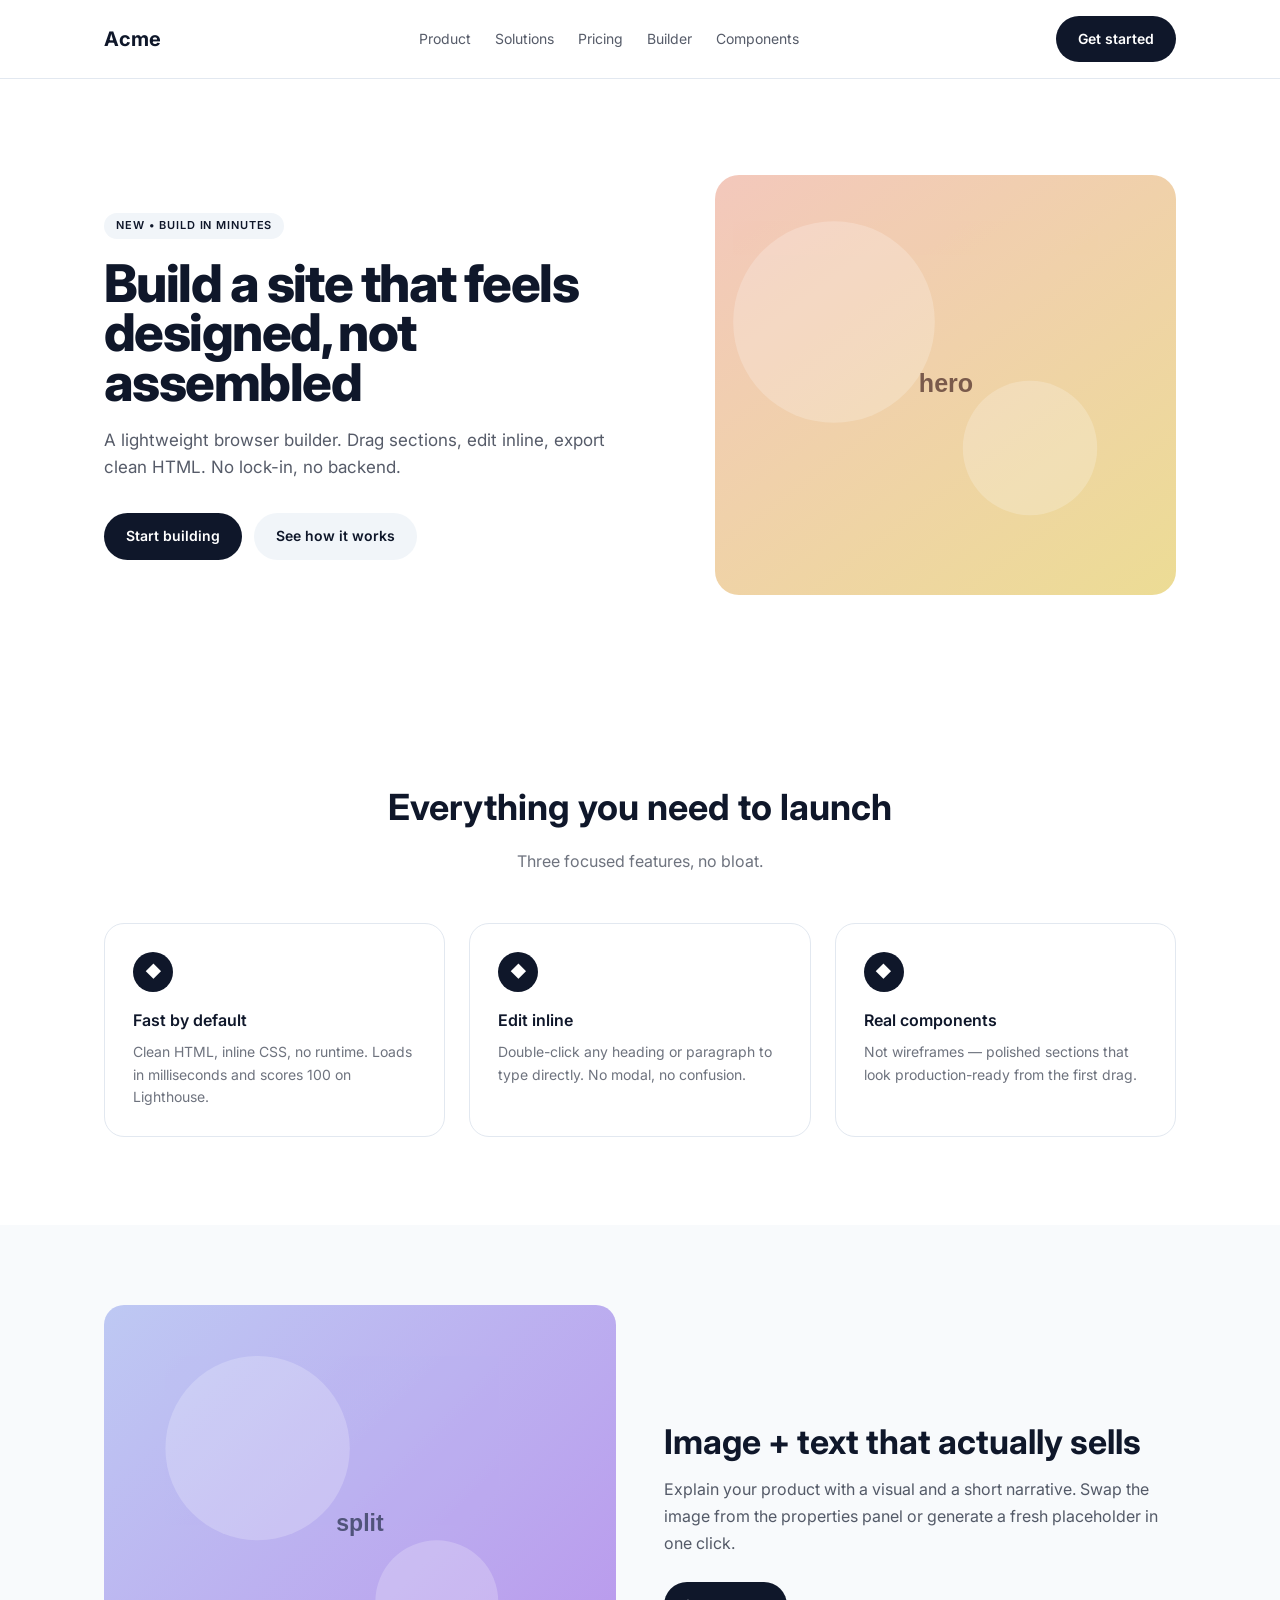
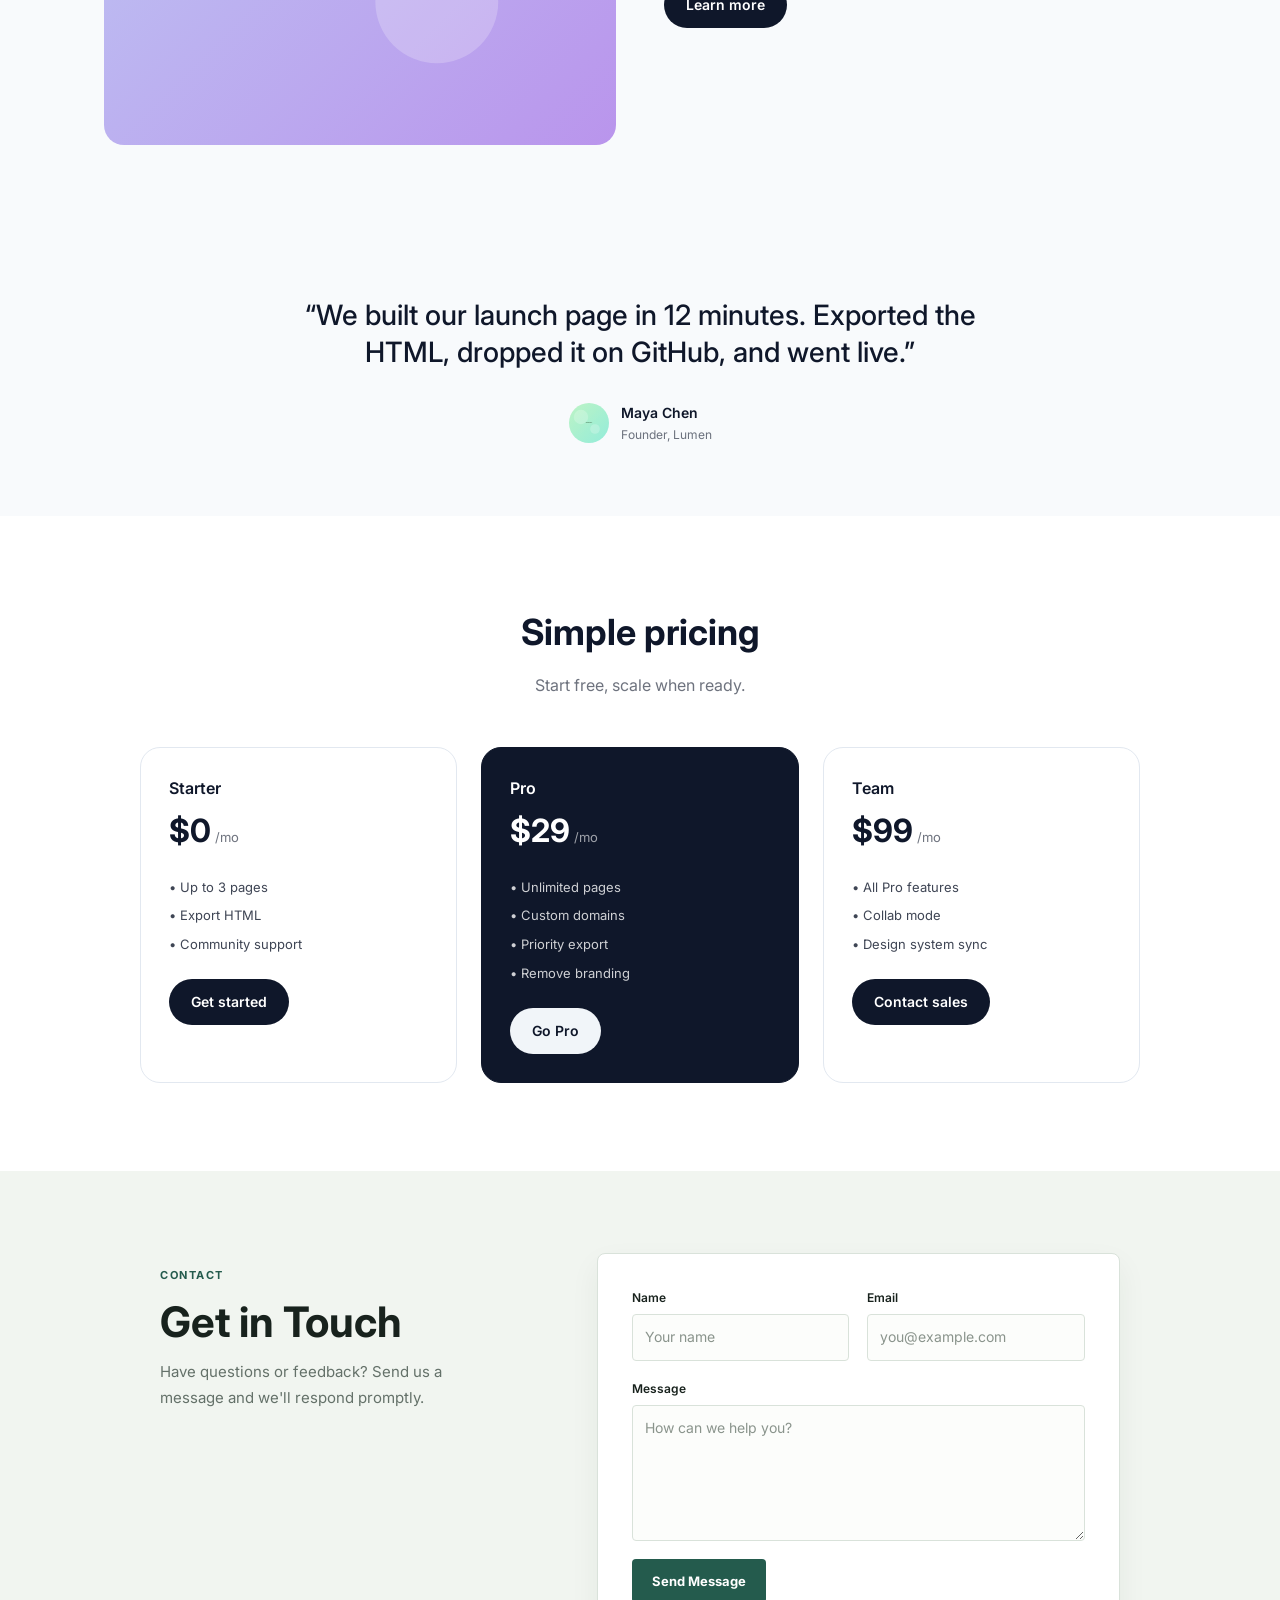
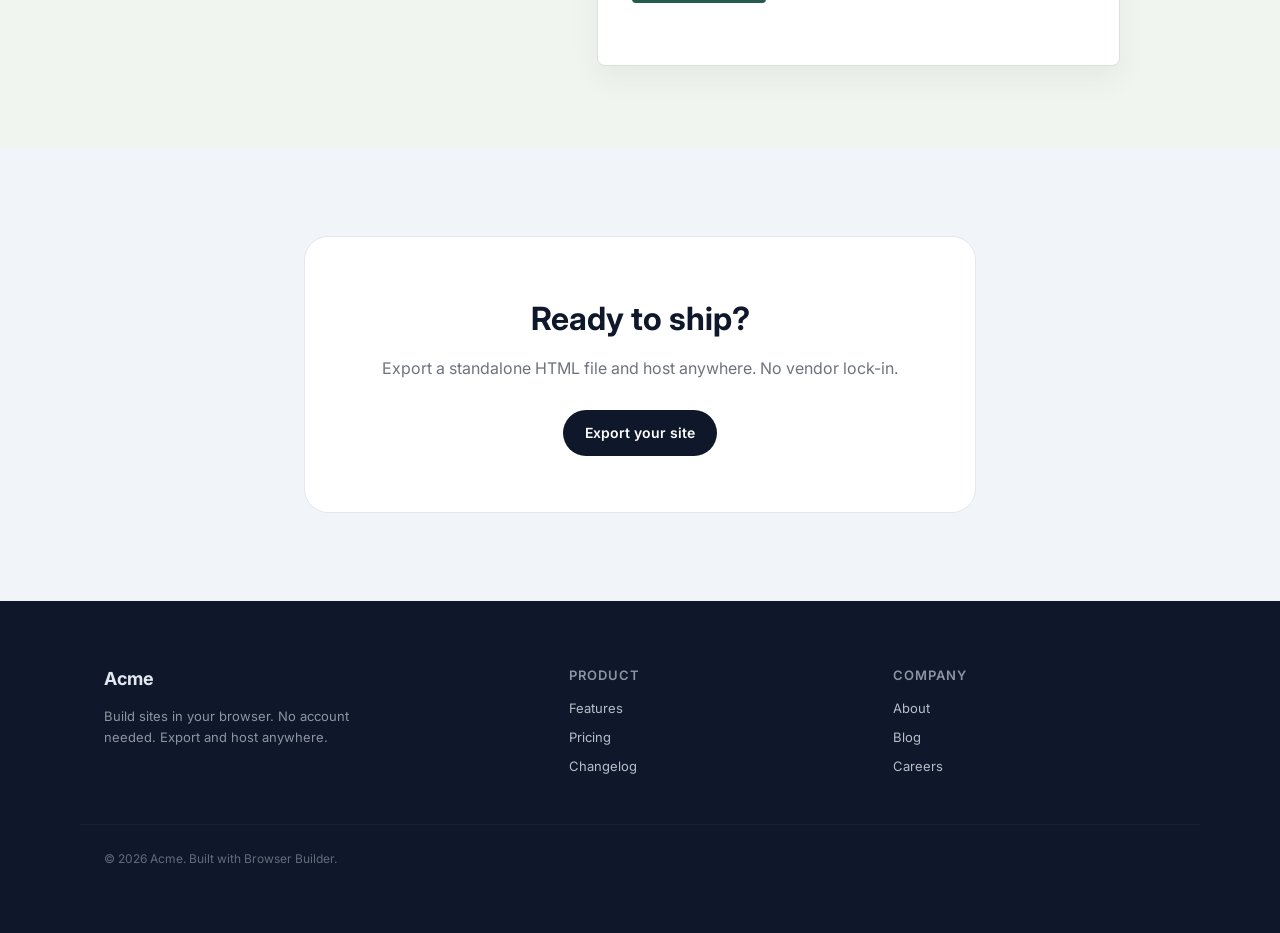
<file: index.html>
<!DOCTYPE html>
<html lang="en">
<head>
<meta charset="UTF-8"><meta name="viewport" content="width=device-width, initial-scale=1">
<title>Morning Light Solutions Web Builder</title>
<link href="https://fonts.googleapis.com/css2?family=Inter:wght@400;600;700;800&display=swap" rel="stylesheet">
<link rel="stylesheet" href="index.css">
<style>
*{box-sizing:border-box} body{margin:0;font-family:Inter, system-ui, -apple-system, sans-serif;color:#0f172a;background:#fff;line-height:1.6;-webkit-font-smoothing:antialiased}
img{max-width:100%} a{color:inherit;text-decoration:none}
@media(max-width:768px){ .grid-2{grid-template-columns:1fr !important} .grid-3{grid-template-columns:1fr !important} }
</style>
</head>
<body>
<header style="background:#ffffff;color:#0f172a;padding:0px 0;border-bottom:1px solid #e2e8f0"><div style="max-width:1120px;margin:0 auto;padding:16px 24px;display:flex;justify-content:space-between;align-items:center"><div style="font-weight:700;font-size:20px">Acme</div><nav style="display:flex;gap:24px;font-size:14px;opacity:.7"><span>Product</span><span>Solutions</span><span>Pricing</span></nav><a href="#" style="display:inline-flex;align-items:center;justify-content:center;padding:12px 22px;border-radius:999px;font-weight:600;font-size:14px;background:#0f172a;color:#fff">Get started</a></div></header>
<section style="background:#ffffff;color:#0f172a;padding:96px 0"><div style="max-width:1120px;margin:0 auto;padding:0 24px"><div style="display:grid;grid-template-columns:1.1fr 0.9fr;gap:48px;align-items:center" class="grid-2"><div><div style="display:inline-flex;background:#f1f5f9;padding:4px 12px;border-radius:999px;font-size:11px;font-weight:600;letter-spacing:.08em;text-transform:uppercase;margin-bottom:20px">New • Build in minutes</div><h1 style="font-size:52px;line-height:.95;font-weight:800;letter-spacing:-0.03em;margin:0 0 20px">Build a site that feels designed, not assembled</h1><p style="font-size:17px;line-height:1.6;opacity:.7;margin:0 0 32px;max-width:520px">A lightweight browser builder. Drag sections, edit inline, export clean HTML. No lock-in, no backend.</p><div style="display:flex;gap:12px"><a href="#" style="display:inline-flex;align-items:center;justify-content:center;padding:12px 22px;border-radius:999px;font-weight:600;font-size:14px;background:#0f172a;color:#fff">Start building</a><a href="#" style="display:inline-flex;padding:12px 22px;border-radius:999px;background:#f1f5f9;font-weight:600;font-size:14px">See how it works</a></div></div><div><img src="data:image/svg+xml,%3Csvg%20xmlns%3D'http%3A%2F%2Fwww.w3.org%2F2000%2Fsvg'%20width%3D'960'%20height%3D'720'%20viewBox%3D'0%200%20960%20720'%3E%3Cdefs%3E%3ClinearGradient%20id%3D'g'%20x1%3D'0'%20y1%3D'0'%20x2%3D'1'%20y2%3D'1'%3E%3Cstop%20offset%3D'0%25'%20stop-color%3D'hsl(10%2070%25%2085%25)'%2F%3E%3Cstop%20offset%3D'100%25'%20stop-color%3D'hsl(50%2070%25%2075%25)'%2F%3E%3C%2FlinearGradient%3E%3C%2Fdefs%3E%3Crect%20width%3D'960'%20height%3D'720'%20fill%3D'url(%23g)'%2F%3E%3Cg%20opacity%3D'0.22'%3E%3Ccircle%20cx%3D'288'%20cy%3D'251.99999999999997'%20r%3D'172.79999999999998'%20fill%3D'white'%2F%3E%3Ccircle%20cx%3D'624'%20cy%3D'468'%20r%3D'115.19999999999999'%20fill%3D'white'%2F%3E%3C%2Fg%3E%3Ctext%20x%3D'50%25'%20y%3D'50%25'%20dominant-baseline%3D'middle'%20text-anchor%3D'middle'%20font-family%3D'Inter%2C%20sans-serif'%20font-weight%3D'700'%20font-size%3D'43'%20fill%3D'hsl(10%2030%25%2025%25)'%20opacity%3D'0.75'%3Ehero%3C%2Ftext%3E%3C%2Fsvg%3E" alt="Hero" style="width:100%;height:420px;object-fit:cover;border-radius:24px;display:block"></div></div></div></section>
<section style="background:#ffffff;color:#0f172a;padding:88px 0;text-align:center"><div style="max-width:1120px;margin:0 auto;padding:0 24px"><div style="max-width:720px;margin:0 auto 48px"><h2 style="font-size:36px;font-weight:700;margin:0 0 12px">Everything you need to launch</h2><p style="opacity:.6;margin:0">Three focused features, no bloat.</p></div><div style="display:grid;grid-template-columns:repeat(3,1fr);gap:24px" class="grid-3"><div style="border:1px solid #e2e8f0;border-radius:20px;padding:28px;text-align:left;background:#fff"><div style="width:40px;height:40px;border-radius:999px;background:#0f172a;color:#fff;display:flex;align-items:center;justify-content:center;margin-bottom:16px">◆</div><div style="font-weight:600;margin-bottom:8px">Fast by default</div><div style="font-size:14px;line-height:1.6;opacity:.6">Clean HTML, inline CSS, no runtime. Loads in milliseconds and scores 100 on Lighthouse.</div></div><div style="border:1px solid #e2e8f0;border-radius:20px;padding:28px;text-align:left;background:#fff"><div style="width:40px;height:40px;border-radius:999px;background:#0f172a;color:#fff;display:flex;align-items:center;justify-content:center;margin-bottom:16px">◆</div><div style="font-weight:600;margin-bottom:8px">Edit inline</div><div style="font-size:14px;line-height:1.6;opacity:.6">Double-click any heading or paragraph to type directly. No modal, no confusion.</div></div><div style="border:1px solid #e2e8f0;border-radius:20px;padding:28px;text-align:left;background:#fff"><div style="width:40px;height:40px;border-radius:999px;background:#0f172a;color:#fff;display:flex;align-items:center;justify-content:center;margin-bottom:16px">◆</div><div style="font-weight:600;margin-bottom:8px">Real components</div><div style="font-size:14px;line-height:1.6;opacity:.6">Not wireframes — polished sections that look production-ready from the first drag.</div></div></div></div></section>
<section style="background:#f8fafc;color:#0f172a;padding:80px 0"><div style="max-width:1120px;margin:0 auto;padding:0 24px"><div style="display:grid;grid-template-columns:1fr 1fr;gap:48px;align-items:center" class="grid-2"><img src="data:image/svg+xml,%3Csvg%20xmlns%3D'http%3A%2F%2Fwww.w3.org%2F2000%2Fsvg'%20width%3D'800'%20height%3D'800'%20viewBox%3D'0%200%20800%20800'%3E%3Cdefs%3E%3ClinearGradient%20id%3D'g'%20x1%3D'0'%20y1%3D'0'%20x2%3D'1'%20y2%3D'1'%3E%3Cstop%20offset%3D'0%25'%20stop-color%3D'hsl(226%2070%25%2085%25)'%2F%3E%3Cstop%20offset%3D'100%25'%20stop-color%3D'hsl(266%2070%25%2075%25)'%2F%3E%3C%2FlinearGradient%3E%3C%2Fdefs%3E%3Crect%20width%3D'800'%20height%3D'800'%20fill%3D'url(%23g)'%2F%3E%3Cg%20opacity%3D'0.22'%3E%3Ccircle%20cx%3D'240'%20cy%3D'280'%20r%3D'144'%20fill%3D'white'%2F%3E%3Ccircle%20cx%3D'520'%20cy%3D'520'%20r%3D'96'%20fill%3D'white'%2F%3E%3C%2Fg%3E%3Ctext%20x%3D'50%25'%20y%3D'50%25'%20dominant-baseline%3D'middle'%20text-anchor%3D'middle'%20font-family%3D'Inter%2C%20sans-serif'%20font-weight%3D'700'%20font-size%3D'36'%20fill%3D'hsl(226%2030%25%2025%25)'%20opacity%3D'0.75'%3Esplit%3C%2Ftext%3E%3C%2Fsvg%3E" alt="Image + text that actually sells" style="width:100%;height:440px;object-fit:cover;border-radius:20px"><div><h2 style="font-size:34px;font-weight:700;line-height:1.1;margin:0 0 16px">Image + text that actually sells</h2><p style="font-size:16px;line-height:1.7;opacity:.7;margin:0 0 24px">Explain your product with a visual and a short narrative. Swap the image from the properties panel or generate a fresh placeholder in one click.</p><a href="#" style="display:inline-flex;align-items:center;justify-content:center;padding:12px 22px;border-radius:999px;font-weight:600;font-size:14px;background:#0f172a;color:#fff">Learn more</a></div></div></div></section>
<section style="background:#f8fafc;color:#0f172a;padding:72px 0;text-align:center"><div style="max-width:720px;margin:0 auto;padding:0 24px"><div style="font-size:28px;line-height:1.3;font-weight:500;margin-bottom:32px">“We built our launch page in 12 minutes. Exported the HTML, dropped it on GitHub, and went live.”</div><div style="display:flex;align-items:center;justify-content:center;gap:12px"><img src="data:image/svg+xml,%3Csvg%20xmlns%3D'http%3A%2F%2Fwww.w3.org%2F2000%2Fsvg'%20width%3D'200'%20height%3D'200'%20viewBox%3D'0%200%20200%20200'%3E%3Cdefs%3E%3ClinearGradient%20id%3D'g'%20x1%3D'0'%20y1%3D'0'%20x2%3D'1'%20y2%3D'1'%3E%3Cstop%20offset%3D'0%25'%20stop-color%3D'hsl(128%2070%25%2085%25)'%2F%3E%3Cstop%20offset%3D'100%25'%20stop-color%3D'hsl(168%2070%25%2075%25)'%2F%3E%3C%2FlinearGradient%3E%3C%2Fdefs%3E%3Crect%20width%3D'200'%20height%3D'200'%20fill%3D'url(%23g)'%2F%3E%3Cg%20opacity%3D'0.22'%3E%3Ccircle%20cx%3D'60'%20cy%3D'70'%20r%3D'36'%20fill%3D'white'%2F%3E%3Ccircle%20cx%3D'130'%20cy%3D'130'%20r%3D'24'%20fill%3D'white'%2F%3E%3C%2Fg%3E%3Ctext%20x%3D'50%25'%20y%3D'50%25'%20dominant-baseline%3D'middle'%20text-anchor%3D'middle'%20font-family%3D'Inter%2C%20sans-serif'%20font-weight%3D'700'%20font-size%3D'9'%20fill%3D'hsl(128%2030%25%2025%25)'%20opacity%3D'0.75'%3Eavatar1%3C%2Ftext%3E%3C%2Fsvg%3E" style="width:40px;height:40px;border-radius:999px;object-fit:cover"><div style="text-align:left"><div style="font-weight:600;font-size:14px">Maya Chen</div><div style="font-size:12px;opacity:.6">Founder, Lumen</div></div></div></div></section>
<section style="background:#ffffff;color:#0f172a;padding:88px 0;text-align:center"><div style="max-width:1120px;margin:0 auto;padding:0 24px"><div style="max-width:640px;margin:0 auto 48px"><h2 style="font-size:36px;font-weight:700;margin:0 0 12px">Simple pricing</h2><p style="opacity:.6;margin:0">Start free, scale when ready.</p></div><div style="display:grid;grid-template-columns:repeat(3,1fr);gap:24px;max-width:1000px;margin:0 auto" class="grid-3"><div style="border-radius:20px;border:1px solid #e2e8f0;padding:28px;text-align:left;background:#fff"><div style="font-weight:600;margin-bottom:4px">Starter</div><div style="display:flex;align-items:baseline;gap:4px;margin-bottom:20px"><span style="font-size:32px;font-weight:700">$0</span><span style="font-size:13px;opacity:.6">/mo</span></div><ul style="list-style:none;padding:0;margin:0 0 24px;display:grid;gap:8px"><li style="font-size:13px;display:flex;gap:8px;opacity:.8">• Up to 3 pages</li><li style="font-size:13px;display:flex;gap:8px;opacity:.8">• Export HTML</li><li style="font-size:13px;display:flex;gap:8px;opacity:.8">• Community support</li></ul><a href="#" style="display:inline-flex;align-items:center;justify-content:center;padding:12px 22px;border-radius:999px;font-weight:600;font-size:14px;background:#0f172a;color:#fff">Get started</a></div><div style="border-radius:20px;border:1px solid #0f172a;padding:28px;text-align:left;background:#0f172a;color:#fff"><div style="font-weight:600;margin-bottom:4px">Pro</div><div style="display:flex;align-items:baseline;gap:4px;margin-bottom:20px"><span style="font-size:32px;font-weight:700">$29</span><span style="font-size:13px;opacity:.6">/mo</span></div><ul style="list-style:none;padding:0;margin:0 0 24px;display:grid;gap:8px"><li style="font-size:13px;display:flex;gap:8px;opacity:.8">• Unlimited pages</li><li style="font-size:13px;display:flex;gap:8px;opacity:.8">• Custom domains</li><li style="font-size:13px;display:flex;gap:8px;opacity:.8">• Priority export</li><li style="font-size:13px;display:flex;gap:8px;opacity:.8">• Remove branding</li></ul><a href="#" style="display:inline-flex;align-items:center;justify-content:center;padding:12px 22px;border-radius:999px;font-weight:600;font-size:14px;background:#f1f5f9;color:#0f172a">Go Pro</a></div><div style="border-radius:20px;border:1px solid #e2e8f0;padding:28px;text-align:left;background:#fff"><div style="font-weight:600;margin-bottom:4px">Team</div><div style="display:flex;align-items:baseline;gap:4px;margin-bottom:20px"><span style="font-size:32px;font-weight:700">$99</span><span style="font-size:13px;opacity:.6">/mo</span></div><ul style="list-style:none;padding:0;margin:0 0 24px;display:grid;gap:8px"><li style="font-size:13px;display:flex;gap:8px;opacity:.8">• All Pro features</li><li style="font-size:13px;display:flex;gap:8px;opacity:.8">• Collab mode</li><li style="font-size:13px;display:flex;gap:8px;opacity:.8">• Design system sync</li></ul><a href="#" style="display:inline-flex;align-items:center;justify-content:center;padding:12px 22px;border-radius:999px;font-weight:600;font-size:14px;background:#0f172a;color:#fff">Contact sales</a></div></div></div></section>
<section class="contact-section" id="contact">
	<div class="contact-container">
		<div class="contact-header">
			<p class="contact-kicker">CONTACT</p>
			<h2>Get in Touch</h2>
			<p>Have questions or feedback? Send us a message and we'll respond promptly.</p>
		</div>
		<form class="contact-form" id="contactForm">
			<div class="form-group">
				<label for="name">Name</label>
				<input type="text" id="name" name="name" placeholder="Your name" autocomplete="name" required>
			</div>
			<div class="form-group">
				<label for="email">Email</label>
				<input type="email" id="email" name="email" placeholder="you@example.com" autocomplete="email" required>
			</div>
			<div class="form-group form-message">
				<label for="message">Message</label>
				<textarea id="message" name="message" rows="5" placeholder="How can we help you?" required></textarea>
			</div>
			<button type="submit" class="submit-btn">Send Message</button>
			<p class="contact-status" id="contactStatus" role="status" aria-live="polite"></p>
		</form>
	</div>
</section>
<section style="background:#f1f5f9;color:#0f172a;padding:88px 0;text-align:center"><div style="max-width:720px;margin:0 auto;padding:0 24px"><div style="border:1px solid #e2e8f0;background:#fff;border-radius:24px;padding:56px 40px"><h2 style="font-size:32px;font-weight:700;margin:0 0 12px">Ready to ship?</h2><p style="opacity:.6;margin:0 0 28px">Export a standalone HTML file and host anywhere. No vendor lock-in.</p><a href="#" style="display:inline-flex;align-items:center;justify-content:center;padding:12px 22px;border-radius:999px;font-weight:600;font-size:14px;background:#0f172a;color:#fff">Export your site</a></div></div></section>
<footer style="background:#0f172a;color:#e2e8f0;padding:64px 0"><div style="max-width:1120px;margin:0 auto;padding:0 24px;display:grid;grid-template-columns:1.2fr .8fr .8fr;gap:40px"><div><div style="font-weight:700;font-size:18px;margin-bottom:12px">Acme</div><div style="font-size:13px;opacity:.6;max-width:300px;line-height:1.6">Build sites in your browser. No account needed. Export and host anywhere.</div></div><div><div style="font-weight:600;font-size:13px;text-transform:uppercase;letter-spacing:.08em;opacity:.6;margin-bottom:12px">Product</div><div style="font-size:13px;opacity:.8;display:grid;gap:8px"><span>Features</span><span>Pricing</span><span>Changelog</span></div></div><div><div style="font-weight:600;font-size:13px;text-transform:uppercase;letter-spacing:.08em;opacity:.6;margin-bottom:12px">Company</div><div style="font-size:13px;opacity:.8;display:grid;gap:8px"><span>About</span><span>Blog</span><span>Careers</span></div></div></div><div style="max-width:1120px;margin:0 auto;padding:24px 24px 0;margin-top:48px;border-top:1px solid rgba(255,255,255,.1);font-size:12px;opacity:.4">© 2026 Acme. Built with Browser Builder.</div></footer>
<script src="index.js"></script>
</body>
</html>
</file>
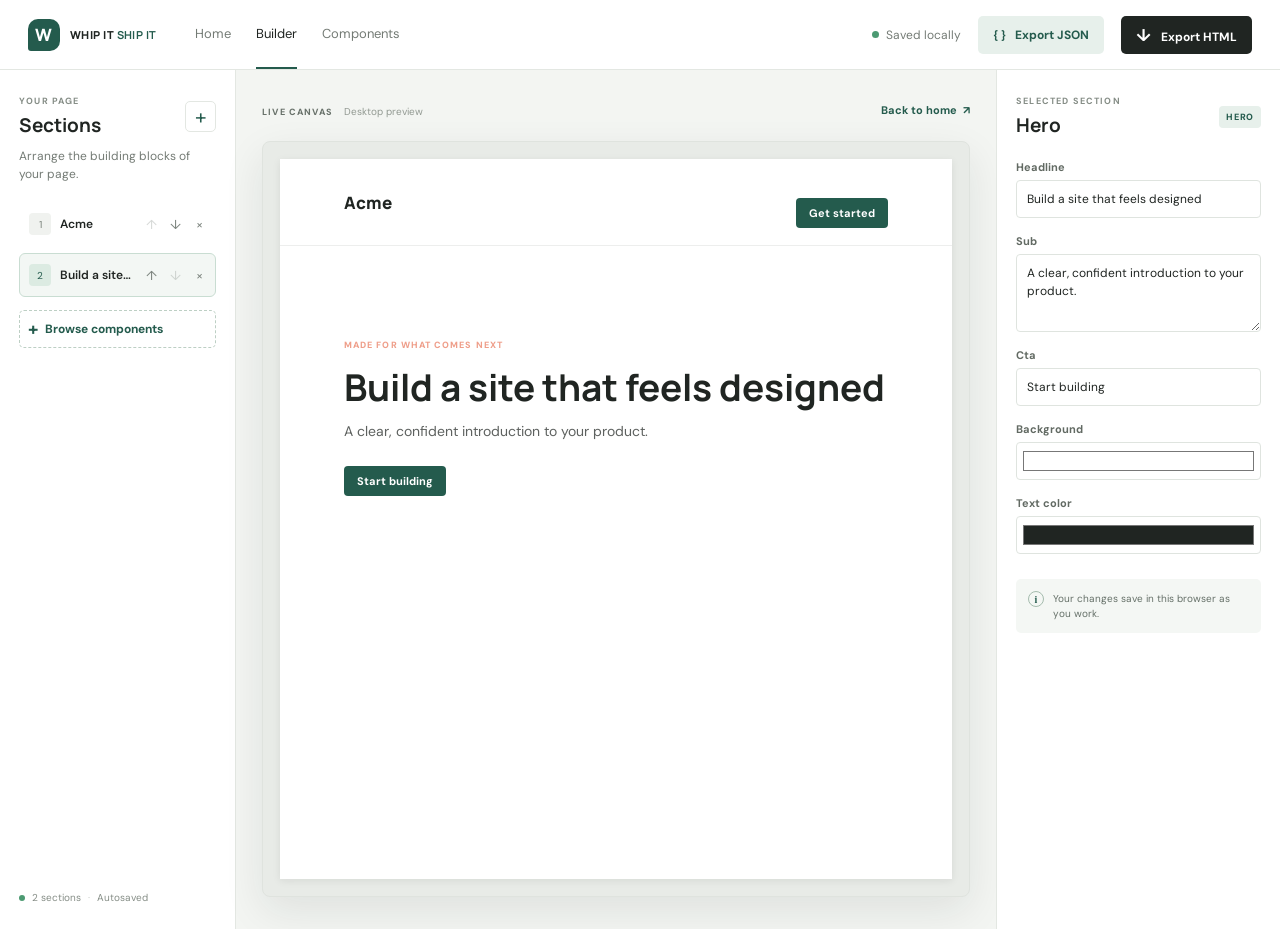
<file: builder.html>
<!doctype html>
<html lang="en">
<head>
	<meta charset="utf-8">
	<meta name="viewport" content="width=device-width, initial-scale=1">
	<meta name="theme-color" content="#f3f5f2">
	<title>Site Builder | Whip It Ship It</title>
	<link rel="preconnect" href="https://fonts.googleapis.com">
	<link rel="preconnect" href="https://fonts.gstatic.com" crossorigin>
	<link href="https://fonts.googleapis.com/css2?family=DM+Sans:wght@400;500;600;700&family=Manrope:wght@500;600;700;800&display=swap" rel="stylesheet">
	<link rel="stylesheet" href="builder.css">
	<script src="builder.js" defer></script>
</head>
<body>
	<div class="app-shell">
		<header class="topbar">
			<a class="brand" href="index.html" aria-label="Whip It Ship It home"><span class="brand-mark">W</span><span>WHIP IT <b>SHIP IT</b></span></a>
			<nav class="topnav" aria-label="Main navigation">
				<a href="index.html">Home</a>
				<a class="active" href="builder.html" aria-current="page">Builder</a>
				<a href="components.html">Components</a>
			</nav>
			<div class="top-actions">
				<span class="save-indicator" id="saveStatus" role="status">Saved locally</span>
				<button class="button button-light" id="exportJSONButton" type="button"><span aria-hidden="true">{ }</span> Export JSON</button>
				<button class="button button-dark" id="exportHTMLButton" type="button"><span aria-hidden="true">↓</span> Export HTML</button>
			</div>
		</header>

		<main class="workspace">
			<aside class="panel layers-panel" aria-labelledby="layersTitle">
				<div class="panel-heading"><div><p class="eyebrow">YOUR PAGE</p><h1 id="layersTitle">Sections</h1></div><a class="icon-button" href="components.html" aria-label="Add a section" title="Add a section">+</a></div>
				<p class="panel-copy">Arrange the building blocks of your page.</p>
				<ol id="blockList" class="block-list" aria-label="Page sections"></ol>
				<a class="add-section-link" href="components.html"><span aria-hidden="true">+</span> Browse components</a>
				<div class="layers-footer"><span class="status-dot"></span><span id="blockCount">0 sections</span><span class="footer-separator">·</span><span>Autosaved</span></div>
			</aside>

			<section class="preview-area" aria-label="Page preview">
				<div class="preview-toolbar"><div><span class="preview-label">LIVE CANVAS</span><span class="preview-size">Desktop preview</span></div><a class="text-link" href="index.html">Back to home <span aria-hidden="true">↗</span></a></div>
				<div class="canvas-frame"><div id="sitePreview" class="site-preview" aria-live="polite"></div></div>
			</section>

			<aside class="panel properties-panel" aria-labelledby="propertiesTitle">
				<div class="panel-heading"><div><p class="eyebrow">SELECTED SECTION</p><h2 id="propertiesTitle">Content</h2></div><span id="selectedType" class="type-tag">HERO</span></div>
				<p id="emptyProperties" class="empty-properties" hidden>Select a section on the left to edit its content.</p>
				<form id="propertiesForm" class="properties-form"></form>
				<div class="properties-help"><span aria-hidden="true">i</span><p>Your changes save in this browser as you work.</p></div>
			</aside>
		</main>
	</div>
	<div id="toast" class="toast" role="status" aria-live="polite"></div>
</body>
</html>
</file>
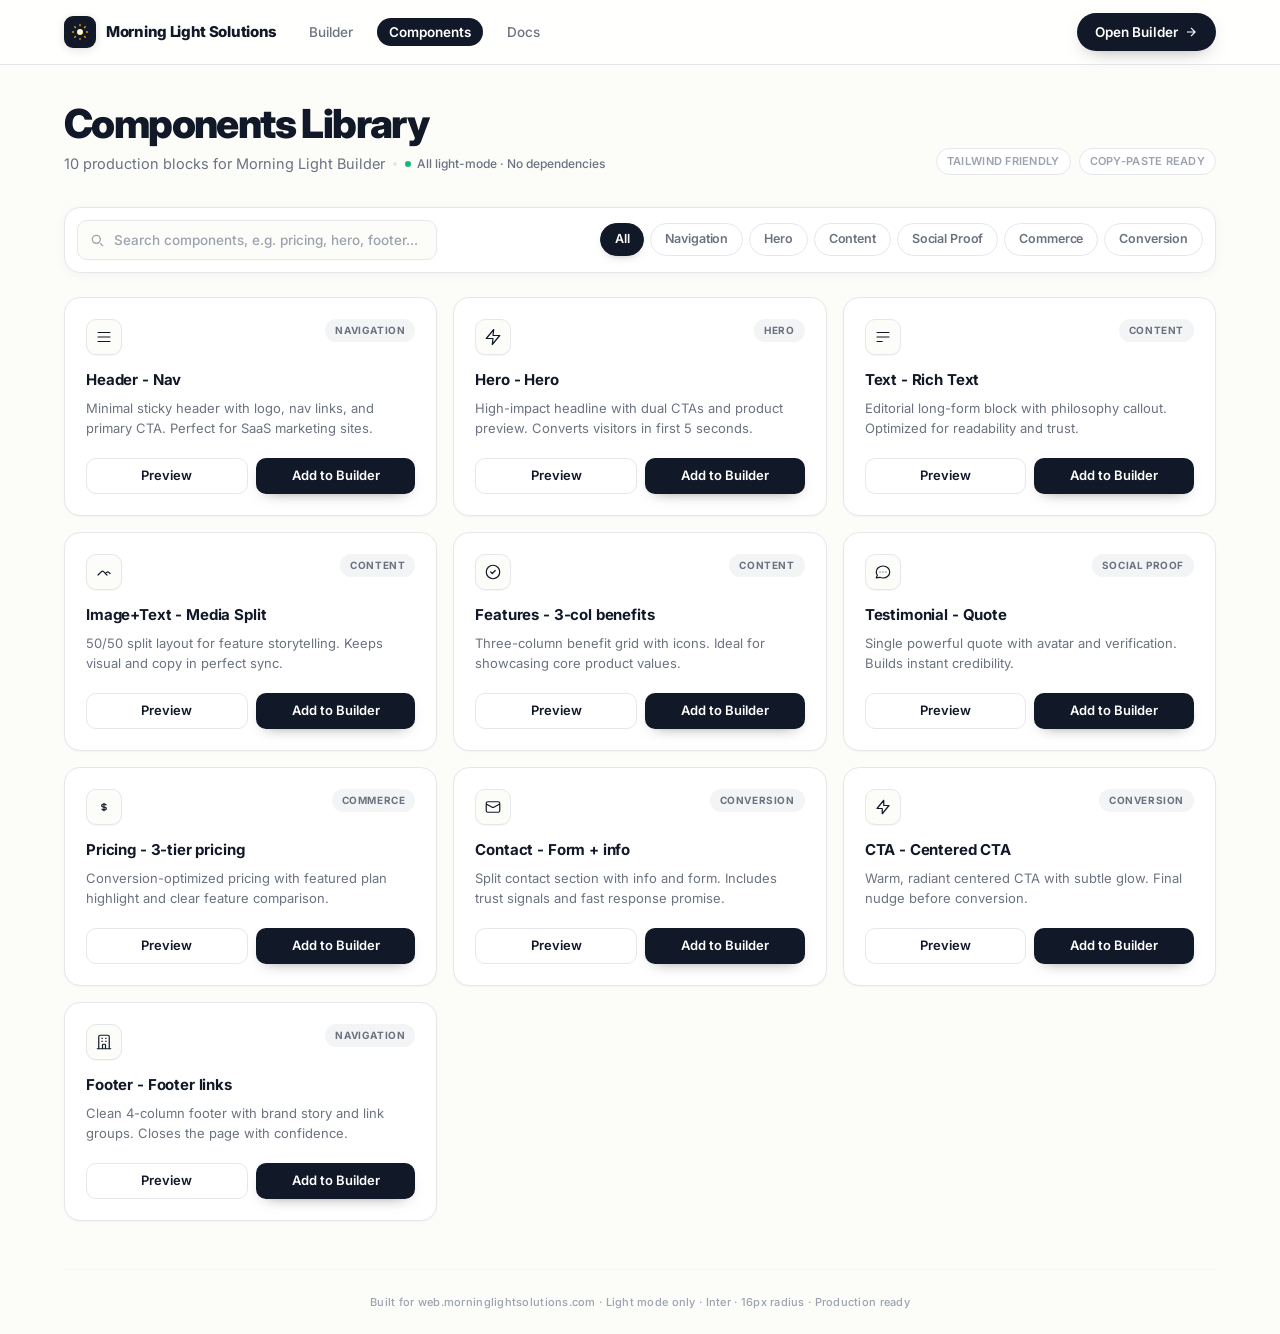
<file: components.html>
<!DOCTYPE html>
<html lang="en">
<head>
  <meta charset="UTF-8">
  <meta name="viewport" content="width=device-width, initial-scale=1">
  <title>React Artifact</title>
  <style>*,:after,:before{--tw-border-spacing-x:0;--tw-border-spacing-y:0;--tw-translate-x:0;--tw-translate-y:0;--tw-rotate:0;--tw-skew-x:0;--tw-skew-y:0;--tw-scale-x:1;--tw-scale-y:1;--tw-pan-x: ;--tw-pan-y: ;--tw-pinch-zoom: ;--tw-scroll-snap-strictness:proximity;--tw-gradient-from-position: ;--tw-gradient-via-position: ;--tw-gradient-to-position: ;--tw-ordinal: ;--tw-slashed-zero: ;--tw-numeric-figure: ;--tw-numeric-spacing: ;--tw-numeric-fraction: ;--tw-ring-inset: ;--tw-ring-offset-width:0px;--tw-ring-offset-color:#fff;--tw-ring-color:rgba(59,130,246,.5);--tw-ring-offset-shadow:0 0 #0000;--tw-ring-shadow:0 0 #0000;--tw-shadow:0 0 #0000;--tw-shadow-colored:0 0 #0000;--tw-blur: ;--tw-brightness: ;--tw-contrast: ;--tw-grayscale: ;--tw-hue-rotate: ;--tw-invert: ;--tw-saturate: ;--tw-sepia: ;--tw-drop-shadow: ;--tw-backdrop-blur: ;--tw-backdrop-brightness: ;--tw-backdrop-contrast: ;--tw-backdrop-grayscale: ;--tw-backdrop-hue-rotate: ;--tw-backdrop-invert: ;--tw-backdrop-opacity: ;--tw-backdrop-saturate: ;--tw-backdrop-sepia: ;--tw-contain-size: ;--tw-contain-layout: ;--tw-contain-paint: ;--tw-contain-style: }::backdrop{--tw-border-spacing-x:0;--tw-border-spacing-y:0;--tw-translate-x:0;--tw-translate-y:0;--tw-rotate:0;--tw-skew-x:0;--tw-skew-y:0;--tw-scale-x:1;--tw-scale-y:1;--tw-pan-x: ;--tw-pan-y: ;--tw-pinch-zoom: ;--tw-scroll-snap-strictness:proximity;--tw-gradient-from-position: ;--tw-gradient-via-position: ;--tw-gradient-to-position: ;--tw-ordinal: ;--tw-slashed-zero: ;--tw-numeric-figure: ;--tw-numeric-spacing: ;--tw-numeric-fraction: ;--tw-ring-inset: ;--tw-ring-offset-width:0px;--tw-ring-offset-color:#fff;--tw-ring-color:rgba(59,130,246,.5);--tw-ring-offset-shadow:0 0 #0000;--tw-ring-shadow:0 0 #0000;--tw-shadow:0 0 #0000;--tw-shadow-colored:0 0 #0000;--tw-blur: ;--tw-brightness: ;--tw-contrast: ;--tw-grayscale: ;--tw-hue-rotate: ;--tw-invert: ;--tw-saturate: ;--tw-sepia: ;--tw-drop-shadow: ;--tw-backdrop-blur: ;--tw-backdrop-brightness: ;--tw-backdrop-contrast: ;--tw-backdrop-grayscale: ;--tw-backdrop-hue-rotate: ;--tw-backdrop-invert: ;--tw-backdrop-opacity: ;--tw-backdrop-saturate: ;--tw-backdrop-sepia: ;--tw-contain-size: ;--tw-contain-layout: ;--tw-contain-paint: ;--tw-contain-style: }/*! tailwindcss v3.4.18 | MIT License | https://tailwindcss.com*/*,:after,:before{box-sizing:border-box;border:0 solid #e5e7eb}:after,:before{--tw-content:""}:host,html{line-height:1.5;-webkit-text-size-adjust:100%;-moz-tab-size:4;-o-tab-size:4;tab-size:4;font-family:ui-sans-serif,system-ui,sans-serif,Apple Color Emoji,Segoe UI Emoji,Segoe UI Symbol,Noto Color Emoji;font-feature-settings:normal;font-variation-settings:normal;-webkit-tap-highlight-color:transparent}body{line-height:inherit}hr{height:0;color:inherit;border-top-width:1px}abbr:where([title]){-webkit-text-decoration:underline dotted;text-decoration:underline dotted}h1,h2,h3,h4,h5,h6{font-size:inherit;font-weight:inherit}a{color:inherit;text-decoration:inherit}b,strong{font-weight:bolder}code,kbd,pre,samp{font-family:ui-monospace,SFMono-Regular,Menlo,Monaco,Consolas,Liberation Mono,Courier New,monospace;font-feature-settings:normal;font-variation-settings:normal;font-size:1em}small{font-size:80%}sub,sup{font-size:75%;line-height:0;position:relative;vertical-align:baseline}sub{bottom:-.25em}sup{top:-.5em}table{text-indent:0;border-color:inherit;border-collapse:collapse}button,input,optgroup,select,textarea{font-family:inherit;font-feature-settings:inherit;font-variation-settings:inherit;font-size:100%;font-weight:inherit;line-height:inherit;letter-spacing:inherit;color:inherit;margin:0;padding:0}button,select{text-transform:none}button,input:where([type=button]),input:where([type=reset]),input:where([type=submit]){-webkit-appearance:button;background-color:transparent;background-image:none}:-moz-focusring{outline:auto}:-moz-ui-invalid{box-shadow:none}progress{vertical-align:baseline}::-webkit-inner-spin-button,::-webkit-outer-spin-button{height:auto}[type=search]{-webkit-appearance:textfield;outline-offset:-2px}::-webkit-search-decoration{-webkit-appearance:none}::-webkit-file-upload-button{-webkit-appearance:button;font:inherit}summary{display:list-item}blockquote,dd,dl,figure,h1,h2,h3,h4,h5,h6,hr,p,pre{margin:0}fieldset{margin:0}fieldset,legend{padding:0}menu,ol,ul{list-style:none;margin:0;padding:0}dialog{padding:0}textarea{resize:vertical}input::-moz-placeholder,textarea::-moz-placeholder{opacity:1;color:#9ca3af}input::placeholder,textarea::placeholder{opacity:1;color:#9ca3af}[role=button],button{cursor:pointer}:disabled{cursor:default}audio,canvas,embed,iframe,img,object,svg,video{display:block;vertical-align:middle}img,video{max-width:100%;height:auto}[hidden]:where(:not([hidden=until-found])){display:none}.pointer-events-none{pointer-events:none}.pointer-events-auto{pointer-events:auto}.visible{visibility:visible}.fixed{position:fixed}.absolute{position:absolute}.relative{position:relative}.sticky{position:sticky}.inset-0{inset:0}.bottom-4{bottom:1rem}.left-3{left:.75rem}.right-4{right:1rem}.right-7{right:1.75rem}.top-0{top:0}.top-1\/2{top:50%}.top-7{top:1.75rem}.z-10{z-index:10}.z-30{z-index:30}.z-\[60\]{z-index:60}.z-\[70\]{z-index:70}.mx-auto{margin-left:auto;margin-right:auto}.mr-2{margin-right:.5rem}.mt-0\.5{margin-top:.125rem}.mt-1{margin-top:.25rem}.mt-12{margin-top:3rem}.mt-16{margin-top:4rem}.mt-2{margin-top:.5rem}.mt-2\.5{margin-top:.625rem}.mt-3{margin-top:.75rem}.mt-4{margin-top:1rem}.mt-5{margin-top:1.25rem}.mt-6{margin-top:1.5rem}.mt-8{margin-top:2rem}.line-clamp-2{overflow:hidden;display:-webkit-box;-webkit-box-orient:vertical;-webkit-line-clamp:2}.block{display:block}.flex{display:flex}.inline-flex{display:inline-flex}.grid{display:grid}.hidden{display:none}.h-1{height:.25rem}.h-1\.5{height:.375rem}.h-10{height:2.5rem}.h-2{height:.5rem}.h-4{height:1rem}.h-7{height:1.75rem}.h-8{height:2rem}.h-9{height:2.25rem}.h-\[36px\]{height:36px}.h-\[40px\]{height:40px}.h-\[64px\]{height:64px}.max-h-\[88vh\]{max-height:88vh}.min-h-\[420px\]{min-height:420px}.min-h-screen{min-height:100vh}.w-1{width:.25rem}.w-1\.5{width:.375rem}.w-10{width:2.5rem}.w-2{width:.5rem}.w-4{width:1rem}.w-7{width:1.75rem}.w-8{width:2rem}.w-9{width:2.25rem}.w-\[92vw\]{width:92vw}.w-full{width:100%}.max-w-\[1200px\]{max-width:1200px}.max-w-\[380px\]{max-width:380px}.max-w-\[980px\]{max-width:980px}.flex-1{flex:1 1 0%}.shrink-0{flex-shrink:0}.grow{flex-grow:1}.-translate-y-1\/2{--tw-translate-y:-50%;transform:translate(var(--tw-translate-x),var(--tw-translate-y)) rotate(var(--tw-rotate)) skewX(var(--tw-skew-x)) skewY(var(--tw-skew-y)) scaleX(var(--tw-scale-x)) scaleY(var(--tw-scale-y))}@keyframes pulse{50%{opacity:.5}}.animate-pulse{animation:pulse 2s cubic-bezier(.4,0,.6,1) infinite}.grid-cols-1{grid-template-columns:repeat(1,minmax(0,1fr))}.flex-col{flex-direction:column}.flex-wrap{flex-wrap:wrap}.items-start{align-items:flex-start}.items-center{align-items:center}.justify-center{justify-content:center}.justify-between{justify-content:space-between}.gap-1{gap:.25rem}.gap-1\.5{gap:.375rem}.gap-2{gap:.5rem}.gap-2\.5{gap:.625rem}.gap-3{gap:.75rem}.gap-4{gap:1rem}.gap-6{gap:1.5rem}.gap-8{gap:2rem}.overflow-auto{overflow:auto}.overflow-hidden{overflow:hidden}.rounded-\[10px\]{border-radius:10px}.rounded-\[12px\]{border-radius:12px}.rounded-\[14px\]{border-radius:14px}.rounded-\[15px\]{border-radius:15px}.rounded-\[16px\]{border-radius:16px}.rounded-\[20px\]{border-radius:20px}.rounded-\[9px\]{border-radius:9px}.rounded-full{border-radius:9999px}.border{border-width:1px}.border-b{border-bottom-width:1px}.border-t{border-top-width:1px}.border-dashed{border-style:dashed}.border-\[\#111827\]{--tw-border-opacity:1;border-color:rgb(17 24 39/var(--tw-border-opacity,1))}.border-\[\#e5e7eb\]{--tw-border-opacity:1;border-color:rgb(229 231 235/var(--tw-border-opacity,1))}.border-\[\#f3f4f6\]{--tw-border-opacity:1;border-color:rgb(243 244 246/var(--tw-border-opacity,1))}.border-amber-200{--tw-border-opacity:1;border-color:rgb(253 230 138/var(--tw-border-opacity,1))}.bg-\[\#111827\]{--tw-bg-opacity:1;background-color:rgb(17 24 39/var(--tw-bg-opacity,1))}.bg-\[\#111827\]\/30{background-color:rgba(17,24,39,.3)}.bg-\[\#e5e7eb\]{--tw-bg-opacity:1;background-color:rgb(229 231 235/var(--tw-bg-opacity,1))}.bg-\[\#f3f4f6\]{--tw-bg-opacity:1;background-color:rgb(243 244 246/var(--tw-bg-opacity,1))}.bg-\[\#fcfcf9\]{--tw-bg-opacity:1;background-color:rgb(252 252 249/var(--tw-bg-opacity,1))}.bg-amber-50{--tw-bg-opacity:1;background-color:rgb(255 251 235/var(--tw-bg-opacity,1))}.bg-amber-50\/60{background-color:rgba(255,251,235,.6)}.bg-amber-500{--tw-bg-opacity:1;background-color:rgb(245 158 11/var(--tw-bg-opacity,1))}.bg-emerald-400{--tw-bg-opacity:1;background-color:rgb(52 211 153/var(--tw-bg-opacity,1))}.bg-emerald-500{--tw-bg-opacity:1;background-color:rgb(16 185 129/var(--tw-bg-opacity,1))}.bg-white{--tw-bg-opacity:1;background-color:rgb(255 255 255/var(--tw-bg-opacity,1))}.bg-white\/80{background-color:hsla(0,0%,100%,.8)}.p-1{padding:.25rem}.p-12{padding:3rem}.p-3{padding:.75rem}.p-3\.5{padding:.875rem}.p-4{padding:1rem}.p-5{padding:1.25rem}.p-\[1px\]{padding:1px}.px-2\.5{padding-left:.625rem;padding-right:.625rem}.px-3{padding-left:.75rem;padding-right:.75rem}.px-3\.5{padding-left:.875rem;padding-right:.875rem}.px-4{padding-left:1rem;padding-right:1rem}.px-6{padding-left:1.5rem;padding-right:1.5rem}.px-\[18px\]{padding-left:18px;padding-right:18px}.py-1{padding-top:.25rem;padding-bottom:.25rem}.py-1\.5{padding-top:.375rem;padding-bottom:.375rem}.py-2{padding-top:.5rem;padding-bottom:.5rem}.py-3{padding-top:.75rem;padding-bottom:.75rem}.py-4{padding-top:1rem;padding-bottom:1rem}.py-\[9px\]{padding-top:9px;padding-bottom:9px}.pb-6{padding-bottom:1.5rem}.pl-9{padding-left:2.25rem}.pr-3{padding-right:.75rem}.pt-10{padding-top:2.5rem}.pt-6{padding-top:1.5rem}.text-center{text-align:center}.text-\[10px\]{font-size:10px}.text-\[11\.5px\]{font-size:11.5px}.text-\[11px\]{font-size:11px}.text-\[12\.5px\]{font-size:12.5px}.text-\[12px\]{font-size:12px}.text-\[13\.5px\]{font-size:13.5px}.text-\[13px\]{font-size:13px}.text-\[14\.5px\]{font-size:14.5px}.text-\[14px\]{font-size:14px}.text-\[15px\]{font-size:15px}.text-\[34px\]{font-size:34px}.font-\[800\]{font-weight:800}.font-\[850\]{font-weight:850}.font-bold{font-weight:700}.font-medium{font-weight:500}.font-semibold{font-weight:600}.leading-\[0\.95\]{line-height:.95}.leading-\[1\.4\]{line-height:1.4}.leading-\[1\.55\]{line-height:1.55}.leading-\[1\.6\]{line-height:1.6}.leading-none{line-height:1}.leading-tight{line-height:1.25}.tracking-\[-0\.01em\]{letter-spacing:-.01em}.tracking-\[-0\.02em\]{letter-spacing:-.02em}.tracking-\[-0\.04em\]{letter-spacing:-.04em}.tracking-\[0\.06em\]{letter-spacing:.06em}.tracking-wide{letter-spacing:.025em}.text-\[\#111827\]{--tw-text-opacity:1;color:rgb(17 24 39/var(--tw-text-opacity,1))}.text-\[\#6b7280\]{--tw-text-opacity:1;color:rgb(107 114 128/var(--tw-text-opacity,1))}.text-\[\#9ca3af\]{--tw-text-opacity:1;color:rgb(156 163 175/var(--tw-text-opacity,1))}.text-\[\#e5e7eb\]{--tw-text-opacity:1;color:rgb(229 231 235/var(--tw-text-opacity,1))}.text-amber-600{--tw-text-opacity:1;color:rgb(217 119 6/var(--tw-text-opacity,1))}.text-amber-800{--tw-text-opacity:1;color:rgb(146 64 14/var(--tw-text-opacity,1))}.text-emerald-700{--tw-text-opacity:1;color:rgb(4 120 87/var(--tw-text-opacity,1))}.text-white{--tw-text-opacity:1;color:rgb(255 255 255/var(--tw-text-opacity,1))}.shadow{--tw-shadow:0 1px 3px 0 rgba(0,0,0,.1),0 1px 2px -1px rgba(0,0,0,.1);--tw-shadow-colored:0 1px 3px 0 var(--tw-shadow-color),0 1px 2px -1px var(--tw-shadow-color)}.shadow,.shadow-\[0_16px_32px_-12px_rgba\(0\2c 0\2c 0\2c 0\.22\)\]{box-shadow:var(--tw-ring-offset-shadow,0 0 #0000),var(--tw-ring-shadow,0 0 #0000),var(--tw-shadow)}.shadow-\[0_16px_32px_-12px_rgba\(0\2c 0\2c 0\2c 0\.22\)\]{--tw-shadow:0 16px 32px -12px rgba(0,0,0,.22);--tw-shadow-colored:0 16px 32px -12px var(--tw-shadow-color)}.shadow-\[0_1px_1px_rgba\(0\2c 0\2c 0\2c 0\.04\)\]{--tw-shadow:0 1px 1px rgba(0,0,0,.04);--tw-shadow-colored:0 1px 1px var(--tw-shadow-color);box-shadow:var(--tw-ring-offset-shadow,0 0 #0000),var(--tw-ring-shadow,0 0 #0000),var(--tw-shadow)}.shadow-\[0_1px_2px_rgba\(0\2c 0\2c 0\2c 0\.04\)\]{--tw-shadow:0 1px 2px rgba(0,0,0,.04);--tw-shadow-colored:0 1px 2px var(--tw-shadow-color);box-shadow:var(--tw-ring-offset-shadow,0 0 #0000),var(--tw-ring-shadow,0 0 #0000),var(--tw-shadow)}.shadow-\[0_24px_64px_-24px_rgba\(0\2c 0\2c 0\2c 0\.4\)\]{--tw-shadow:0 24px 64px -24px rgba(0,0,0,.4);--tw-shadow-colored:0 24px 64px -24px var(--tw-shadow-color);box-shadow:var(--tw-ring-offset-shadow,0 0 #0000),var(--tw-ring-shadow,0 0 #0000),var(--tw-shadow)}.shadow-\[0_2px_10px_rgba\(0\2c 0\2c 0\2c 0\.12\)\]{--tw-shadow:0 2px 10px rgba(0,0,0,.12);--tw-shadow-colored:0 2px 10px var(--tw-shadow-color);box-shadow:var(--tw-ring-offset-shadow,0 0 #0000),var(--tw-ring-shadow,0 0 #0000),var(--tw-shadow)}.shadow-\[0_2px_12px_rgba\(0\2c 0\2c 0\2c 0\.04\)\]{--tw-shadow:0 2px 12px rgba(0,0,0,.04);--tw-shadow-colored:0 2px 12px var(--tw-shadow-color);box-shadow:var(--tw-ring-offset-shadow,0 0 #0000),var(--tw-ring-shadow,0 0 #0000),var(--tw-shadow)}.shadow-\[0_4px_12px_-8px_rgba\(0\2c 0\2c 0\2c 0\.6\)\]{--tw-shadow:0 4px 12px -8px rgba(0,0,0,.6);--tw-shadow-colored:0 4px 12px -8px var(--tw-shadow-color);box-shadow:var(--tw-ring-offset-shadow,0 0 #0000),var(--tw-ring-shadow,0 0 #0000),var(--tw-shadow)}.shadow-\[0_4px_12px_rgba\(0\2c 0\2c 0\2c 0\.15\)\]{--tw-shadow:0 4px 12px rgba(0,0,0,.15);--tw-shadow-colored:0 4px 12px var(--tw-shadow-color);box-shadow:var(--tw-ring-offset-shadow,0 0 #0000),var(--tw-ring-shadow,0 0 #0000),var(--tw-shadow)}.shadow-\[0_6px_16px_-10px_rgba\(0\2c 0\2c 0\2c 0\.6\)\]{--tw-shadow:0 6px 16px -10px rgba(0,0,0,.6);--tw-shadow-colored:0 6px 16px -10px var(--tw-shadow-color);box-shadow:var(--tw-ring-offset-shadow,0 0 #0000),var(--tw-ring-shadow,0 0 #0000),var(--tw-shadow)}.shadow-\[0_6px_20px_-10px_rgba\(0\2c 0\2c 0\2c 0\.5\)\]{--tw-shadow:0 6px 20px -10px rgba(0,0,0,.5);--tw-shadow-colored:0 6px 20px -10px var(--tw-shadow-color)}.shadow-\[0_6px_20px_-10px_rgba\(0\2c 0\2c 0\2c 0\.5\)\],.shadow-sm{box-shadow:var(--tw-ring-offset-shadow,0 0 #0000),var(--tw-ring-shadow,0 0 #0000),var(--tw-shadow)}.shadow-sm{--tw-shadow:0 1px 2px 0 rgba(0,0,0,.05);--tw-shadow-colored:0 1px 2px 0 var(--tw-shadow-color)}.outline-none{outline:2px solid transparent;outline-offset:2px}.filter{filter:var(--tw-blur) var(--tw-brightness) var(--tw-contrast) var(--tw-grayscale) var(--tw-hue-rotate) var(--tw-invert) var(--tw-saturate) var(--tw-sepia) var(--tw-drop-shadow)}.backdrop-blur-\[6px\]{--tw-backdrop-blur:blur(6px)}.backdrop-blur-\[6px\],.backdrop-blur-xl{backdrop-filter:var(--tw-backdrop-blur) var(--tw-backdrop-brightness) var(--tw-backdrop-contrast) var(--tw-backdrop-grayscale) var(--tw-backdrop-hue-rotate) var(--tw-backdrop-invert) var(--tw-backdrop-opacity) var(--tw-backdrop-saturate) var(--tw-backdrop-sepia)}.backdrop-blur-xl{--tw-backdrop-blur:blur(24px)}.transition-all{transition-property:all;transition-timing-function:cubic-bezier(.4,0,.2,1);transition-duration:.15s}.transition-colors{transition-property:color,background-color,border-color,text-decoration-color,fill,stroke;transition-timing-function:cubic-bezier(.4,0,.2,1);transition-duration:.15s}.duration-300{transition-duration:.3s}#root,body,html{min-height:100%}body{margin:0;font-family:ui-sans-serif,system-ui,-apple-system,BlinkMacSystemFont,Segoe UI,sans-serif}[role=button]:not([aria-disabled=true]),button:not(:disabled),label[for],select:not(:disabled),summary{cursor:pointer}.selection\:bg-amber-200\/60 ::-moz-selection{background-color:hsla(48,97%,77%,.6)}.selection\:bg-amber-200\/60 ::selection{background-color:hsla(48,97%,77%,.6)}.selection\:bg-amber-200\/60::-moz-selection{background-color:hsla(48,97%,77%,.6)}.selection\:bg-amber-200\/60::selection{background-color:hsla(48,97%,77%,.6)}.placeholder\:text-\[\#9ca3af\]::-moz-placeholder{--tw-text-opacity:1;color:rgb(156 163 175/var(--tw-text-opacity,1))}.placeholder\:text-\[\#9ca3af\]::placeholder{--tw-text-opacity:1;color:rgb(156 163 175/var(--tw-text-opacity,1))}.hover\:-translate-y-1:hover{--tw-translate-y:-0.25rem;transform:translate(var(--tw-translate-x),var(--tw-translate-y)) rotate(var(--tw-rotate)) skewX(var(--tw-skew-x)) skewY(var(--tw-skew-y)) scaleX(var(--tw-scale-x)) scaleY(var(--tw-scale-y))}.hover\:border-\[\#111827\]\/20:hover{border-color:rgba(17,24,39,.2)}.hover\:bg-\[\#e5e7eb\]:hover{--tw-bg-opacity:1;background-color:rgb(229 231 235/var(--tw-bg-opacity,1))}.hover\:bg-\[\#f9fafb\]:hover{--tw-bg-opacity:1;background-color:rgb(249 250 251/var(--tw-bg-opacity,1))}.hover\:bg-black:hover{--tw-bg-opacity:1;background-color:rgb(0 0 0/var(--tw-bg-opacity,1))}.hover\:text-\[\#111827\]:hover{--tw-text-opacity:1;color:rgb(17 24 39/var(--tw-text-opacity,1))}.hover\:shadow-\[0_16px_32px_-16px_rgba\(0\2c 0\2c 0\2c 0\.18\)\2c 0_4px_12px_rgba\(0\2c 0\2c 0\2c 0\.04\)\]:hover{--tw-shadow:0 16px 32px -16px rgba(0,0,0,.18),0 4px 12px rgba(0,0,0,.04);--tw-shadow-colored:0 16px 32px -16px var(--tw-shadow-color),0 4px 12px var(--tw-shadow-color);box-shadow:var(--tw-ring-offset-shadow,0 0 #0000),var(--tw-ring-shadow,0 0 #0000),var(--tw-shadow)}.hover\:shadow-\[0_8px_24px_-12px_rgba\(0\2c 0\2c 0\2c 0\.6\)\]:hover{--tw-shadow:0 8px 24px -12px rgba(0,0,0,.6);--tw-shadow-colored:0 8px 24px -12px var(--tw-shadow-color);box-shadow:var(--tw-ring-offset-shadow,0 0 #0000),var(--tw-ring-shadow,0 0 #0000),var(--tw-shadow)}.focus\:border-\[\#111827\]:focus{--tw-border-opacity:1;border-color:rgb(17 24 39/var(--tw-border-opacity,1))}.focus\:bg-white:focus{--tw-bg-opacity:1;background-color:rgb(255 255 255/var(--tw-bg-opacity,1))}.focus\:ring-2:focus{--tw-ring-offset-shadow:var(--tw-ring-inset) 0 0 0 var(--tw-ring-offset-width) var(--tw-ring-offset-color);--tw-ring-shadow:var(--tw-ring-inset) 0 0 0 calc(2px + var(--tw-ring-offset-width)) var(--tw-ring-color);box-shadow:var(--tw-ring-offset-shadow),var(--tw-ring-shadow),var(--tw-shadow,0 0 #0000)}.focus\:ring-\[\#111827\]\/10:focus{--tw-ring-color:rgba(17,24,39,.1)}@media (min-width:640px){.sm\:grid-cols-2{grid-template-columns:repeat(2,minmax(0,1fr))}}@media (min-width:768px){.md\:inline-block{display:inline-block}.md\:flex{display:flex}.md\:inline-flex{display:inline-flex}.md\:hidden{display:none}.md\:max-w-\[360px\]{max-width:360px}.md\:flex-row{flex-direction:row}.md\:items-end{align-items:flex-end}.md\:items-center{align-items:center}.md\:justify-between{justify-content:space-between}.md\:text-\[40px\]{font-size:40px}}@media (min-width:1024px){.lg\:grid-cols-3{grid-template-columns:repeat(3,minmax(0,1fr))}}</style>
</head>
<body>
  <div id="root"></div>
  
  <script type="module">var Wc=Object.create;var{getPrototypeOf:$c,defineProperty:Ml,getOwnPropertyNames:Qc}=Object;var jc=Object.prototype.hasOwnProperty;var gt=(e,t,n)=>{n=e!=null?Wc($c(e)):{};let r=t||!e||!e.__esModule?Ml(n,"default",{value:e,enumerable:!0}):n;for(let l of Qc(e))if(!jc.call(r,l))Ml(r,l,{get:()=>e[l],enumerable:!0});return r};var sr=(e,t)=>()=>(t||e((t={exports:{}}).exports,t),t.exports);var Yc=(e,t)=>{for(var n in t)Ml(e,n,{get:t[n],enumerable:!0,configurable:!0,set:(r)=>t[n]=()=>r})};var Kc=(e,t)=>()=>(e&&(t=e(e=0)),t);var fn=sr((cd)=>{var dn=Symbol.for("react.element"),Xc=Symbol.for("react.portal"),Gc=Symbol.for("react.fragment"),Zc=Symbol.for("react.strict_mode"),Jc=Symbol.for("react.profiler"),qc=Symbol.for("react.provider"),ed=Symbol.for("react.context"),td=Symbol.for("react.forward_ref"),nd=Symbol.for("react.suspense"),rd=Symbol.for("react.memo"),ld=Symbol.for("react.lazy"),tu=Symbol.iterator;function id(e){if(e===null||typeof e!=="object")return null;return e=tu&&e[tu]||e["@@iterator"],typeof e==="function"?e:null}var lu={isMounted:function(){return!1},enqueueForceUpdate:function(){},enqueueReplaceState:function(){},enqueueSetState:function(){}},iu=Object.assign,ou={};function It(e,t,n){this.props=e,this.context=t,this.refs=ou,this.updater=n||lu}It.prototype.isReactComponent={};It.prototype.setState=function(e,t){if(typeof e!=="object"&&typeof e!=="function"&&e!=null)throw Error("setState(...): takes an object of state variables to update or a function which returns an object of state variables.");this.updater.enqueueSetState(this,e,t,"setState")};It.prototype.forceUpdate=function(e){this.updater.enqueueForceUpdate(this,e,"forceUpdate")};function uu(){}uu.prototype=It.prototype;function Il(e,t,n){this.props=e,this.context=t,this.refs=ou,this.updater=n||lu}var Ol=Il.prototype=new uu;Ol.constructor=Il;iu(Ol,It.prototype);Ol.isPureReactComponent=!0;var nu=Array.isArray,su=Object.prototype.hasOwnProperty,Fl={current:null},au={key:!0,ref:!0,__self:!0,__source:!0};function cu(e,t,n){var r,l={},i=null,o=null;if(t!=null)for(r in t.ref!==void 0&&(o=t.ref),t.key!==void 0&&(i=""+t.key),t)su.call(t,r)&&!au.hasOwnProperty(r)&&(l[r]=t[r]);var u=arguments.length-2;if(u===1)l.children=n;else if(1<u){for(var s=Array(u),d=0;d<u;d++)s[d]=arguments[d+2];l.children=s}if(e&&e.defaultProps)for(r in u=e.defaultProps,u)l[r]===void 0&&(l[r]=u[r]);return{$$typeof:dn,type:e,key:i,ref:o,props:l,_owner:Fl.current}}function od(e,t){return{$$typeof:dn,type:e.type,key:t,ref:e.ref,props:e.props,_owner:e._owner}}function Dl(e){return typeof e==="object"&&e!==null&&e.$$typeof===dn}function ud(e){var t={"=":"=0",":":"=2"};return"$"+e.replace(/[=:]/g,function(n){return t[n]})}var ru=/\/+/g;function Rl(e,t){return typeof e==="object"&&e!==null&&e.key!=null?ud(""+e.key):t.toString(36)}function cr(e,t,n,r,l){var i=typeof e;if(i==="undefined"||i==="boolean")e=null;var o=!1;if(e===null)o=!0;else switch(i){case"string":case"number":o=!0;break;case"object":switch(e.$$typeof){case dn:case Xc:o=!0}}if(o)return o=e,l=l(o),e=r===""?"."+Rl(o,0):r,nu(l)?(n="",e!=null&&(n=e.replace(ru,"$&/")+"/"),cr(l,t,n,"",function(d){return d})):l!=null&&(Dl(l)&&(l=od(l,n+(!l.key||o&&o.key===l.key?"":(""+l.key).replace(ru,"$&/")+"/")+e)),t.push(l)),1;if(o=0,r=r===""?".":r+":",nu(e))for(var u=0;u<e.length;u++){i=e[u];var s=r+Rl(i,u);o+=cr(i,t,n,s,l)}else if(s=id(e),typeof s==="function")for(e=s.call(e),u=0;!(i=e.next()).done;)i=i.value,s=r+Rl(i,u++),o+=cr(i,t,n,s,l);else if(i==="object")throw t=String(e),Error("Objects are not valid as a React child (found: "+(t==="[object Object]"?"object with keys {"+Object.keys(e).join(", ")+"}":t)+"). If you meant to render a collection of children, use an array instead.");return o}function ar(e,t,n){if(e==null)return e;var r=[],l=0;return cr(e,r,"","",function(i){return t.call(n,i,l++)}),r}function sd(e){if(e._status===-1){var t=e._result;t=t(),t.then(function(n){if(e._status===0||e._status===-1)e._status=1,e._result=n},function(n){if(e._status===0||e._status===-1)e._status=2,e._result=n}),e._status===-1&&(e._status=0,e._result=t)}if(e._status===1)return e._result.default;throw e._result}var ne={current:null},dr={transition:null},ad={ReactCurrentDispatcher:ne,ReactCurrentBatchConfig:dr,ReactCurrentOwner:Fl};function du(){throw Error("act(...) is not supported in production builds of React.")}cd.Children={map:ar,forEach:function(e,t,n){ar(e,function(){t.apply(this,arguments)},n)},count:function(e){var t=0;return ar(e,function(){t++}),t},toArray:function(e){return ar(e,function(t){return t})||[]},only:function(e){if(!Dl(e))throw Error("React.Children.only expected to receive a single React element child.");return e}};cd.Component=It;cd.Fragment=Gc;cd.Profiler=Jc;cd.PureComponent=Il;cd.StrictMode=Zc;cd.Suspense=nd;cd.__SECRET_INTERNALS_DO_NOT_USE_OR_YOU_WILL_BE_FIRED=ad;cd.act=du;cd.cloneElement=function(e,t,n){if(e===null||e===void 0)throw Error("React.cloneElement(...): The argument must be a React element, but you passed "+e+".");var r=iu({},e.props),l=e.key,i=e.ref,o=e._owner;if(t!=null){if(t.ref!==void 0&&(i=t.ref,o=Fl.current),t.key!==void 0&&(l=""+t.key),e.type&&e.type.defaultProps)var u=e.type.defaultProps;for(s in t)su.call(t,s)&&!au.hasOwnProperty(s)&&(r[s]=t[s]===void 0&&u!==void 0?u[s]:t[s])}var s=arguments.length-2;if(s===1)r.children=n;else if(1<s){u=Array(s);for(var d=0;d<s;d++)u[d]=arguments[d+2];r.children=u}return{$$typeof:dn,type:e.type,key:l,ref:i,props:r,_owner:o}};cd.createContext=function(e){return e={$$typeof:ed,_currentValue:e,_currentValue2:e,_threadCount:0,Provider:null,Consumer:null,_defaultValue:null,_globalName:null},e.Provider={$$typeof:qc,_context:e},e.Consumer=e};cd.createElement=cu;cd.createFactory=function(e){var t=cu.bind(null,e);return t.type=e,t};cd.createRef=function(){return{current:null}};cd.forwardRef=function(e){return{$$typeof:td,render:e}};cd.isValidElement=Dl;cd.lazy=function(e){return{$$typeof:ld,_payload:{_status:-1,_result:e},_init:sd}};cd.memo=function(e,t){return{$$typeof:rd,type:e,compare:t===void 0?null:t}};cd.startTransition=function(e){var t=dr.transition;dr.transition={};try{e()}finally{dr.transition=t}};cd.unstable_act=du;cd.useCallback=function(e,t){return ne.current.useCallback(e,t)};cd.useContext=function(e){return ne.current.useContext(e)};cd.useDebugValue=function(){};cd.useDeferredValue=function(e){return ne.current.useDeferredValue(e)};cd.useEffect=function(e,t){return ne.current.useEffect(e,t)};cd.useId=function(){return ne.current.useId()};cd.useImperativeHandle=function(e,t,n){return ne.current.useImperativeHandle(e,t,n)};cd.useInsertionEffect=function(e,t){return ne.current.useInsertionEffect(e,t)};cd.useLayoutEffect=function(e,t){return ne.current.useLayoutEffect(e,t)};cd.useMemo=function(e,t){return ne.current.useMemo(e,t)};cd.useReducer=function(e,t,n){return ne.current.useReducer(e,t,n)};cd.useRef=function(e){return ne.current.useRef(e)};cd.useState=function(e){return ne.current.useState(e)};cd.useSyncExternalStore=function(e,t,n){return ne.current.useSyncExternalStore(e,t,n)};cd.useTransition=function(){return ne.current.useTransition()};cd.version="18.3.1"});var yu=sr((Kd)=>{function Al(e,t){var n=e.length;e.push(t);e:for(;0<n;){var r=n-1>>>1,l=e[r];if(0<fr(l,t))e[r]=t,e[n]=l,n=r;else break e}}function Ce(e){return e.length===0?null:e[0]}function gr(e){if(e.length===0)return null;var t=e[0],n=e.pop();if(n!==t){e[0]=n;e:for(var r=0,l=e.length,i=l>>>1;r<i;){var o=2*(r+1)-1,u=e[o],s=o+1,d=e[s];if(0>fr(u,n))s<l&&0>fr(d,u)?(e[r]=d,e[s]=n,r=s):(e[r]=u,e[o]=n,r=o);else if(s<l&&0>fr(d,n))e[r]=d,e[s]=n,r=s;else break e}}return t}function fr(e,t){var n=e.sortIndex-t.sortIndex;return n!==0?n:e.id-t.id}if(typeof performance==="object"&&typeof performance.now==="function")Bl=performance,Kd.unstable_now=function(){return Bl.now()};else pr=Date,Hl=pr.now(),Kd.unstable_now=function(){return pr.now()-Hl};var Bl,pr,Hl,Me=[],Xe=[],Yd=1,ge=null,Z=3,vr=!1,vt=!1,mn=!1,pu=typeof setTimeout==="function"?setTimeout:null,mu=typeof clearTimeout==="function"?clearTimeout:null,fu=typeof setImmediate<"u"?setImmediate:null;typeof navigator<"u"&&navigator.scheduling!==void 0&&navigator.scheduling.isInputPending!==void 0&&navigator.scheduling.isInputPending.bind(navigator.scheduling);function Vl(e){for(var t=Ce(Xe);t!==null;){if(t.callback===null)gr(Xe);else if(t.startTime<=e)gr(Xe),t.sortIndex=t.expirationTime,Al(Me,t);else break;t=Ce(Xe)}}function Wl(e){if(mn=!1,Vl(e),!vt)if(Ce(Me)!==null)vt=!0,Ql($l);else{var t=Ce(Xe);t!==null&&jl(Wl,t.startTime-e)}}function $l(e,t){vt=!1,mn&&(mn=!1,mu(hn),hn=-1),vr=!0;var n=Z;try{Vl(t);for(ge=Ce(Me);ge!==null&&(!(ge.expirationTime>t)||e&&!vu());){var r=ge.callback;if(typeof r==="function"){ge.callback=null,Z=ge.priorityLevel;var l=r(ge.expirationTime<=t);t=Kd.unstable_now(),typeof l==="function"?ge.callback=l:ge===Ce(Me)&&gr(Me),Vl(t)}else gr(Me);ge=Ce(Me)}if(ge!==null)var i=!0;else{var o=Ce(Xe);o!==null&&jl(Wl,o.startTime-t),i=!1}return i}finally{ge=null,Z=n,vr=!1}}var yr=!1,mr=null,hn=-1,hu=5,gu=-1;function vu(){return Kd.unstable_now()-gu<hu?!1:!0}function Ul(){if(mr!==null){var e=Kd.unstable_now();gu=e;var t=!0;try{t=mr(!0,e)}finally{t?pn():(yr=!1,mr=null)}}else yr=!1}var pn;if(typeof fu==="function")pn=function(){fu(Ul)};else if(typeof MessageChannel<"u")hr=new MessageChannel,bl=hr.port2,hr.port1.onmessage=Ul,pn=function(){bl.postMessage(null)};else pn=function(){pu(Ul,0)};var hr,bl;function Ql(e){mr=e,yr||(yr=!0,pn())}function jl(e,t){hn=pu(function(){e(Kd.unstable_now())},t)}Kd.unstable_IdlePriority=5;Kd.unstable_ImmediatePriority=1;Kd.unstable_LowPriority=4;Kd.unstable_NormalPriority=3;Kd.unstable_Profiling=null;Kd.unstable_UserBlockingPriority=2;Kd.unstable_cancelCallback=function(e){e.callback=null};Kd.unstable_continueExecution=function(){vt||vr||(vt=!0,Ql($l))};Kd.unstable_forceFrameRate=function(e){0>e||125<e?console.error("forceFrameRate takes a positive int between 0 and 125, forcing frame rates higher than 125 fps is not supported"):hu=0<e?Math.floor(1000/e):5};Kd.unstable_getCurrentPriorityLevel=function(){return Z};Kd.unstable_getFirstCallbackNode=function(){return Ce(Me)};Kd.unstable_next=function(e){switch(Z){case 1:case 2:case 3:var t=3;break;default:t=Z}var n=Z;Z=t;try{return e()}finally{Z=n}};Kd.unstable_pauseExecution=function(){};Kd.unstable_requestPaint=function(){};Kd.unstable_runWithPriority=function(e,t){switch(e){case 1:case 2:case 3:case 4:case 5:break;default:e=3}var n=Z;Z=e;try{return t()}finally{Z=n}};Kd.unstable_scheduleCallback=function(e,t,n){var r=Kd.unstable_now();switch(typeof n==="object"&&n!==null?(n=n.delay,n=typeof n==="number"&&0<n?r+n:r):n=r,e){case 1:var l=-1;break;case 2:l=250;break;case 5:l=1073741823;break;case 4:l=1e4;break;default:l=5000}return l=n+l,e={id:Yd++,callback:t,priorityLevel:e,startTime:n,expirationTime:l,sortIndex:-1},n>r?(e.sortIndex=n,Al(Xe,e),Ce(Me)===null&&e===Ce(Xe)&&(mn?(mu(hn),hn=-1):mn=!0,jl(Wl,n-r))):(e.sortIndex=l,Al(Me,e),vt||vr||(vt=!0,Ql($l))),e};Kd.unstable_shouldYield=vu;Kd.unstable_wrapCallback=function(e){var t=Z;return function(){var n=Z;Z=t;try{return e.apply(this,arguments)}finally{Z=n}}}});var qo={};Yc(qo,{version:()=>Rc,unstable_renderSubtreeIntoContainer:()=>Mc,unstable_batchedUpdates:()=>Lc,unmountComponentAtNode:()=>Tc,render:()=>Pc,hydrateRoot:()=>zc,hydrate:()=>_c,flushSync:()=>Nc,findDOMNode:()=>Ec,createRoot:()=>Cc,createPortal:()=>Sc,__SECRET_INTERNALS_DO_NOT_USE_OR_YOU_WILL_BE_FIRED:()=>kc});function v(e){for(var t="https://reactjs.org/docs/error-decoder.html?invariant="+e,n=1;n<arguments.length;n++)t+="&args[]="+encodeURIComponent(arguments[n]);return"Minified React error #"+e+"; visit "+t+" for the full message or use the non-minified dev environment for full errors and additional helpful warnings."}function Mt(e,t){tn(e,t),tn(e+"Capture",t)}function tn(e,t){Hn[e]=t;for(e=0;e<t.length;e++)Es.add(t[e])}function hf(e){if(mi.call(wu,e))return!0;if(mi.call(xu,e))return!1;if(mf.test(e))return wu[e]=!0;return xu[e]=!0,!1}function gf(e,t,n,r){if(n!==null&&n.type===0)return!1;switch(typeof t){case"function":case"symbol":return!0;case"boolean":if(r)return!1;if(n!==null)return!n.acceptsBooleans;return e=e.toLowerCase().slice(0,5),e!=="data-"&&e!=="aria-";default:return!1}}function vf(e,t,n,r){if(t===null||typeof t>"u"||gf(e,t,n,r))return!0;if(r)return!1;if(n!==null)switch(n.type){case 3:return!t;case 4:return t===!1;case 5:return isNaN(t);case 6:return isNaN(t)||1>t}return!1}function ie(e,t,n,r,l,i,o){this.acceptsBooleans=t===2||t===3||t===4,this.attributeName=r,this.attributeNamespace=l,this.mustUseProperty=n,this.propertyName=e,this.type=t,this.sanitizeURL=i,this.removeEmptyString=o}function ao(e){return e[1].toUpperCase()}function co(e,t,n,r){var l=G.hasOwnProperty(t)?G[t]:null;if(l!==null?l.type!==0:r||!(2<t.length)||t[0]!=="o"&&t[0]!=="O"||t[1]!=="n"&&t[1]!=="N")vf(t,n,l,r)&&(n=null),r||l===null?hf(t)&&(n===null?e.removeAttribute(t):e.setAttribute(t,""+n)):l.mustUseProperty?e[l.propertyName]=n===null?l.type===3?!1:"":n:(t=l.attributeName,r=l.attributeNamespace,n===null?e.removeAttribute(t):(l=l.type,n=l===3||l===4&&n===!0?"":""+n,r?e.setAttributeNS(r,t,n):e.setAttribute(t,n)))}function gn(e){if(e===null||typeof e!=="object")return null;return e=ku&&e[ku]||e["@@iterator"],typeof e==="function"?e:null}function Cn(e){if(Yl===void 0)try{throw Error()}catch(n){var t=n.stack.trim().match(/\n( *(at )?)/);Yl=t&&t[1]||""}return`
`+Yl+e}function Xl(e,t){if(!e||Kl)return"";Kl=!0;var n=Error.prepareStackTrace;Error.prepareStackTrace=void 0;try{if(t)if(t=function(){throw Error()},Object.defineProperty(t.prototype,"props",{set:function(){throw Error()}}),typeof Reflect==="object"&&Reflect.construct){try{Reflect.construct(t,[])}catch(d){var r=d}Reflect.construct(e,[],t)}else{try{t.call()}catch(d){r=d}e.call(t.prototype)}else{try{throw Error()}catch(d){r=d}e()}}catch(d){if(d&&r&&typeof d.stack==="string"){for(var l=d.stack.split(`
`),i=r.stack.split(`
`),o=l.length-1,u=i.length-1;1<=o&&0<=u&&l[o]!==i[u];)u--;for(;1<=o&&0<=u;o--,u--)if(l[o]!==i[u]){if(o!==1||u!==1)do if(o--,u--,0>u||l[o]!==i[u]){var s=`
`+l[o].replace(" at new "," at ");return e.displayName&&s.includes("<anonymous>")&&(s=s.replace("<anonymous>",e.displayName)),s}while(1<=o&&0<=u);break}}}finally{Kl=!1,Error.prepareStackTrace=n}return(e=e?e.displayName||e.name:"")?Cn(e):""}function yf(e){switch(e.tag){case 5:return Cn(e.type);case 16:return Cn("Lazy");case 13:return Cn("Suspense");case 19:return Cn("SuspenseList");case 0:case 2:case 15:return e=Xl(e.type,!1),e;case 11:return e=Xl(e.type.render,!1),e;case 1:return e=Xl(e.type,!0),e;default:return""}}function yi(e){if(e==null)return null;if(typeof e==="function")return e.displayName||e.name||null;if(typeof e==="string")return e;switch(e){case At:return"Fragment";case Ut:return"Portal";case hi:return"Profiler";case fo:return"StrictMode";case gi:return"Suspense";case vi:return"SuspenseList"}if(typeof e==="object")switch(e.$$typeof){case _s:return(e.displayName||"Context")+".Consumer";case Ns:return(e._context.displayName||"Context")+".Provider";case po:var t=e.render;return e=e.displayName,e||(e=t.displayName||t.name||"",e=e!==""?"ForwardRef("+e+")":"ForwardRef"),e;case mo:return t=e.displayName||null,t!==null?t:yi(e.type)||"Memo";case Ze:t=e._payload,e=e._init;try{return yi(e(t))}catch(n){}}return null}function xf(e){var t=e.type;switch(e.tag){case 24:return"Cache";case 9:return(t.displayName||"Context")+".Consumer";case 10:return(t._context.displayName||"Context")+".Provider";case 18:return"DehydratedFragment";case 11:return e=t.render,e=e.displayName||e.name||"",t.displayName||(e!==""?"ForwardRef("+e+")":"ForwardRef");case 7:return"Fragment";case 5:return t;case 4:return"Portal";case 3:return"Root";case 6:return"Text";case 16:return yi(t);case 8:return t===fo?"StrictMode":"Mode";case 22:return"Offscreen";case 12:return"Profiler";case 21:return"Scope";case 13:return"Suspense";case 19:return"SuspenseList";case 25:return"TracingMarker";case 1:case 0:case 17:case 2:case 14:case 15:if(typeof t==="function")return t.displayName||t.name||null;if(typeof t==="string")return t}return null}function dt(e){switch(typeof e){case"boolean":case"number":case"string":case"undefined":return e;case"object":return e;default:return""}}function Ps(e){var t=e.type;return(e=e.nodeName)&&e.toLowerCase()==="input"&&(t==="checkbox"||t==="radio")}function wf(e){var t=Ps(e)?"checked":"value",n=Object.getOwnPropertyDescriptor(e.constructor.prototype,t),r=""+e[t];if(!e.hasOwnProperty(t)&&typeof n<"u"&&typeof n.get==="function"&&typeof n.set==="function"){var{get:l,set:i}=n;return Object.defineProperty(e,t,{configurable:!0,get:function(){return l.call(this)},set:function(o){r=""+o,i.call(this,o)}}),Object.defineProperty(e,t,{enumerable:n.enumerable}),{getValue:function(){return r},setValue:function(o){r=""+o},stopTracking:function(){e._valueTracker=null,delete e[t]}}}}function wr(e){e._valueTracker||(e._valueTracker=wf(e))}function Ts(e){if(!e)return!1;var t=e._valueTracker;if(!t)return!0;var n=t.getValue(),r="";return e&&(r=Ps(e)?e.checked?"true":"false":e.value),e=r,e!==n?(t.setValue(e),!0):!1}function Qr(e){if(e=e||(typeof document<"u"?document:void 0),typeof e>"u")return null;try{return e.activeElement||e.body}catch(t){return e.body}}function xi(e,t){var n=t.checked;return B({},t,{defaultChecked:void 0,defaultValue:void 0,value:void 0,checked:n!=null?n:e._wrapperState.initialChecked})}function Su(e,t){var n=t.defaultValue==null?"":t.defaultValue,r=t.checked!=null?t.checked:t.defaultChecked;n=dt(t.value!=null?t.value:n),e._wrapperState={initialChecked:r,initialValue:n,controlled:t.type==="checkbox"||t.type==="radio"?t.checked!=null:t.value!=null}}function Ls(e,t){t=t.checked,t!=null&&co(e,"checked",t,!1)}function wi(e,t){Ls(e,t);var n=dt(t.value),r=t.type;if(n!=null)if(r==="number"){if(n===0&&e.value===""||e.value!=n)e.value=""+n}else e.value!==""+n&&(e.value=""+n);else if(r==="submit"||r==="reset"){e.removeAttribute("value");return}t.hasOwnProperty("value")?ki(e,t.type,n):t.hasOwnProperty("defaultValue")&&ki(e,t.type,dt(t.defaultValue)),t.checked==null&&t.defaultChecked!=null&&(e.defaultChecked=!!t.defaultChecked)}function Cu(e,t,n){if(t.hasOwnProperty("value")||t.hasOwnProperty("defaultValue")){var r=t.type;if(!(r!=="submit"&&r!=="reset"||t.value!==void 0&&t.value!==null))return;t=""+e._wrapperState.initialValue,n||t===e.value||(e.value=t),e.defaultValue=t}n=e.name,n!==""&&(e.name=""),e.defaultChecked=!!e._wrapperState.initialChecked,n!==""&&(e.name=n)}function ki(e,t,n){if(t!=="number"||Qr(e.ownerDocument)!==e)n==null?e.defaultValue=""+e._wrapperState.initialValue:e.defaultValue!==""+n&&(e.defaultValue=""+n)}function Xt(e,t,n,r){if(e=e.options,t){t={};for(var l=0;l<n.length;l++)t["$"+n[l]]=!0;for(n=0;n<e.length;n++)l=t.hasOwnProperty("$"+e[n].value),e[n].selected!==l&&(e[n].selected=l),l&&r&&(e[n].defaultSelected=!0)}else{n=""+dt(n),t=null;for(l=0;l<e.length;l++){if(e[l].value===n){e[l].selected=!0,r&&(e[l].defaultSelected=!0);return}t!==null||e[l].disabled||(t=e[l])}t!==null&&(t.selected=!0)}}function Si(e,t){if(t.dangerouslySetInnerHTML!=null)throw Error(v(91));return B({},t,{value:void 0,defaultValue:void 0,children:""+e._wrapperState.initialValue})}function Eu(e,t){var n=t.value;if(n==null){if(n=t.children,t=t.defaultValue,n!=null){if(t!=null)throw Error(v(92));if(En(n)){if(1<n.length)throw Error(v(93));n=n[0]}t=n}t==null&&(t=""),n=t}e._wrapperState={initialValue:dt(n)}}function Ms(e,t){var n=dt(t.value),r=dt(t.defaultValue);n!=null&&(n=""+n,n!==e.value&&(e.value=n),t.defaultValue==null&&e.defaultValue!==n&&(e.defaultValue=n)),r!=null&&(e.defaultValue=""+r)}function Nu(e){var t=e.textContent;t===e._wrapperState.initialValue&&t!==""&&t!==null&&(e.value=t)}function Rs(e){switch(e){case"svg":return"http://www.w3.org/2000/svg";case"math":return"http://www.w3.org/1998/Math/MathML";default:return"http://www.w3.org/1999/xhtml"}}function Ci(e,t){return e==null||e==="http://www.w3.org/1999/xhtml"?Rs(t):e==="http://www.w3.org/2000/svg"&&t==="foreignObject"?"http://www.w3.org/1999/xhtml":e}function Vn(e,t){if(t){var n=e.firstChild;if(n&&n===e.lastChild&&n.nodeType===3){n.nodeValue=t;return}}e.textContent=t}function Os(e,t,n){return t==null||typeof t==="boolean"||t===""?"":n||typeof t!=="number"||t===0||Mn.hasOwnProperty(e)&&Mn[e]?(""+t).trim():t+"px"}function Fs(e,t){e=e.style;for(var n in t)if(t.hasOwnProperty(n)){var r=n.indexOf("--")===0,l=Os(n,t[n],r);n==="float"&&(n="cssFloat"),r?e.setProperty(n,l):e[n]=l}}function Ei(e,t){if(t){if(Sf[e]&&(t.children!=null||t.dangerouslySetInnerHTML!=null))throw Error(v(137,e));if(t.dangerouslySetInnerHTML!=null){if(t.children!=null)throw Error(v(60));if(typeof t.dangerouslySetInnerHTML!=="object"||!("__html"in t.dangerouslySetInnerHTML))throw Error(v(61))}if(t.style!=null&&typeof t.style!=="object")throw Error(v(62))}}function Ni(e,t){if(e.indexOf("-")===-1)return typeof t.is==="string";switch(e){case"annotation-xml":case"color-profile":case"font-face":case"font-face-src":case"font-face-uri":case"font-face-format":case"font-face-name":case"missing-glyph":return!1;default:return!0}}function ho(e){return e=e.target||e.srcElement||window,e.correspondingUseElement&&(e=e.correspondingUseElement),e.nodeType===3?e.parentNode:e}function _u(e){if(e=ir(e)){if(typeof zi!=="function")throw Error(v(280));var t=e.stateNode;t&&(t=xl(t),zi(e.stateNode,e.type,t))}}function Ds(e){Gt?Zt?Zt.push(e):Zt=[e]:Gt=e}function Us(){if(Gt){var e=Gt,t=Zt;if(Zt=Gt=null,_u(e),t)for(e=0;e<t.length;e++)_u(t[e])}}function As(e,t){return e(t)}function Bs(){}function Hs(e,t,n){if(Gl)return e(t,n);Gl=!0;try{return As(e,t,n)}finally{if(Gl=!1,Gt!==null||Zt!==null)Bs(),Us()}}function bn(e,t){var n=e.stateNode;if(n===null)return null;var r=xl(n);if(r===null)return null;n=r[t];e:switch(t){case"onClick":case"onClickCapture":case"onDoubleClick":case"onDoubleClickCapture":case"onMouseDown":case"onMouseDownCapture":case"onMouseMove":case"onMouseMoveCapture":case"onMouseUp":case"onMouseUpCapture":case"onMouseEnter":(r=!r.disabled)||(e=e.type,r=!(e==="button"||e==="input"||e==="select"||e==="textarea")),e=!r;break e;default:e=!1}if(e)return null;if(n&&typeof n!=="function")throw Error(v(231,t,typeof n));return n}function Cf(e,t,n,r,l,i,o,u,s){var d=Array.prototype.slice.call(arguments,3);try{t.apply(n,d)}catch(m){this.onError(m)}}function Nf(e,t,n,r,l,i,o,u,s){Rn=!1,jr=null,Cf.apply(Ef,arguments)}function _f(e,t,n,r,l,i,o,u,s){if(Nf.apply(this,arguments),Rn){if(Rn){var d=jr;Rn=!1,jr=null}else throw Error(v(198));Yr||(Yr=!0,Ti=d)}}function Rt(e){var t=e,n=e;if(e.alternate)for(;t.return;)t=t.return;else{e=t;do t=e,(t.flags&4098)!==0&&(n=t.return),e=t.return;while(e)}return t.tag===3?n:null}function Vs(e){if(e.tag===13){var t=e.memoizedState;if(t===null&&(e=e.alternate,e!==null&&(t=e.memoizedState)),t!==null)return t.dehydrated}return null}function zu(e){if(Rt(e)!==e)throw Error(v(188))}function zf(e){var t=e.alternate;if(!t){if(t=Rt(e),t===null)throw Error(v(188));return t!==e?null:e}for(var n=e,r=t;;){var l=n.return;if(l===null)break;var i=l.alternate;if(i===null){if(r=l.return,r!==null){n=r;continue}break}if(l.child===i.child){for(i=l.child;i;){if(i===n)return zu(l),e;if(i===r)return zu(l),t;i=i.sibling}throw Error(v(188))}if(n.return!==r.return)n=l,r=i;else{for(var o=!1,u=l.child;u;){if(u===n){o=!0,n=l,r=i;break}if(u===r){o=!0,r=l,n=i;break}u=u.sibling}if(!o){for(u=i.child;u;){if(u===n){o=!0,n=i,r=l;break}if(u===r){o=!0,r=i,n=l;break}u=u.sibling}if(!o)throw Error(v(189))}}if(n.alternate!==r)throw Error(v(190))}if(n.tag!==3)throw Error(v(188));return n.stateNode.current===n?e:t}function bs(e){return e=zf(e),e!==null?Ws(e):null}function Ws(e){if(e.tag===5||e.tag===6)return e;for(e=e.child;e!==null;){var t=Ws(e);if(t!==null)return t;e=e.sibling}return null}function Rf(e){if(Fe&&typeof Fe.onCommitFiberRoot==="function")try{Fe.onCommitFiberRoot(hl,e,void 0,(e.current.flags&128)===128)}catch(t){}}function Ff(e){return e>>>=0,e===0?32:31-(If(e)/Of|0)|0}function Nn(e){switch(e&-e){case 1:return 1;case 2:return 2;case 4:return 4;case 8:return 8;case 16:return 16;case 32:return 32;case 64:case 128:case 256:case 512:case 1024:case 2048:case 4096:case 8192:case 16384:case 32768:case 65536:case 131072:case 262144:case 524288:case 1048576:case 2097152:return e&4194240;case 4194304:case 8388608:case 16777216:case 33554432:case 67108864:return e&130023424;case 134217728:return 134217728;case 268435456:return 268435456;case 536870912:return 536870912;case 1073741824:return 1073741824;default:return e}}function Xr(e,t){var n=e.pendingLanes;if(n===0)return 0;var r=0,l=e.suspendedLanes,i=e.pingedLanes,o=n&268435455;if(o!==0){var u=o&~l;u!==0?r=Nn(u):(i&=o,i!==0&&(r=Nn(i)))}else o=n&~l,o!==0?r=Nn(o):i!==0&&(r=Nn(i));if(r===0)return 0;if(t!==0&&t!==r&&(t&l)===0&&(l=r&-r,i=t&-t,l>=i||l===16&&(i&4194240)!==0))return t;if((r&4)!==0&&(r|=n&16),t=e.entangledLanes,t!==0)for(e=e.entanglements,t&=r;0<t;)n=31-Pe(t),l=1<<n,r|=e[n],t&=~l;return r}function Df(e,t){switch(e){case 1:case 2:case 4:return t+250;case 8:case 16:case 32:case 64:case 128:case 256:case 512:case 1024:case 2048:case 4096:case 8192:case 16384:case 32768:case 65536:case 131072:case 262144:case 524288:case 1048576:case 2097152:return t+5000;case 4194304:case 8388608:case 16777216:case 33554432:case 67108864:return-1;case 134217728:case 268435456:case 536870912:case 1073741824:return-1;default:return-1}}function Uf(e,t){for(var{suspendedLanes:n,pingedLanes:r,expirationTimes:l,pendingLanes:i}=e;0<i;){var o=31-Pe(i),u=1<<o,s=l[o];if(s===-1){if((u&n)===0||(u&r)!==0)l[o]=Df(u,t)}else s<=t&&(e.expiredLanes|=u);i&=~u}}function Li(e){return e=e.pendingLanes&-1073741825,e!==0?e:e&1073741824?1073741824:0}function Ys(){var e=Sr;return Sr<<=1,(Sr&4194240)===0&&(Sr=64),e}function Zl(e){for(var t=[],n=0;31>n;n++)t.push(e);return t}function rr(e,t,n){e.pendingLanes|=t,t!==536870912&&(e.suspendedLanes=0,e.pingedLanes=0),e=e.eventTimes,t=31-Pe(t),e[t]=n}function Af(e,t){var n=e.pendingLanes&~t;e.pendingLanes=t,e.suspendedLanes=0,e.pingedLanes=0,e.expiredLanes&=t,e.mutableReadLanes&=t,e.entangledLanes&=t,t=e.entanglements;var r=e.eventTimes;for(e=e.expirationTimes;0<n;){var l=31-Pe(n),i=1<<l;t[l]=0,r[l]=-1,e[l]=-1,n&=~i}}function vo(e,t){var n=e.entangledLanes|=t;for(e=e.entanglements;n;){var r=31-Pe(n),l=1<<r;l&t|e[r]&t&&(e[r]|=t),n&=~l}}function Ks(e){return e&=-e,1<e?4<e?(e&268435455)!==0?16:536870912:4:1}function Tu(e,t){switch(e){case"focusin":case"focusout":rt=null;break;case"dragenter":case"dragleave":lt=null;break;case"mouseover":case"mouseout":it=null;break;case"pointerover":case"pointerout":Wn.delete(t.pointerId);break;case"gotpointercapture":case"lostpointercapture":$n.delete(t.pointerId)}}function vn(e,t,n,r,l,i){if(e===null||e.nativeEvent!==i)return e={blockedOn:t,domEventName:n,eventSystemFlags:r,nativeEvent:i,targetContainers:[l]},t!==null&&(t=ir(t),t!==null&&yo(t)),e;return e.eventSystemFlags|=r,t=e.targetContainers,l!==null&&t.indexOf(l)===-1&&t.push(l),e}function Hf(e,t,n,r,l){switch(t){case"focusin":return rt=vn(rt,e,t,n,r,l),!0;case"dragenter":return lt=vn(lt,e,t,n,r,l),!0;case"mouseover":return it=vn(it,e,t,n,r,l),!0;case"pointerover":var i=l.pointerId;return Wn.set(i,vn(Wn.get(i)||null,e,t,n,r,l)),!0;case"gotpointercapture":return i=l.pointerId,$n.set(i,vn($n.get(i)||null,e,t,n,r,l)),!0}return!1}function qs(e){var t=kt(e.target);if(t!==null){var n=Rt(t);if(n!==null){if(t=n.tag,t===13){if(t=Vs(n),t!==null){e.blockedOn=t,Js(e.priority,function(){Gs(n)});return}}else if(t===3&&n.stateNode.current.memoizedState.isDehydrated){e.blockedOn=n.tag===3?n.stateNode.containerInfo:null;return}}}e.blockedOn=null}function Or(e){if(e.blockedOn!==null)return!1;for(var t=e.targetContainers;0<t.length;){var n=Ri(e.domEventName,e.eventSystemFlags,t[0],e.nativeEvent);if(n===null){n=e.nativeEvent;var r=new n.constructor(n.type,n);_i=r,n.target.dispatchEvent(r),_i=null}else return t=ir(n),t!==null&&yo(t),e.blockedOn=n,!1;t.shift()}return!0}function Lu(e,t,n){Or(e)&&n.delete(t)}function Vf(){Mi=!1,rt!==null&&Or(rt)&&(rt=null),lt!==null&&Or(lt)&&(lt=null),it!==null&&Or(it)&&(it=null),Wn.forEach(Lu),$n.forEach(Lu)}function yn(e,t){e.blockedOn===t&&(e.blockedOn=null,Mi||(Mi=!0,D.unstable_scheduleCallback(D.unstable_NormalPriority,Vf)))}function Qn(e){function t(l){return yn(l,e)}if(0<Er.length){yn(Er[0],e);for(var n=1;n<Er.length;n++){var r=Er[n];r.blockedOn===e&&(r.blockedOn=null)}}rt!==null&&yn(rt,e),lt!==null&&yn(lt,e),it!==null&&yn(it,e),Wn.forEach(t),$n.forEach(t);for(n=0;n<qe.length;n++)r=qe[n],r.blockedOn===e&&(r.blockedOn=null);for(;0<qe.length&&(n=qe[0],n.blockedOn===null);)qs(n),n.blockedOn===null&&qe.shift()}function bf(e,t,n,r){var l=L,i=Jt.transition;Jt.transition=null;try{L=1,xo(e,t,n,r)}finally{L=l,Jt.transition=i}}function Wf(e,t,n,r){var l=L,i=Jt.transition;Jt.transition=null;try{L=4,xo(e,t,n,r)}finally{L=l,Jt.transition=i}}function xo(e,t,n,r){if(Gr){var l=Ri(e,t,n,r);if(l===null)ri(e,t,r,Zr,n),Tu(e,r);else if(Hf(l,e,t,n,r))r.stopPropagation();else if(Tu(e,r),t&4&&-1<Bf.indexOf(e)){for(;l!==null;){var i=ir(l);if(i!==null&&Xs(i),i=Ri(e,t,n,r),i===null&&ri(e,t,r,Zr,n),i===l)break;l=i}l!==null&&r.stopPropagation()}else ri(e,t,r,null,n)}}function Ri(e,t,n,r){if(Zr=null,e=ho(r),e=kt(e),e!==null)if(t=Rt(e),t===null)e=null;else if(n=t.tag,n===13){if(e=Vs(t),e!==null)return e;e=null}else if(n===3){if(t.stateNode.current.memoizedState.isDehydrated)return t.tag===3?t.stateNode.containerInfo:null;e=null}else t!==e&&(e=null);return Zr=e,null}function ea(e){switch(e){case"cancel":case"click":case"close":case"contextmenu":case"copy":case"cut":case"auxclick":case"dblclick":case"dragend":case"dragstart":case"drop":case"focusin":case"focusout":case"input":case"invalid":case"keydown":case"keypress":case"keyup":case"mousedown":case"mouseup":case"paste":case"pause":case"play":case"pointercancel":case"pointerdown":case"pointerup":case"ratechange":case"reset":case"resize":case"seeked":case"submit":case"touchcancel":case"touchend":case"touchstart":case"volumechange":case"change":case"selectionchange":case"textInput":case"compositionstart":case"compositionend":case"compositionupdate":case"beforeblur":case"afterblur":case"beforeinput":case"blur":case"fullscreenchange":case"focus":case"hashchange":case"popstate":case"select":case"selectstart":return 1;case"drag":case"dragenter":case"dragexit":case"dragleave":case"dragover":case"mousemove":case"mouseout":case"mouseover":case"pointermove":case"pointerout":case"pointerover":case"scroll":case"toggle":case"touchmove":case"wheel":case"mouseenter":case"mouseleave":case"pointerenter":case"pointerleave":return 4;case"message":switch(Lf()){case go:return 1;case Qs:return 4;case Kr:case Mf:return 16;case js:return 536870912;default:return 16}default:return 16}}function ta(){if(Fr)return Fr;var e,t=wo,n=t.length,r,l="value"in tt?tt.value:tt.textContent,i=l.length;for(e=0;e<n&&t[e]===l[e];e++);var o=n-e;for(r=1;r<=o&&t[n-r]===l[i-r];r++);return Fr=l.slice(e,1<r?1-r:void 0)}function Dr(e){var t=e.keyCode;return"charCode"in e?(e=e.charCode,e===0&&t===13&&(e=13)):e=t,e===10&&(e=13),32<=e||e===13?e:0}function Nr(){return!0}function Mu(){return!1}function me(e){function t(n,r,l,i,o){this._reactName=n,this._targetInst=l,this.type=r,this.nativeEvent=i,this.target=o,this.currentTarget=null;for(var u in e)e.hasOwnProperty(u)&&(n=e[u],this[u]=n?n(i):i[u]);return this.isDefaultPrevented=(i.defaultPrevented!=null?i.defaultPrevented:i.returnValue===!1)?Nr:Mu,this.isPropagationStopped=Mu,this}return B(t.prototype,{preventDefault:function(){this.defaultPrevented=!0;var n=this.nativeEvent;n&&(n.preventDefault?n.preventDefault():typeof n.returnValue!=="unknown"&&(n.returnValue=!1),this.isDefaultPrevented=Nr)},stopPropagation:function(){var n=this.nativeEvent;n&&(n.stopPropagation?n.stopPropagation():typeof n.cancelBubble!=="unknown"&&(n.cancelBubble=!0),this.isPropagationStopped=Nr)},persist:function(){},isPersistent:Nr}),t}function np(e){var t=this.nativeEvent;return t.getModifierState?t.getModifierState(e):(e=tp[e])?!!t[e]:!1}function So(){return np}function ra(e,t){switch(e){case"keyup":return fp.indexOf(t.keyCode)!==-1;case"keydown":return t.keyCode!==229;case"keypress":case"mousedown":case"focusout":return!0;default:return!1}}function la(e){return e=e.detail,typeof e==="object"&&"data"in e?e.data:null}function mp(e,t){switch(e){case"compositionend":return la(t);case"keypress":if(t.which!==32)return null;return Du=!0,Fu;case"textInput":return e=t.data,e===Fu&&Du?null:e;default:return null}}function hp(e,t){if(Bt)return e==="compositionend"||!Co&&ra(e,t)?(e=ta(),Fr=wo=tt=null,Bt=!1,e):null;switch(e){case"paste":return null;case"keypress":if(!(t.ctrlKey||t.altKey||t.metaKey)||t.ctrlKey&&t.altKey){if(t.char&&1<t.char.length)return t.char;if(t.which)return String.fromCharCode(t.which)}return null;case"compositionend":return na&&t.locale!=="ko"?null:t.data;default:return null}}function Uu(e){var t=e&&e.nodeName&&e.nodeName.toLowerCase();return t==="input"?!!gp[e.type]:t==="textarea"?!0:!1}function ia(e,t,n,r){Ds(r),t=Jr(t,"onChange"),0<t.length&&(n=new ko("onChange","change",null,n,r),e.push({event:n,listeners:t}))}function vp(e){ga(e,0)}function vl(e){var t=bt(e);if(Ts(t))return e}function yp(e,t){if(e==="change")return t}function Au(){On&&(On.detachEvent("onpropertychange",ua),jn=On=null)}function ua(e){if(e.propertyName==="value"&&vl(jn)){var t=[];ia(t,jn,e,ho(e)),Hs(vp,t)}}function xp(e,t,n){e==="focusin"?(Au(),On=t,jn=n,On.attachEvent("onpropertychange",ua)):e==="focusout"&&Au()}function wp(e){if(e==="selectionchange"||e==="keyup"||e==="keydown")return vl(jn)}function kp(e,t){if(e==="click")return vl(t)}function Sp(e,t){if(e==="input"||e==="change")return vl(t)}function Cp(e,t){return e===t&&(e!==0||1/e===1/t)||e!==e&&t!==t}function Yn(e,t){if(Le(e,t))return!0;if(typeof e!=="object"||e===null||typeof t!=="object"||t===null)return!1;var n=Object.keys(e),r=Object.keys(t);if(n.length!==r.length)return!1;for(r=0;r<n.length;r++){var l=n[r];if(!mi.call(t,l)||!Le(e[l],t[l]))return!1}return!0}function Bu(e){for(;e&&e.firstChild;)e=e.firstChild;return e}function Hu(e,t){var n=Bu(e);e=0;for(var r;n;){if(n.nodeType===3){if(r=e+n.textContent.length,e<=t&&r>=t)return{node:n,offset:t-e};e=r}e:{for(;n;){if(n.nextSibling){n=n.nextSibling;break e}n=n.parentNode}n=void 0}n=Bu(n)}}function sa(e,t){return e&&t?e===t?!0:e&&e.nodeType===3?!1:t&&t.nodeType===3?sa(e,t.parentNode):("contains"in e)?e.contains(t):e.compareDocumentPosition?!!(e.compareDocumentPosition(t)&16):!1:!1}function aa(){for(var e=window,t=Qr();t instanceof e.HTMLIFrameElement;){try{var n=typeof t.contentWindow.location.href==="string"}catch(r){n=!1}if(n)e=t.contentWindow;else break;t=Qr(e.document)}return t}function Eo(e){var t=e&&e.nodeName&&e.nodeName.toLowerCase();return t&&(t==="input"&&(e.type==="text"||e.type==="search"||e.type==="tel"||e.type==="url"||e.type==="password")||t==="textarea"||e.contentEditable==="true")}function Ep(e){var t=aa(),n=e.focusedElem,r=e.selectionRange;if(t!==n&&n&&n.ownerDocument&&sa(n.ownerDocument.documentElement,n)){if(r!==null&&Eo(n)){if(t=r.start,e=r.end,e===void 0&&(e=t),"selectionStart"in n)n.selectionStart=t,n.selectionEnd=Math.min(e,n.value.length);else if(e=(t=n.ownerDocument||document)&&t.defaultView||window,e.getSelection){e=e.getSelection();var l=n.textContent.length,i=Math.min(r.start,l);r=r.end===void 0?i:Math.min(r.end,l),!e.extend&&i>r&&(l=r,r=i,i=l),l=Hu(n,i);var o=Hu(n,r);l&&o&&(e.rangeCount!==1||e.anchorNode!==l.node||e.anchorOffset!==l.offset||e.focusNode!==o.node||e.focusOffset!==o.offset)&&(t=t.createRange(),t.setStart(l.node,l.offset),e.removeAllRanges(),i>r?(e.addRange(t),e.extend(o.node,o.offset)):(t.setEnd(o.node,o.offset),e.addRange(t)))}}t=[];for(e=n;e=e.parentNode;)e.nodeType===1&&t.push({element:e,left:e.scrollLeft,top:e.scrollTop});typeof n.focus==="function"&&n.focus();for(n=0;n<t.length;n++)e=t[n],e.element.scrollLeft=e.left,e.element.scrollTop=e.top}}function Vu(e,t,n){var r=n.window===n?n.document:n.nodeType===9?n:n.ownerDocument;Oi||Ht==null||Ht!==Qr(r)||(r=Ht,("selectionStart"in r)&&Eo(r)?r={start:r.selectionStart,end:r.selectionEnd}:(r=(r.ownerDocument&&r.ownerDocument.defaultView||window).getSelection(),r={anchorNode:r.anchorNode,anchorOffset:r.anchorOffset,focusNode:r.focusNode,focusOffset:r.focusOffset}),Fn&&Yn(Fn,r)||(Fn=r,r=Jr(Ii,"onSelect"),0<r.length&&(t=new ko("onSelect","select",null,t,n),e.push({event:t,listeners:r}),t.target=Ht)))}function _r(e,t){var n={};return n[e.toLowerCase()]=t.toLowerCase(),n["Webkit"+e]="webkit"+t,n["Moz"+e]="moz"+t,n}function yl(e){if(ti[e])return ti[e];if(!Vt[e])return e;var t=Vt[e],n;for(n in t)if(t.hasOwnProperty(n)&&n in ca)return ti[e]=t[n];return e}function pt(e,t){ha.set(e,t),Mt(t,[e])}function Wu(e,t,n){var r=e.type||"unknown-event";e.currentTarget=n,_f(r,t,void 0,e),e.currentTarget=null}function ga(e,t){t=(t&4)!==0;for(var n=0;n<e.length;n++){var r=e[n],l=r.event;r=r.listeners;e:{var i=void 0;if(t)for(var o=r.length-1;0<=o;o--){var u=r[o],s=u.instance,d=u.currentTarget;if(u=u.listener,s!==i&&l.isPropagationStopped())break e;Wu(l,u,d),i=s}else for(o=0;o<r.length;o++){if(u=r[o],s=u.instance,d=u.currentTarget,u=u.listener,s!==i&&l.isPropagationStopped())break e;Wu(l,u,d),i=s}}}if(Yr)throw e=Ti,Yr=!1,Ti=null,e}function I(e,t){var n=t[Vi];n===void 0&&(n=t[Vi]=new Set);var r=e+"__bubble";n.has(r)||(va(t,e,2,!1),n.add(r))}function ni(e,t,n){var r=0;t&&(r|=4),va(n,e,r,t)}function Kn(e){if(!e[zr]){e[zr]=!0,Es.forEach(function(n){n!=="selectionchange"&&(_p.has(n)||ni(n,!1,e),ni(n,!0,e))});var t=e.nodeType===9?e:e.ownerDocument;t===null||t[zr]||(t[zr]=!0,ni("selectionchange",!1,t))}}function va(e,t,n,r){switch(ea(t)){case 1:var l=bf;break;case 4:l=Wf;break;default:l=xo}n=l.bind(null,t,n,e),l=void 0,!Pi||t!=="touchstart"&&t!=="touchmove"&&t!=="wheel"||(l=!0),r?l!==void 0?e.addEventListener(t,n,{capture:!0,passive:l}):e.addEventListener(t,n,!0):l!==void 0?e.addEventListener(t,n,{passive:l}):e.addEventListener(t,n,!1)}function ri(e,t,n,r,l){var i=r;if((t&1)===0&&(t&2)===0&&r!==null)e:for(;;){if(r===null)return;var o=r.tag;if(o===3||o===4){var u=r.stateNode.containerInfo;if(u===l||u.nodeType===8&&u.parentNode===l)break;if(o===4)for(o=r.return;o!==null;){var s=o.tag;if(s===3||s===4){if(s=o.stateNode.containerInfo,s===l||s.nodeType===8&&s.parentNode===l)return}o=o.return}for(;u!==null;){if(o=kt(u),o===null)return;if(s=o.tag,s===5||s===6){r=i=o;continue e}u=u.parentNode}}r=r.return}Hs(function(){var d=i,m=ho(n),g=[];e:{var h=ha.get(e);if(h!==void 0){var w=ko,k=e;switch(e){case"keypress":if(Dr(n)===0)break e;case"keydown":case"keyup":w=lp;break;case"focusin":k="focus",w=ei;break;case"focusout":k="blur",w=ei;break;case"beforeblur":case"afterblur":w=ei;break;case"click":if(n.button===2)break e;case"auxclick":case"dblclick":case"mousedown":case"mousemove":case"mouseup":case"mouseout":case"mouseover":case"contextmenu":w=Ru;break;case"drag":case"dragend":case"dragenter":case"dragexit":case"dragleave":case"dragover":case"dragstart":case"drop":w=jf;break;case"touchcancel":case"touchend":case"touchmove":case"touchstart":w=up;break;case da:case fa:case pa:w=Xf;break;case ma:w=ap;break;case"scroll":w=$f;break;case"wheel":w=dp;break;case"copy":case"cut":case"paste":w=Zf;break;case"gotpointercapture":case"lostpointercapture":case"pointercancel":case"pointerdown":case"pointermove":case"pointerout":case"pointerover":case"pointerup":w=Ou}var C=(t&4)!==0,R=!C&&e==="scroll",c=C?h!==null?h+"Capture":null:h;C=[];for(var a=d,f;a!==null;){f=a;var p=f.stateNode;if(f.tag===5&&p!==null&&(f=p,c!==null&&(p=bn(a,c),p!=null&&C.push(Xn(a,p,f)))),R)break;a=a.return}0<C.length&&(h=new w(h,k,null,n,m),g.push({event:h,listeners:C}))}}if((t&7)===0){e:{if(h=e==="mouseover"||e==="pointerover",w=e==="mouseout"||e==="pointerout",h&&n!==_i&&(k=n.relatedTarget||n.fromElement)&&(kt(k)||k[$e]))break e;if(w||h){if(h=m.window===m?m:(h=m.ownerDocument)?h.defaultView||h.parentWindow:window,w){if(k=n.relatedTarget||n.toElement,w=d,k=k?kt(k):null,k!==null&&(R=Rt(k),k!==R||k.tag!==5&&k.tag!==6))k=null}else w=null,k=d;if(w!==k){if(C=Ru,p="onMouseLeave",c="onMouseEnter",a="mouse",e==="pointerout"||e==="pointerover")C=Ou,p="onPointerLeave",c="onPointerEnter",a="pointer";if(R=w==null?h:bt(w),f=k==null?h:bt(k),h=new C(p,a+"leave",w,n,m),h.target=R,h.relatedTarget=f,p=null,kt(m)===d&&(C=new C(c,a+"enter",k,n,m),C.target=f,C.relatedTarget=R,p=C),R=p,w&&k)t:{C=w,c=k,a=0;for(f=C;f;f=Ft(f))a++;f=0;for(p=c;p;p=Ft(p))f++;for(;0<a-f;)C=Ft(C),a--;for(;0<f-a;)c=Ft(c),f--;for(;a--;){if(C===c||c!==null&&C===c.alternate)break t;C=Ft(C),c=Ft(c)}C=null}else C=null;w!==null&&$u(g,h,w,C,!1),k!==null&&R!==null&&$u(g,R,k,C,!0)}}}e:{if(h=d?bt(d):window,w=h.nodeName&&h.nodeName.toLowerCase(),w==="select"||w==="input"&&h.type==="file")var y=yp;else if(Uu(h))if(oa)y=Sp;else{y=wp;var E=xp}else(w=h.nodeName)&&w.toLowerCase()==="input"&&(h.type==="checkbox"||h.type==="radio")&&(y=kp);if(y&&(y=y(e,d))){ia(g,y,n,m);break e}E&&E(e,h,d),e==="focusout"&&(E=h._wrapperState)&&E.controlled&&h.type==="number"&&ki(h,"number",h.value)}switch(E=d?bt(d):window,e){case"focusin":if(Uu(E)||E.contentEditable==="true")Ht=E,Ii=d,Fn=null;break;case"focusout":Fn=Ii=Ht=null;break;case"mousedown":Oi=!0;break;case"contextmenu":case"mouseup":case"dragend":Oi=!1,Vu(g,n,m);break;case"selectionchange":if(Np)break;case"keydown":case"keyup":Vu(g,n,m)}var N;if(Co)e:{switch(e){case"compositionstart":var _="onCompositionStart";break e;case"compositionend":_="onCompositionEnd";break e;case"compositionupdate":_="onCompositionUpdate";break e}_=void 0}else Bt?ra(e,n)&&(_="onCompositionEnd"):e==="keydown"&&n.keyCode===229&&(_="onCompositionStart");if(_&&(na&&n.locale!=="ko"&&(Bt||_!=="onCompositionStart"?_==="onCompositionEnd"&&Bt&&(N=ta()):(tt=m,wo=("value"in tt)?tt.value:tt.textContent,Bt=!0)),E=Jr(d,_),0<E.length&&(_=new Iu(_,e,null,n,m),g.push({event:_,listeners:E}),N?_.data=N:(N=la(n),N!==null&&(_.data=N)))),N=pp?mp(e,n):hp(e,n))d=Jr(d,"onBeforeInput"),0<d.length&&(m=new Iu("onBeforeInput","beforeinput",null,n,m),g.push({event:m,listeners:d}),m.data=N)}ga(g,t)})}function Xn(e,t,n){return{instance:e,listener:t,currentTarget:n}}function Jr(e,t){for(var n=t+"Capture",r=[];e!==null;){var l=e,i=l.stateNode;l.tag===5&&i!==null&&(l=i,i=bn(e,n),i!=null&&r.unshift(Xn(e,i,l)),i=bn(e,t),i!=null&&r.push(Xn(e,i,l))),e=e.return}return r}function Ft(e){if(e===null)return null;do e=e.return;while(e&&e.tag!==5);return e?e:null}function $u(e,t,n,r,l){for(var i=t._reactName,o=[];n!==null&&n!==r;){var u=n,s=u.alternate,d=u.stateNode;if(s!==null&&s===r)break;u.tag===5&&d!==null&&(u=d,l?(s=bn(n,i),s!=null&&o.unshift(Xn(n,s,u))):l||(s=bn(n,i),s!=null&&o.push(Xn(n,s,u)))),n=n.return}o.length!==0&&e.push({event:t,listeners:o})}function Qu(e){return(typeof e==="string"?e:""+e).replace(zp,`
`).replace(Pp,"")}function Pr(e,t,n){if(t=Qu(t),Qu(e)!==t&&n)throw Error(v(425))}function qr(){}function Bi(e,t){return e==="textarea"||e==="noscript"||typeof t.children==="string"||typeof t.children==="number"||typeof t.dangerouslySetInnerHTML==="object"&&t.dangerouslySetInnerHTML!==null&&t.dangerouslySetInnerHTML.__html!=null}function Mp(e){setTimeout(function(){throw e})}function li(e,t){var n=t,r=0;do{var l=n.nextSibling;if(e.removeChild(n),l&&l.nodeType===8)if(n=l.data,n==="/$"){if(r===0){e.removeChild(l),Qn(t);return}r--}else n!=="$"&&n!=="$?"&&n!=="$!"||r++;n=l}while(n);Qn(t)}function ot(e){for(;e!=null;e=e.nextSibling){var t=e.nodeType;if(t===1||t===3)break;if(t===8){if(t=e.data,t==="$"||t==="$!"||t==="$?")break;if(t==="/$")return null}}return e}function Yu(e){e=e.previousSibling;for(var t=0;e;){if(e.nodeType===8){var n=e.data;if(n==="$"||n==="$!"||n==="$?"){if(t===0)return e;t--}else n==="/$"&&t++}e=e.previousSibling}return null}function kt(e){var t=e[Oe];if(t)return t;for(var n=e.parentNode;n;){if(t=n[$e]||n[Oe]){if(n=t.alternate,t.child!==null||n!==null&&n.child!==null)for(e=Yu(e);e!==null;){if(n=e[Oe])return n;e=Yu(e)}return t}e=n,n=e.parentNode}return null}function ir(e){return e=e[Oe]||e[$e],!e||e.tag!==5&&e.tag!==6&&e.tag!==13&&e.tag!==3?null:e}function bt(e){if(e.tag===5||e.tag===6)return e.stateNode;throw Error(v(33))}function xl(e){return e[Gn]||null}function mt(e){return{current:e}}function O(e){0>Wt||(e.current=bi[Wt],bi[Wt]=null,Wt--)}function M(e,t){Wt++,bi[Wt]=e.current,e.current=t}function nn(e,t){var n=e.type.contextTypes;if(!n)return ft;var r=e.stateNode;if(r&&r.__reactInternalMemoizedUnmaskedChildContext===t)return r.__reactInternalMemoizedMaskedChildContext;var l={},i;for(i in n)l[i]=t[i];return r&&(e=e.stateNode,e.__reactInternalMemoizedUnmaskedChildContext=t,e.__reactInternalMemoizedMaskedChildContext=l),l}function ae(e){return e=e.childContextTypes,e!==null&&e!==void 0}function el(){O(se),O(te)}function Ku(e,t,n){if(te.current!==ft)throw Error(v(168));M(te,t),M(se,n)}function ya(e,t,n){var r=e.stateNode;if(t=t.childContextTypes,typeof r.getChildContext!=="function")return n;r=r.getChildContext();for(var l in r)if(!(l in t))throw Error(v(108,xf(e)||"Unknown",l));return B({},n,r)}function tl(e){return e=(e=e.stateNode)&&e.__reactInternalMemoizedMergedChildContext||ft,_t=te.current,M(te,e),M(se,se.current),!0}function Xu(e,t,n){var r=e.stateNode;if(!r)throw Error(v(169));n?(e=ya(e,t,_t),r.__reactInternalMemoizedMergedChildContext=e,O(se),O(te),M(te,e)):O(se),M(se,n)}function xa(e){Be===null?Be=[e]:Be.push(e)}function Op(e){wl=!0,xa(e)}function ht(){if(!ii&&Be!==null){ii=!0;var e=0,t=L;try{var n=Be;for(L=1;e<n.length;e++){var r=n[e];do r=r(!0);while(r!==null)}Be=null,wl=!1}catch(l){throw Be!==null&&(Be=Be.slice(e+1)),$s(go,ht),l}finally{L=t,ii=!1}}return null}function xt(e,t){$t[Qt++]=rl,$t[Qt++]=nl,nl=e,rl=t}function wa(e,t,n){ve[ye++]=He,ve[ye++]=Ve,ve[ye++]=zt,zt=e;var r=He;e=Ve;var l=32-Pe(r)-1;r&=~(1<<l),n+=1;var i=32-Pe(t)+l;if(30<i){var o=l-l%5;i=(r&(1<<o)-1).toString(32),r>>=o,l-=o,He=1<<32-Pe(t)+l|n<<l|r,Ve=i+e}else He=1<<i|n<<l|r,Ve=e}function No(e){e.return!==null&&(xt(e,1),wa(e,1,0))}function _o(e){for(;e===nl;)nl=$t[--Qt],$t[Qt]=null,rl=$t[--Qt],$t[Qt]=null;for(;e===zt;)zt=ve[--ye],ve[ye]=null,Ve=ve[--ye],ve[ye]=null,He=ve[--ye],ve[ye]=null}function ka(e,t){var n=xe(5,null,null,0);n.elementType="DELETED",n.stateNode=t,n.return=e,t=e.deletions,t===null?(e.deletions=[n],e.flags|=16):t.push(n)}function Gu(e,t){switch(e.tag){case 5:var n=e.type;return t=t.nodeType!==1||n.toLowerCase()!==t.nodeName.toLowerCase()?null:t,t!==null?(e.stateNode=t,pe=e,fe=ot(t.firstChild),!0):!1;case 6:return t=e.pendingProps===""||t.nodeType!==3?null:t,t!==null?(e.stateNode=t,pe=e,fe=null,!0):!1;case 13:return t=t.nodeType!==8?null:t,t!==null?(n=zt!==null?{id:He,overflow:Ve}:null,e.memoizedState={dehydrated:t,treeContext:n,retryLane:1073741824},n=xe(18,null,null,0),n.stateNode=t,n.return=e,e.child=n,pe=e,fe=null,!0):!1;default:return!1}}function Wi(e){return(e.mode&1)!==0&&(e.flags&128)===0}function $i(e){if(F){var t=fe;if(t){var n=t;if(!Gu(e,t)){if(Wi(e))throw Error(v(418));t=ot(n.nextSibling);var r=pe;t&&Gu(e,t)?ka(r,n):(e.flags=e.flags&-4097|2,F=!1,pe=e)}}else{if(Wi(e))throw Error(v(418));e.flags=e.flags&-4097|2,F=!1,pe=e}}}function Zu(e){for(e=e.return;e!==null&&e.tag!==5&&e.tag!==3&&e.tag!==13;)e=e.return;pe=e}function Tr(e){if(e!==pe)return!1;if(!F)return Zu(e),F=!0,!1;var t;if((t=e.tag!==3)&&!(t=e.tag!==5)&&(t=e.type,t=t!=="head"&&t!=="body"&&!Bi(e.type,e.memoizedProps)),t&&(t=fe)){if(Wi(e))throw Sa(),Error(v(418));for(;t;)ka(e,t),t=ot(t.nextSibling)}if(Zu(e),e.tag===13){if(e=e.memoizedState,e=e!==null?e.dehydrated:null,!e)throw Error(v(317));e:{e=e.nextSibling;for(t=0;e;){if(e.nodeType===8){var n=e.data;if(n==="/$"){if(t===0){fe=ot(e.nextSibling);break e}t--}else n!=="$"&&n!=="$!"&&n!=="$?"||t++}e=e.nextSibling}fe=null}}else fe=pe?ot(e.stateNode.nextSibling):null;return!0}function Sa(){for(var e=fe;e;)e=ot(e.nextSibling)}function rn(){fe=pe=null,F=!1}function zo(e){ze===null?ze=[e]:ze.push(e)}function wn(e,t,n){if(e=n.ref,e!==null&&typeof e!=="function"&&typeof e!=="object"){if(n._owner){if(n=n._owner,n){if(n.tag!==1)throw Error(v(309));var r=n.stateNode}if(!r)throw Error(v(147,e));var l=r,i=""+e;if(t!==null&&t.ref!==null&&typeof t.ref==="function"&&t.ref._stringRef===i)return t.ref;return t=function(o){var u=l.refs;o===null?delete u[i]:u[i]=o},t._stringRef=i,t}if(typeof e!=="string")throw Error(v(284));if(!n._owner)throw Error(v(290,e))}return e}function Lr(e,t){throw e=Object.prototype.toString.call(t),Error(v(31,e==="[object Object]"?"object with keys {"+Object.keys(t).join(", ")+"}":e))}function Ju(e){var t=e._init;return t(e._payload)}function Ca(e){function t(c,a){if(e){var f=c.deletions;f===null?(c.deletions=[a],c.flags|=16):f.push(a)}}function n(c,a){if(!e)return null;for(;a!==null;)t(c,a),a=a.sibling;return null}function r(c,a){for(c=new Map;a!==null;)a.key!==null?c.set(a.key,a):c.set(a.index,a),a=a.sibling;return c}function l(c,a){return c=ct(c,a),c.index=0,c.sibling=null,c}function i(c,a,f){if(c.index=f,!e)return c.flags|=1048576,a;if(f=c.alternate,f!==null)return f=f.index,f<a?(c.flags|=2,a):f;return c.flags|=2,a}function o(c){return e&&c.alternate===null&&(c.flags|=2),c}function u(c,a,f,p){if(a===null||a.tag!==6)return a=fi(f,c.mode,p),a.return=c,a;return a=l(a,f),a.return=c,a}function s(c,a,f,p){var y=f.type;if(y===At)return m(c,a,f.props.children,p,f.key);if(a!==null&&(a.elementType===y||typeof y==="object"&&y!==null&&y.$$typeof===Ze&&Ju(y)===a.type))return p=l(a,f.props),p.ref=wn(c,a,f),p.return=c,p;return p=$r(f.type,f.key,f.props,null,c.mode,p),p.ref=wn(c,a,f),p.return=c,p}function d(c,a,f,p){if(a===null||a.tag!==4||a.stateNode.containerInfo!==f.containerInfo||a.stateNode.implementation!==f.implementation)return a=pi(f,c.mode,p),a.return=c,a;return a=l(a,f.children||[]),a.return=c,a}function m(c,a,f,p,y){if(a===null||a.tag!==7)return a=Nt(f,c.mode,p,y),a.return=c,a;return a=l(a,f),a.return=c,a}function g(c,a,f){if(typeof a==="string"&&a!==""||typeof a==="number")return a=fi(""+a,c.mode,f),a.return=c,a;if(typeof a==="object"&&a!==null){switch(a.$$typeof){case xr:return f=$r(a.type,a.key,a.props,null,c.mode,f),f.ref=wn(c,null,a),f.return=c,f;case Ut:return a=pi(a,c.mode,f),a.return=c,a;case Ze:var p=a._init;return g(c,p(a._payload),f)}if(En(a)||gn(a))return a=Nt(a,c.mode,f,null),a.return=c,a;Lr(c,a)}return null}function h(c,a,f,p){var y=a!==null?a.key:null;if(typeof f==="string"&&f!==""||typeof f==="number")return y!==null?null:u(c,a,""+f,p);if(typeof f==="object"&&f!==null){switch(f.$$typeof){case xr:return f.key===y?s(c,a,f,p):null;case Ut:return f.key===y?d(c,a,f,p):null;case Ze:return y=f._init,h(c,a,y(f._payload),p)}if(En(f)||gn(f))return y!==null?null:m(c,a,f,p,null);Lr(c,f)}return null}function w(c,a,f,p,y){if(typeof p==="string"&&p!==""||typeof p==="number")return c=c.get(f)||null,u(a,c,""+p,y);if(typeof p==="object"&&p!==null){switch(p.$$typeof){case xr:return c=c.get(p.key===null?f:p.key)||null,s(a,c,p,y);case Ut:return c=c.get(p.key===null?f:p.key)||null,d(a,c,p,y);case Ze:var E=p._init;return w(c,a,f,E(p._payload),y)}if(En(p)||gn(p))return c=c.get(f)||null,m(a,c,p,y,null);Lr(a,p)}return null}function k(c,a,f,p){for(var y=null,E=null,N=a,_=a=0,Q=null;N!==null&&_<f.length;_++){N.index>_?(Q=N,N=null):Q=N.sibling;var T=h(c,N,f[_],p);if(T===null){N===null&&(N=Q);break}e&&N&&T.alternate===null&&t(c,N),a=i(T,a,_),E===null?y=T:E.sibling=T,E=T,N=Q}if(_===f.length)return n(c,N),F&&xt(c,_),y;if(N===null){for(;_<f.length;_++)N=g(c,f[_],p),N!==null&&(a=i(N,a,_),E===null?y=N:E.sibling=N,E=N);return F&&xt(c,_),y}for(N=r(c,N);_<f.length;_++)Q=w(N,c,_,f[_],p),Q!==null&&(e&&Q.alternate!==null&&N.delete(Q.key===null?_:Q.key),a=i(Q,a,_),E===null?y=Q:E.sibling=Q,E=Q);return e&&N.forEach(function(Ke){return t(c,Ke)}),F&&xt(c,_),y}function C(c,a,f,p){var y=gn(f);if(typeof y!=="function")throw Error(v(150));if(f=y.call(f),f==null)throw Error(v(151));for(var E=y=null,N=a,_=a=0,Q=null,T=f.next();N!==null&&!T.done;_++,T=f.next()){N.index>_?(Q=N,N=null):Q=N.sibling;var Ke=h(c,N,T.value,p);if(Ke===null){N===null&&(N=Q);break}e&&N&&Ke.alternate===null&&t(c,N),a=i(Ke,a,_),E===null?y=Ke:E.sibling=Ke,E=Ke,N=Q}if(T.done)return n(c,N),F&&xt(c,_),y;if(N===null){for(;!T.done;_++,T=f.next())T=g(c,T.value,p),T!==null&&(a=i(T,a,_),E===null?y=T:E.sibling=T,E=T);return F&&xt(c,_),y}for(N=r(c,N);!T.done;_++,T=f.next())T=w(N,c,_,T.value,p),T!==null&&(e&&T.alternate!==null&&N.delete(T.key===null?_:T.key),a=i(T,a,_),E===null?y=T:E.sibling=T,E=T);return e&&N.forEach(function(bc){return t(c,bc)}),F&&xt(c,_),y}function R(c,a,f,p){if(typeof f==="object"&&f!==null&&f.type===At&&f.key===null&&(f=f.props.children),typeof f==="object"&&f!==null){switch(f.$$typeof){case xr:e:{for(var y=f.key,E=a;E!==null;){if(E.key===y){if(y=f.type,y===At){if(E.tag===7){n(c,E.sibling),a=l(E,f.props.children),a.return=c,c=a;break e}}else if(E.elementType===y||typeof y==="object"&&y!==null&&y.$$typeof===Ze&&Ju(y)===E.type){n(c,E.sibling),a=l(E,f.props),a.ref=wn(c,E,f),a.return=c,c=a;break e}n(c,E);break}else t(c,E);E=E.sibling}f.type===At?(a=Nt(f.props.children,c.mode,p,f.key),a.return=c,c=a):(p=$r(f.type,f.key,f.props,null,c.mode,p),p.ref=wn(c,a,f),p.return=c,c=p)}return o(c);case Ut:e:{for(E=f.key;a!==null;){if(a.key===E)if(a.tag===4&&a.stateNode.containerInfo===f.containerInfo&&a.stateNode.implementation===f.implementation){n(c,a.sibling),a=l(a,f.children||[]),a.return=c,c=a;break e}else{n(c,a);break}else t(c,a);a=a.sibling}a=pi(f,c.mode,p),a.return=c,c=a}return o(c);case Ze:return E=f._init,R(c,a,E(f._payload),p)}if(En(f))return k(c,a,f,p);if(gn(f))return C(c,a,f,p);Lr(c,f)}return typeof f==="string"&&f!==""||typeof f==="number"?(f=""+f,a!==null&&a.tag===6?(n(c,a.sibling),a=l(a,f),a.return=c,c=a):(n(c,a),a=fi(f,c.mode,p),a.return=c,c=a),o(c)):n(c,a)}return R}function To(){Po=jt=il=null}function Lo(e){var t=ll.current;O(ll),e._currentValue=t}function Qi(e,t,n){for(;e!==null;){var r=e.alternate;if((e.childLanes&t)!==t?(e.childLanes|=t,r!==null&&(r.childLanes|=t)):r!==null&&(r.childLanes&t)!==t&&(r.childLanes|=t),e===n)break;e=e.return}}function qt(e,t){il=e,Po=jt=null,e=e.dependencies,e!==null&&e.firstContext!==null&&((e.lanes&t)!==0&&(ue=!0),e.firstContext=null)}function ke(e){var t=e._currentValue;if(Po!==e)if(e={context:e,memoizedValue:t,next:null},jt===null){if(il===null)throw Error(v(308));jt=e,il.dependencies={lanes:0,firstContext:e}}else jt=jt.next=e;return t}function Mo(e){St===null?St=[e]:St.push(e)}function Na(e,t,n,r){var l=t.interleaved;return l===null?(n.next=n,Mo(t)):(n.next=l.next,l.next=n),t.interleaved=n,Qe(e,r)}function Qe(e,t){e.lanes|=t;var n=e.alternate;n!==null&&(n.lanes|=t),n=e;for(e=e.return;e!==null;)e.childLanes|=t,n=e.alternate,n!==null&&(n.childLanes|=t),n=e,e=e.return;return n.tag===3?n.stateNode:null}function Ro(e){e.updateQueue={baseState:e.memoizedState,firstBaseUpdate:null,lastBaseUpdate:null,shared:{pending:null,interleaved:null,lanes:0},effects:null}}function _a(e,t){e=e.updateQueue,t.updateQueue===e&&(t.updateQueue={baseState:e.baseState,firstBaseUpdate:e.firstBaseUpdate,lastBaseUpdate:e.lastBaseUpdate,shared:e.shared,effects:e.effects})}function be(e,t){return{eventTime:e,lane:t,tag:0,payload:null,callback:null,next:null}}function ut(e,t,n){var r=e.updateQueue;if(r===null)return null;if(r=r.shared,(P&2)!==0){var l=r.pending;return l===null?t.next=t:(t.next=l.next,l.next=t),r.pending=t,Qe(e,n)}return l=r.interleaved,l===null?(t.next=t,Mo(r)):(t.next=l.next,l.next=t),r.interleaved=t,Qe(e,n)}function Ar(e,t,n){if(t=t.updateQueue,t!==null&&(t=t.shared,(n&4194240)!==0)){var r=t.lanes;r&=e.pendingLanes,n|=r,t.lanes=n,vo(e,n)}}function qu(e,t){var{updateQueue:n,alternate:r}=e;if(r!==null&&(r=r.updateQueue,n===r)){var l=null,i=null;if(n=n.firstBaseUpdate,n!==null){do{var o={eventTime:n.eventTime,lane:n.lane,tag:n.tag,payload:n.payload,callback:n.callback,next:null};i===null?l=i=o:i=i.next=o,n=n.next}while(n!==null);i===null?l=i=t:i=i.next=t}else l=i=t;n={baseState:r.baseState,firstBaseUpdate:l,lastBaseUpdate:i,shared:r.shared,effects:r.effects},e.updateQueue=n;return}e=n.lastBaseUpdate,e===null?n.firstBaseUpdate=t:e.next=t,n.lastBaseUpdate=t}function ol(e,t,n,r){var l=e.updateQueue;Je=!1;var{firstBaseUpdate:i,lastBaseUpdate:o}=l,u=l.shared.pending;if(u!==null){l.shared.pending=null;var s=u,d=s.next;s.next=null,o===null?i=d:o.next=d,o=s;var m=e.alternate;m!==null&&(m=m.updateQueue,u=m.lastBaseUpdate,u!==o&&(u===null?m.firstBaseUpdate=d:u.next=d,m.lastBaseUpdate=s))}if(i!==null){var g=l.baseState;o=0,m=d=s=null,u=i;do{var{lane:h,eventTime:w}=u;if((r&h)===h){m!==null&&(m=m.next={eventTime:w,lane:0,tag:u.tag,payload:u.payload,callback:u.callback,next:null});e:{var k=e,C=u;switch(h=t,w=n,C.tag){case 1:if(k=C.payload,typeof k==="function"){g=k.call(w,g,h);break e}g=k;break e;case 3:k.flags=k.flags&-65537|128;case 0:if(k=C.payload,h=typeof k==="function"?k.call(w,g,h):k,h===null||h===void 0)break e;g=B({},g,h);break e;case 2:Je=!0}}u.callback!==null&&u.lane!==0&&(e.flags|=64,h=l.effects,h===null?l.effects=[u]:h.push(u))}else w={eventTime:w,lane:h,tag:u.tag,payload:u.payload,callback:u.callback,next:null},m===null?(d=m=w,s=g):m=m.next=w,o|=h;if(u=u.next,u===null)if(u=l.shared.pending,u===null)break;else h=u,u=h.next,h.next=null,l.lastBaseUpdate=h,l.shared.pending=null}while(1);if(m===null&&(s=g),l.baseState=s,l.firstBaseUpdate=d,l.lastBaseUpdate=m,t=l.shared.interleaved,t!==null){l=t;do o|=l.lane,l=l.next;while(l!==t)}else i===null&&(l.shared.lanes=0);Tt|=o,e.lanes=o,e.memoizedState=g}}function es(e,t,n){if(e=t.effects,t.effects=null,e!==null)for(t=0;t<e.length;t++){var r=e[t],l=r.callback;if(l!==null){if(r.callback=null,r=n,typeof l!=="function")throw Error(v(191,l));l.call(r)}}}function Ct(e){if(e===or)throw Error(v(174));return e}function Io(e,t){switch(M(Jn,t),M(Zn,e),M(De,or),e=t.nodeType,e){case 9:case 11:t=(t=t.documentElement)?t.namespaceURI:Ci(null,"");break;default:e=e===8?t.parentNode:t,t=e.namespaceURI||null,e=e.tagName,t=Ci(t,e)}O(De),M(De,t)}function on(){O(De),O(Zn),O(Jn)}function za(e){Ct(Jn.current);var t=Ct(De.current),n=Ci(t,e.type);t!==n&&(M(Zn,e),M(De,n))}function Oo(e){Zn.current===e&&(O(De),O(Zn))}function ul(e){for(var t=e;t!==null;){if(t.tag===13){var n=t.memoizedState;if(n!==null&&(n=n.dehydrated,n===null||n.data==="$?"||n.data==="$!"))return t}else if(t.tag===19&&t.memoizedProps.revealOrder!==void 0){if((t.flags&128)!==0)return t}else if(t.child!==null){t.child.return=t,t=t.child;continue}if(t===e)break;for(;t.sibling===null;){if(t.return===null||t.return===e)return null;t=t.return}t.sibling.return=t.return,t=t.sibling}return null}function Fo(){for(var e=0;e<oi.length;e++)oi[e]._workInProgressVersionPrimary=null;oi.length=0}function J(){throw Error(v(321))}function Do(e,t){if(t===null)return!1;for(var n=0;n<t.length&&n<e.length;n++)if(!Le(e[n],t[n]))return!1;return!0}function Uo(e,t,n,r,l,i){if(Pt=i,A=t,t.memoizedState=null,t.updateQueue=null,t.lanes=0,Br.current=e===null||e.memoizedState===null?Hp:Vp,e=n(r,l),Dn){i=0;do{if(Dn=!1,qn=0,25<=i)throw Error(v(301));i+=1,j=W=null,t.updateQueue=null,Br.current=bp,e=n(r,l)}while(Dn)}if(Br.current=al,t=W!==null&&W.next!==null,Pt=0,j=W=A=null,sl=!1,t)throw Error(v(300));return e}function Ao(){var e=qn!==0;return qn=0,e}function Ie(){var e={memoizedState:null,baseState:null,baseQueue:null,queue:null,next:null};return j===null?A.memoizedState=j=e:j=j.next=e,j}function Se(){if(W===null){var e=A.alternate;e=e!==null?e.memoizedState:null}else e=W.next;var t=j===null?A.memoizedState:j.next;if(t!==null)j=t,W=e;else{if(e===null)throw Error(v(310));W=e,e={memoizedState:W.memoizedState,baseState:W.baseState,baseQueue:W.baseQueue,queue:W.queue,next:null},j===null?A.memoizedState=j=e:j=j.next=e}return j}function er(e,t){return typeof t==="function"?t(e):t}function si(e){var t=Se(),n=t.queue;if(n===null)throw Error(v(311));n.lastRenderedReducer=e;var r=W,l=r.baseQueue,i=n.pending;if(i!==null){if(l!==null){var o=l.next;l.next=i.next,i.next=o}r.baseQueue=l=i,n.pending=null}if(l!==null){i=l.next,r=r.baseState;var u=o=null,s=null,d=i;do{var m=d.lane;if((Pt&m)===m)s!==null&&(s=s.next={lane:0,action:d.action,hasEagerState:d.hasEagerState,eagerState:d.eagerState,next:null}),r=d.hasEagerState?d.eagerState:e(r,d.action);else{var g={lane:m,action:d.action,hasEagerState:d.hasEagerState,eagerState:d.eagerState,next:null};s===null?(u=s=g,o=r):s=s.next=g,A.lanes|=m,Tt|=m}d=d.next}while(d!==null&&d!==i);s===null?o=r:s.next=u,Le(r,t.memoizedState)||(ue=!0),t.memoizedState=r,t.baseState=o,t.baseQueue=s,n.lastRenderedState=r}if(e=n.interleaved,e!==null){l=e;do i=l.lane,A.lanes|=i,Tt|=i,l=l.next;while(l!==e)}else l===null&&(n.lanes=0);return[t.memoizedState,n.dispatch]}function ai(e){var t=Se(),n=t.queue;if(n===null)throw Error(v(311));n.lastRenderedReducer=e;var{dispatch:r,pending:l}=n,i=t.memoizedState;if(l!==null){n.pending=null;var o=l=l.next;do i=e(i,o.action),o=o.next;while(o!==l);Le(i,t.memoizedState)||(ue=!0),t.memoizedState=i,t.baseQueue===null&&(t.baseState=i),n.lastRenderedState=i}return[i,r]}function Pa(){}function Ta(e,t){var n=A,r=Se(),l=t(),i=!Le(r.memoizedState,l);if(i&&(r.memoizedState=l,ue=!0),r=r.queue,Bo(Ra.bind(null,n,r,e),[e]),r.getSnapshot!==t||i||j!==null&&j.memoizedState.tag&1){if(n.flags|=2048,tr(9,Ma.bind(null,n,r,l,t),void 0,null),Y===null)throw Error(v(349));(Pt&30)!==0||La(n,t,l)}return l}function La(e,t,n){e.flags|=16384,e={getSnapshot:t,value:n},t=A.updateQueue,t===null?(t={lastEffect:null,stores:null},A.updateQueue=t,t.stores=[e]):(n=t.stores,n===null?t.stores=[e]:n.push(e))}function Ma(e,t,n,r){t.value=n,t.getSnapshot=r,Ia(t)&&Oa(e)}function Ra(e,t,n){return n(function(){Ia(t)&&Oa(e)})}function Ia(e){var t=e.getSnapshot;e=e.value;try{var n=t();return!Le(e,n)}catch(r){return!0}}function Oa(e){var t=Qe(e,1);t!==null&&Te(t,e,1,-1)}function ts(e){var t=Ie();return typeof e==="function"&&(e=e()),t.memoizedState=t.baseState=e,e={pending:null,interleaved:null,lanes:0,dispatch:null,lastRenderedReducer:er,lastRenderedState:e},t.queue=e,e=e.dispatch=Bp.bind(null,A,e),[t.memoizedState,e]}function tr(e,t,n,r){return e={tag:e,create:t,destroy:n,deps:r,next:null},t=A.updateQueue,t===null?(t={lastEffect:null,stores:null},A.updateQueue=t,t.lastEffect=e.next=e):(n=t.lastEffect,n===null?t.lastEffect=e.next=e:(r=n.next,n.next=e,e.next=r,t.lastEffect=e)),e}function Fa(){return Se().memoizedState}function Hr(e,t,n,r){var l=Ie();A.flags|=e,l.memoizedState=tr(1|t,n,void 0,r===void 0?null:r)}function kl(e,t,n,r){var l=Se();r=r===void 0?null:r;var i=void 0;if(W!==null){var o=W.memoizedState;if(i=o.destroy,r!==null&&Do(r,o.deps)){l.memoizedState=tr(t,n,i,r);return}}A.flags|=e,l.memoizedState=tr(1|t,n,i,r)}function ns(e,t){return Hr(8390656,8,e,t)}function Bo(e,t){return kl(2048,8,e,t)}function Da(e,t){return kl(4,2,e,t)}function Ua(e,t){return kl(4,4,e,t)}function Aa(e,t){if(typeof t==="function")return e=e(),t(e),function(){t(null)};if(t!==null&&t!==void 0)return e=e(),t.current=e,function(){t.current=null}}function Ba(e,t,n){return n=n!==null&&n!==void 0?n.concat([e]):null,kl(4,4,Aa.bind(null,t,e),n)}function Ho(){}function Ha(e,t){var n=Se();t=t===void 0?null:t;var r=n.memoizedState;if(r!==null&&t!==null&&Do(t,r[1]))return r[0];return n.memoizedState=[e,t],e}function Va(e,t){var n=Se();t=t===void 0?null:t;var r=n.memoizedState;if(r!==null&&t!==null&&Do(t,r[1]))return r[0];return e=e(),n.memoizedState=[e,t],e}function ba(e,t,n){if((Pt&21)===0)return e.baseState&&(e.baseState=!1,ue=!0),e.memoizedState=n;return Le(n,t)||(n=Ys(),A.lanes|=n,Tt|=n,e.baseState=!0),t}function Up(e,t){var n=L;L=n!==0&&4>n?n:4,e(!0);var r=ui.transition;ui.transition={};try{e(!1),t()}finally{L=n,ui.transition=r}}function Wa(){return Se().memoizedState}function Ap(e,t,n){var r=at(e);if(n={lane:r,action:n,hasEagerState:!1,eagerState:null,next:null},$a(e))Qa(t,n);else if(n=Na(e,t,n,r),n!==null){var l=le();Te(n,e,r,l),ja(n,t,r)}}function Bp(e,t,n){var r=at(e),l={lane:r,action:n,hasEagerState:!1,eagerState:null,next:null};if($a(e))Qa(t,l);else{var i=e.alternate;if(e.lanes===0&&(i===null||i.lanes===0)&&(i=t.lastRenderedReducer,i!==null))try{var o=t.lastRenderedState,u=i(o,n);if(l.hasEagerState=!0,l.eagerState=u,Le(u,o)){var s=t.interleaved;s===null?(l.next=l,Mo(t)):(l.next=s.next,s.next=l),t.interleaved=l;return}}catch(d){}finally{}n=Na(e,t,l,r),n!==null&&(l=le(),Te(n,e,r,l),ja(n,t,r))}}function $a(e){var t=e.alternate;return e===A||t!==null&&t===A}function Qa(e,t){Dn=sl=!0;var n=e.pending;n===null?t.next=t:(t.next=n.next,n.next=t),e.pending=t}function ja(e,t,n){if((n&4194240)!==0){var r=t.lanes;r&=e.pendingLanes,n|=r,t.lanes=n,vo(e,n)}}function Ne(e,t){if(e&&e.defaultProps){t=B({},t),e=e.defaultProps;for(var n in e)t[n]===void 0&&(t[n]=e[n]);return t}return t}function ji(e,t,n,r){t=e.memoizedState,n=n(r,t),n=n===null||n===void 0?t:B({},t,n),e.memoizedState=n,e.lanes===0&&(e.updateQueue.baseState=n)}function rs(e,t,n,r,l,i,o){return e=e.stateNode,typeof e.shouldComponentUpdate==="function"?e.shouldComponentUpdate(r,i,o):t.prototype&&t.prototype.isPureReactComponent?!Yn(n,r)||!Yn(l,i):!0}function Ya(e,t,n){var r=!1,l=ft,i=t.contextType;return typeof i==="object"&&i!==null?i=ke(i):(l=ae(t)?_t:te.current,r=t.contextTypes,i=(r=r!==null&&r!==void 0)?nn(e,l):ft),t=new t(n,i),e.memoizedState=t.state!==null&&t.state!==void 0?t.state:null,t.updater=Sl,e.stateNode=t,t._reactInternals=e,r&&(e=e.stateNode,e.__reactInternalMemoizedUnmaskedChildContext=l,e.__reactInternalMemoizedMaskedChildContext=i),t}function ls(e,t,n,r){e=t.state,typeof t.componentWillReceiveProps==="function"&&t.componentWillReceiveProps(n,r),typeof t.UNSAFE_componentWillReceiveProps==="function"&&t.UNSAFE_componentWillReceiveProps(n,r),t.state!==e&&Sl.enqueueReplaceState(t,t.state,null)}function Yi(e,t,n,r){var l=e.stateNode;l.props=n,l.state=e.memoizedState,l.refs={},Ro(e);var i=t.contextType;typeof i==="object"&&i!==null?l.context=ke(i):(i=ae(t)?_t:te.current,l.context=nn(e,i)),l.state=e.memoizedState,i=t.getDerivedStateFromProps,typeof i==="function"&&(ji(e,t,i,n),l.state=e.memoizedState),typeof t.getDerivedStateFromProps==="function"||typeof l.getSnapshotBeforeUpdate==="function"||typeof l.UNSAFE_componentWillMount!=="function"&&typeof l.componentWillMount!=="function"||(t=l.state,typeof l.componentWillMount==="function"&&l.componentWillMount(),typeof l.UNSAFE_componentWillMount==="function"&&l.UNSAFE_componentWillMount(),t!==l.state&&Sl.enqueueReplaceState(l,l.state,null),ol(e,n,l,r),l.state=e.memoizedState),typeof l.componentDidMount==="function"&&(e.flags|=4194308)}function un(e,t){try{var n="",r=t;do n+=yf(r),r=r.return;while(r);var l=n}catch(i){l=`
Error generating stack: `+i.message+`
`+i.stack}return{value:e,source:t,stack:l,digest:null}}function ci(e,t,n){return{value:e,source:null,stack:n!=null?n:null,digest:t!=null?t:null}}function Ki(e,t){try{console.error(t.value)}catch(n){setTimeout(function(){throw n})}}function Ka(e,t,n){n=be(-1,n),n.tag=3,n.payload={element:null};var r=t.value;return n.callback=function(){dl||(dl=!0,lo=r),Ki(e,t)},n}function Xa(e,t,n){n=be(-1,n),n.tag=3;var r=e.type.getDerivedStateFromError;if(typeof r==="function"){var l=t.value;n.payload=function(){return r(l)},n.callback=function(){Ki(e,t)}}var i=e.stateNode;return i!==null&&typeof i.componentDidCatch==="function"&&(n.callback=function(){Ki(e,t),typeof r!=="function"&&(st===null?st=new Set([this]):st.add(this));var o=t.stack;this.componentDidCatch(t.value,{componentStack:o!==null?o:""})}),n}function is(e,t,n){var r=e.pingCache;if(r===null){r=e.pingCache=new Wp;var l=new Set;r.set(t,l)}else l=r.get(t),l===void 0&&(l=new Set,r.set(t,l));l.has(n)||(l.add(n),e=r0.bind(null,e,t,n),t.then(e,e))}function os(e){do{var t;if(t=e.tag===13)t=e.memoizedState,t=t!==null?t.dehydrated!==null?!0:!1:!0;if(t)return e;e=e.return}while(e!==null);return null}function us(e,t,n,r,l){if((e.mode&1)===0)return e===t?e.flags|=65536:(e.flags|=128,n.flags|=131072,n.flags&=-52805,n.tag===1&&(n.alternate===null?n.tag=17:(t=be(-1,1),t.tag=2,ut(n,t,1))),n.lanes|=1),e;return e.flags|=65536,e.lanes=l,e}function re(e,t,n,r){t.child=e===null?Ea(t,null,n,r):ln(t,e.child,n,r)}function ss(e,t,n,r,l){n=n.render;var i=t.ref;if(qt(t,l),r=Uo(e,t,n,r,i,l),n=Ao(),e!==null&&!ue)return t.updateQueue=e.updateQueue,t.flags&=-2053,e.lanes&=~l,je(e,t,l);return F&&n&&No(t),t.flags|=1,re(e,t,r,l),t.child}function as(e,t,n,r,l){if(e===null){var i=n.type;if(typeof i==="function"&&!Ko(i)&&i.defaultProps===void 0&&n.compare===null&&n.defaultProps===void 0)return t.tag=15,t.type=i,Ga(e,t,i,r,l);return e=$r(n.type,null,r,t,t.mode,l),e.ref=t.ref,e.return=t,t.child=e}if(i=e.child,(e.lanes&l)===0){var o=i.memoizedProps;if(n=n.compare,n=n!==null?n:Yn,n(o,r)&&e.ref===t.ref)return je(e,t,l)}return t.flags|=1,e=ct(i,r),e.ref=t.ref,e.return=t,t.child=e}function Ga(e,t,n,r,l){if(e!==null){var i=e.memoizedProps;if(Yn(i,r)&&e.ref===t.ref)if(ue=!1,t.pendingProps=r=i,(e.lanes&l)!==0)(e.flags&131072)!==0&&(ue=!0);else return t.lanes=e.lanes,je(e,t,l)}return Xi(e,t,n,r,l)}function Za(e,t,n){var r=t.pendingProps,l=r.children,i=e!==null?e.memoizedState:null;if(r.mode==="hidden")if((t.mode&1)===0)t.memoizedState={baseLanes:0,cachePool:null,transitions:null},M(Kt,de),de|=n;else{if((n&1073741824)===0)return e=i!==null?i.baseLanes|n:n,t.lanes=t.childLanes=1073741824,t.memoizedState={baseLanes:e,cachePool:null,transitions:null},t.updateQueue=null,M(Kt,de),de|=e,null;t.memoizedState={baseLanes:0,cachePool:null,transitions:null},r=i!==null?i.baseLanes:n,M(Kt,de),de|=r}else i!==null?(r=i.baseLanes|n,t.memoizedState=null):r=n,M(Kt,de),de|=r;return re(e,t,l,n),t.child}function Ja(e,t){var n=t.ref;if(e===null&&n!==null||e!==null&&e.ref!==n)t.flags|=512,t.flags|=2097152}function Xi(e,t,n,r,l){var i=ae(n)?_t:te.current;if(i=nn(t,i),qt(t,l),n=Uo(e,t,n,r,i,l),r=Ao(),e!==null&&!ue)return t.updateQueue=e.updateQueue,t.flags&=-2053,e.lanes&=~l,je(e,t,l);return F&&r&&No(t),t.flags|=1,re(e,t,n,l),t.child}function cs(e,t,n,r,l){if(ae(n)){var i=!0;tl(t)}else i=!1;if(qt(t,l),t.stateNode===null)Vr(e,t),Ya(t,n,r),Yi(t,n,r,l),r=!0;else if(e===null){var{stateNode:o,memoizedProps:u}=t;o.props=u;var s=o.context,d=n.contextType;typeof d==="object"&&d!==null?d=ke(d):(d=ae(n)?_t:te.current,d=nn(t,d));var m=n.getDerivedStateFromProps,g=typeof m==="function"||typeof o.getSnapshotBeforeUpdate==="function";g||typeof o.UNSAFE_componentWillReceiveProps!=="function"&&typeof o.componentWillReceiveProps!=="function"||(u!==r||s!==d)&&ls(t,o,r,d),Je=!1;var h=t.memoizedState;o.state=h,ol(t,r,o,l),s=t.memoizedState,u!==r||h!==s||se.current||Je?(typeof m==="function"&&(ji(t,n,m,r),s=t.memoizedState),(u=Je||rs(t,n,u,r,h,s,d))?(g||typeof o.UNSAFE_componentWillMount!=="function"&&typeof o.componentWillMount!=="function"||(typeof o.componentWillMount==="function"&&o.componentWillMount(),typeof o.UNSAFE_componentWillMount==="function"&&o.UNSAFE_componentWillMount()),typeof o.componentDidMount==="function"&&(t.flags|=4194308)):(typeof o.componentDidMount==="function"&&(t.flags|=4194308),t.memoizedProps=r,t.memoizedState=s),o.props=r,o.state=s,o.context=d,r=u):(typeof o.componentDidMount==="function"&&(t.flags|=4194308),r=!1)}else{o=t.stateNode,_a(e,t),u=t.memoizedProps,d=t.type===t.elementType?u:Ne(t.type,u),o.props=d,g=t.pendingProps,h=o.context,s=n.contextType,typeof s==="object"&&s!==null?s=ke(s):(s=ae(n)?_t:te.current,s=nn(t,s));var w=n.getDerivedStateFromProps;(m=typeof w==="function"||typeof o.getSnapshotBeforeUpdate==="function")||typeof o.UNSAFE_componentWillReceiveProps!=="function"&&typeof o.componentWillReceiveProps!=="function"||(u!==g||h!==s)&&ls(t,o,r,s),Je=!1,h=t.memoizedState,o.state=h,ol(t,r,o,l);var k=t.memoizedState;u!==g||h!==k||se.current||Je?(typeof w==="function"&&(ji(t,n,w,r),k=t.memoizedState),(d=Je||rs(t,n,d,r,h,k,s)||!1)?(m||typeof o.UNSAFE_componentWillUpdate!=="function"&&typeof o.componentWillUpdate!=="function"||(typeof o.componentWillUpdate==="function"&&o.componentWillUpdate(r,k,s),typeof o.UNSAFE_componentWillUpdate==="function"&&o.UNSAFE_componentWillUpdate(r,k,s)),typeof o.componentDidUpdate==="function"&&(t.flags|=4),typeof o.getSnapshotBeforeUpdate==="function"&&(t.flags|=1024)):(typeof o.componentDidUpdate!=="function"||u===e.memoizedProps&&h===e.memoizedState||(t.flags|=4),typeof o.getSnapshotBeforeUpdate!=="function"||u===e.memoizedProps&&h===e.memoizedState||(t.flags|=1024),t.memoizedProps=r,t.memoizedState=k),o.props=r,o.state=k,o.context=s,r=d):(typeof o.componentDidUpdate!=="function"||u===e.memoizedProps&&h===e.memoizedState||(t.flags|=4),typeof o.getSnapshotBeforeUpdate!=="function"||u===e.memoizedProps&&h===e.memoizedState||(t.flags|=1024),r=!1)}return Gi(e,t,n,r,i,l)}function Gi(e,t,n,r,l,i){Ja(e,t);var o=(t.flags&128)!==0;if(!r&&!o)return l&&Xu(t,n,!1),je(e,t,i);r=t.stateNode,$p.current=t;var u=o&&typeof n.getDerivedStateFromError!=="function"?null:r.render();return t.flags|=1,e!==null&&o?(t.child=ln(t,e.child,null,i),t.child=ln(t,null,u,i)):re(e,t,u,i),t.memoizedState=r.state,l&&Xu(t,n,!0),t.child}function qa(e){var t=e.stateNode;t.pendingContext?Ku(e,t.pendingContext,t.pendingContext!==t.context):t.context&&Ku(e,t.context,!1),Io(e,t.containerInfo)}function ds(e,t,n,r,l){return rn(),zo(l),t.flags|=256,re(e,t,n,r),t.child}function Ji(e){return{baseLanes:e,cachePool:null,transitions:null}}function ec(e,t,n){var r=t.pendingProps,l=U.current,i=!1,o=(t.flags&128)!==0,u;if((u=o)||(u=e!==null&&e.memoizedState===null?!1:(l&2)!==0),u)i=!0,t.flags&=-129;else if(e===null||e.memoizedState!==null)l|=1;if(M(U,l&1),e===null){if($i(t),e=t.memoizedState,e!==null&&(e=e.dehydrated,e!==null))return(t.mode&1)===0?t.lanes=1:e.data==="$!"?t.lanes=8:t.lanes=1073741824,null;return o=r.children,e=r.fallback,i?(r=t.mode,i=t.child,o={mode:"hidden",children:o},(r&1)===0&&i!==null?(i.childLanes=0,i.pendingProps=o):i=Nl(o,r,0,null),e=Nt(e,r,n,null),i.return=t,e.return=t,i.sibling=e,t.child=i,t.child.memoizedState=Ji(n),t.memoizedState=Zi,e):Vo(t,o)}if(l=e.memoizedState,l!==null&&(u=l.dehydrated,u!==null))return Qp(e,t,o,r,u,l,n);if(i){i=r.fallback,o=t.mode,l=e.child,u=l.sibling;var s={mode:"hidden",children:r.children};return(o&1)===0&&t.child!==l?(r=t.child,r.childLanes=0,r.pendingProps=s,t.deletions=null):(r=ct(l,s),r.subtreeFlags=l.subtreeFlags&14680064),u!==null?i=ct(u,i):(i=Nt(i,o,n,null),i.flags|=2),i.return=t,r.return=t,r.sibling=i,t.child=r,r=i,i=t.child,o=e.child.memoizedState,o=o===null?Ji(n):{baseLanes:o.baseLanes|n,cachePool:null,transitions:o.transitions},i.memoizedState=o,i.childLanes=e.childLanes&~n,t.memoizedState=Zi,r}return i=e.child,e=i.sibling,r=ct(i,{mode:"visible",children:r.children}),(t.mode&1)===0&&(r.lanes=n),r.return=t,r.sibling=null,e!==null&&(n=t.deletions,n===null?(t.deletions=[e],t.flags|=16):n.push(e)),t.child=r,t.memoizedState=null,r}function Vo(e,t){return t=Nl({mode:"visible",children:t},e.mode,0,null),t.return=e,e.child=t}function Mr(e,t,n,r){return r!==null&&zo(r),ln(t,e.child,null,n),e=Vo(t,t.pendingProps.children),e.flags|=2,t.memoizedState=null,e}function Qp(e,t,n,r,l,i,o){if(n){if(t.flags&256)return t.flags&=-257,r=ci(Error(v(422))),Mr(e,t,o,r);if(t.memoizedState!==null)return t.child=e.child,t.flags|=128,null;return i=r.fallback,l=t.mode,r=Nl({mode:"visible",children:r.children},l,0,null),i=Nt(i,l,o,null),i.flags|=2,r.return=t,i.return=t,r.sibling=i,t.child=r,(t.mode&1)!==0&&ln(t,e.child,null,o),t.child.memoizedState=Ji(o),t.memoizedState=Zi,i}if((t.mode&1)===0)return Mr(e,t,o,null);if(l.data==="$!"){if(r=l.nextSibling&&l.nextSibling.dataset,r)var u=r.dgst;return r=u,i=Error(v(419)),r=ci(i,r,void 0),Mr(e,t,o,r)}if(u=(o&e.childLanes)!==0,ue||u){if(r=Y,r!==null){switch(o&-o){case 4:l=2;break;case 16:l=8;break;case 64:case 128:case 256:case 512:case 1024:case 2048:case 4096:case 8192:case 16384:case 32768:case 65536:case 131072:case 262144:case 524288:case 1048576:case 2097152:case 4194304:case 8388608:case 16777216:case 33554432:case 67108864:l=32;break;case 536870912:l=268435456;break;default:l=0}l=(l&(r.suspendedLanes|o))!==0?0:l,l!==0&&l!==i.retryLane&&(i.retryLane=l,Qe(e,l),Te(r,e,l,-1))}return Yo(),r=ci(Error(v(421))),Mr(e,t,o,r)}if(l.data==="$?")return t.flags|=128,t.child=e.child,t=l0.bind(null,e),l._reactRetry=t,null;return e=i.treeContext,fe=ot(l.nextSibling),pe=t,F=!0,ze=null,e!==null&&(ve[ye++]=He,ve[ye++]=Ve,ve[ye++]=zt,He=e.id,Ve=e.overflow,zt=t),t=Vo(t,r.children),t.flags|=4096,t}function fs(e,t,n){e.lanes|=t;var r=e.alternate;r!==null&&(r.lanes|=t),Qi(e.return,t,n)}function di(e,t,n,r,l){var i=e.memoizedState;i===null?e.memoizedState={isBackwards:t,rendering:null,renderingStartTime:0,last:r,tail:n,tailMode:l}:(i.isBackwards=t,i.rendering=null,i.renderingStartTime=0,i.last=r,i.tail=n,i.tailMode=l)}function tc(e,t,n){var r=t.pendingProps,l=r.revealOrder,i=r.tail;if(re(e,t,r.children,n),r=U.current,(r&2)!==0)r=r&1|2,t.flags|=128;else{if(e!==null&&(e.flags&128)!==0)e:for(e=t.child;e!==null;){if(e.tag===13)e.memoizedState!==null&&fs(e,n,t);else if(e.tag===19)fs(e,n,t);else if(e.child!==null){e.child.return=e,e=e.child;continue}if(e===t)break e;for(;e.sibling===null;){if(e.return===null||e.return===t)break e;e=e.return}e.sibling.return=e.return,e=e.sibling}r&=1}if(M(U,r),(t.mode&1)===0)t.memoizedState=null;else switch(l){case"forwards":n=t.child;for(l=null;n!==null;)e=n.alternate,e!==null&&ul(e)===null&&(l=n),n=n.sibling;n=l,n===null?(l=t.child,t.child=null):(l=n.sibling,n.sibling=null),di(t,!1,l,n,i);break;case"backwards":n=null,l=t.child;for(t.child=null;l!==null;){if(e=l.alternate,e!==null&&ul(e)===null){t.child=l;break}e=l.sibling,l.sibling=n,n=l,l=e}di(t,!0,n,null,i);break;case"together":di(t,!1,null,null,void 0);break;default:t.memoizedState=null}return t.child}function Vr(e,t){(t.mode&1)===0&&e!==null&&(e.alternate=null,t.alternate=null,t.flags|=2)}function je(e,t,n){if(e!==null&&(t.dependencies=e.dependencies),Tt|=t.lanes,(n&t.childLanes)===0)return null;if(e!==null&&t.child!==e.child)throw Error(v(153));if(t.child!==null){e=t.child,n=ct(e,e.pendingProps),t.child=n;for(n.return=t;e.sibling!==null;)e=e.sibling,n=n.sibling=ct(e,e.pendingProps),n.return=t;n.sibling=null}return t.child}function jp(e,t,n){switch(t.tag){case 3:qa(t),rn();break;case 5:za(t);break;case 1:ae(t.type)&&tl(t);break;case 4:Io(t,t.stateNode.containerInfo);break;case 10:var r=t.type._context,l=t.memoizedProps.value;M(ll,r._currentValue),r._currentValue=l;break;case 13:if(r=t.memoizedState,r!==null){if(r.dehydrated!==null)return M(U,U.current&1),t.flags|=128,null;if((n&t.child.childLanes)!==0)return ec(e,t,n);return M(U,U.current&1),e=je(e,t,n),e!==null?e.sibling:null}M(U,U.current&1);break;case 19:if(r=(n&t.childLanes)!==0,(e.flags&128)!==0){if(r)return tc(e,t,n);t.flags|=128}if(l=t.memoizedState,l!==null&&(l.rendering=null,l.tail=null,l.lastEffect=null),M(U,U.current),r)break;else return null;case 22:case 23:return t.lanes=0,Za(e,t,n)}return je(e,t,n)}function kn(e,t){if(!F)switch(e.tailMode){case"hidden":t=e.tail;for(var n=null;t!==null;)t.alternate!==null&&(n=t),t=t.sibling;n===null?e.tail=null:n.sibling=null;break;case"collapsed":n=e.tail;for(var r=null;n!==null;)n.alternate!==null&&(r=n),n=n.sibling;r===null?t||e.tail===null?e.tail=null:e.tail.sibling=null:r.sibling=null}}function q(e){var t=e.alternate!==null&&e.alternate.child===e.child,n=0,r=0;if(t)for(var l=e.child;l!==null;)n|=l.lanes|l.childLanes,r|=l.subtreeFlags&14680064,r|=l.flags&14680064,l.return=e,l=l.sibling;else for(l=e.child;l!==null;)n|=l.lanes|l.childLanes,r|=l.subtreeFlags,r|=l.flags,l.return=e,l=l.sibling;return e.subtreeFlags|=r,e.childLanes=n,t}function Yp(e,t,n){var r=t.pendingProps;switch(_o(t),t.tag){case 2:case 16:case 15:case 0:case 11:case 7:case 8:case 12:case 9:case 14:return q(t),null;case 1:return ae(t.type)&&el(),q(t),null;case 3:if(r=t.stateNode,on(),O(se),O(te),Fo(),r.pendingContext&&(r.context=r.pendingContext,r.pendingContext=null),e===null||e.child===null)Tr(t)?t.flags|=4:e===null||e.memoizedState.isDehydrated&&(t.flags&256)===0||(t.flags|=1024,ze!==null&&(uo(ze),ze=null));return qi(e,t),q(t),null;case 5:Oo(t);var l=Ct(Jn.current);if(n=t.type,e!==null&&t.stateNode!=null)rc(e,t,n,r,l),e.ref!==t.ref&&(t.flags|=512,t.flags|=2097152);else{if(!r){if(t.stateNode===null)throw Error(v(166));return q(t),null}if(e=Ct(De.current),Tr(t)){r=t.stateNode,n=t.type;var i=t.memoizedProps;switch(r[Oe]=t,r[Gn]=i,e=(t.mode&1)!==0,n){case"dialog":I("cancel",r),I("close",r);break;case"iframe":case"object":case"embed":I("load",r);break;case"video":case"audio":for(l=0;l<Ln.length;l++)I(Ln[l],r);break;case"source":I("error",r);break;case"img":case"image":case"link":I("error",r),I("load",r);break;case"details":I("toggle",r);break;case"input":Su(r,i),I("invalid",r);break;case"select":r._wrapperState={wasMultiple:!!i.multiple},I("invalid",r);break;case"textarea":Eu(r,i),I("invalid",r)}Ei(n,i),l=null;for(var o in i)if(i.hasOwnProperty(o)){var u=i[o];o==="children"?typeof u==="string"?r.textContent!==u&&(i.suppressHydrationWarning!==!0&&Pr(r.textContent,u,e),l=["children",u]):typeof u==="number"&&r.textContent!==""+u&&(i.suppressHydrationWarning!==!0&&Pr(r.textContent,u,e),l=["children",""+u]):Hn.hasOwnProperty(o)&&u!=null&&o==="onScroll"&&I("scroll",r)}switch(n){case"input":wr(r),Cu(r,i,!0);break;case"textarea":wr(r),Nu(r);break;case"select":case"option":break;default:typeof i.onClick==="function"&&(r.onclick=qr)}r=l,t.updateQueue=r,r!==null&&(t.flags|=4)}else{o=l.nodeType===9?l:l.ownerDocument,e==="http://www.w3.org/1999/xhtml"&&(e=Rs(n)),e==="http://www.w3.org/1999/xhtml"?n==="script"?(e=o.createElement("div"),e.innerHTML="<script><\/script>",e=e.removeChild(e.firstChild)):typeof r.is==="string"?e=o.createElement(n,{is:r.is}):(e=o.createElement(n),n==="select"&&(o=e,r.multiple?o.multiple=!0:r.size&&(o.size=r.size))):e=o.createElementNS(e,n),e[Oe]=t,e[Gn]=r,nc(e,t,!1,!1),t.stateNode=e;e:{switch(o=Ni(n,r),n){case"dialog":I("cancel",e),I("close",e),l=r;break;case"iframe":case"object":case"embed":I("load",e),l=r;break;case"video":case"audio":for(l=0;l<Ln.length;l++)I(Ln[l],e);l=r;break;case"source":I("error",e),l=r;break;case"img":case"image":case"link":I("error",e),I("load",e),l=r;break;case"details":I("toggle",e),l=r;break;case"input":Su(e,r),l=xi(e,r),I("invalid",e);break;case"option":l=r;break;case"select":e._wrapperState={wasMultiple:!!r.multiple},l=B({},r,{value:void 0}),I("invalid",e);break;case"textarea":Eu(e,r),l=Si(e,r),I("invalid",e);break;default:l=r}Ei(n,l),u=l;for(i in u)if(u.hasOwnProperty(i)){var s=u[i];i==="style"?Fs(e,s):i==="dangerouslySetInnerHTML"?(s=s?s.__html:void 0,s!=null&&Is(e,s)):i==="children"?typeof s==="string"?(n!=="textarea"||s!=="")&&Vn(e,s):typeof s==="number"&&Vn(e,""+s):i!=="suppressContentEditableWarning"&&i!=="suppressHydrationWarning"&&i!=="autoFocus"&&(Hn.hasOwnProperty(i)?s!=null&&i==="onScroll"&&I("scroll",e):s!=null&&co(e,i,s,o))}switch(n){case"input":wr(e),Cu(e,r,!1);break;case"textarea":wr(e),Nu(e);break;case"option":r.value!=null&&e.setAttribute("value",""+dt(r.value));break;case"select":e.multiple=!!r.multiple,i=r.value,i!=null?Xt(e,!!r.multiple,i,!1):r.defaultValue!=null&&Xt(e,!!r.multiple,r.defaultValue,!0);break;default:typeof l.onClick==="function"&&(e.onclick=qr)}switch(n){case"button":case"input":case"select":case"textarea":r=!!r.autoFocus;break e;case"img":r=!0;break e;default:r=!1}}r&&(t.flags|=4)}t.ref!==null&&(t.flags|=512,t.flags|=2097152)}return q(t),null;case 6:if(e&&t.stateNode!=null)lc(e,t,e.memoizedProps,r);else{if(typeof r!=="string"&&t.stateNode===null)throw Error(v(166));if(n=Ct(Jn.current),Ct(De.current),Tr(t)){if(r=t.stateNode,n=t.memoizedProps,r[Oe]=t,i=r.nodeValue!==n){if(e=pe,e!==null)switch(e.tag){case 3:Pr(r.nodeValue,n,(e.mode&1)!==0);break;case 5:e.memoizedProps.suppressHydrationWarning!==!0&&Pr(r.nodeValue,n,(e.mode&1)!==0)}}i&&(t.flags|=4)}else r=(n.nodeType===9?n:n.ownerDocument).createTextNode(r),r[Oe]=t,t.stateNode=r}return q(t),null;case 13:if(O(U),r=t.memoizedState,e===null||e.memoizedState!==null&&e.memoizedState.dehydrated!==null){if(F&&fe!==null&&(t.mode&1)!==0&&(t.flags&128)===0)Sa(),rn(),t.flags|=98560,i=!1;else if(i=Tr(t),r!==null&&r.dehydrated!==null){if(e===null){if(!i)throw Error(v(318));if(i=t.memoizedState,i=i!==null?i.dehydrated:null,!i)throw Error(v(317));i[Oe]=t}else rn(),(t.flags&128)===0&&(t.memoizedState=null),t.flags|=4;q(t),i=!1}else ze!==null&&(uo(ze),ze=null),i=!0;if(!i)return t.flags&65536?t:null}if((t.flags&128)!==0)return t.lanes=n,t;return r=r!==null,r!==(e!==null&&e.memoizedState!==null)&&r&&(t.child.flags|=8192,(t.mode&1)!==0&&(e===null||(U.current&1)!==0?$===0&&($=3):Yo())),t.updateQueue!==null&&(t.flags|=4),q(t),null;case 4:return on(),qi(e,t),e===null&&Kn(t.stateNode.containerInfo),q(t),null;case 10:return Lo(t.type._context),q(t),null;case 17:return ae(t.type)&&el(),q(t),null;case 19:if(O(U),i=t.memoizedState,i===null)return q(t),null;if(r=(t.flags&128)!==0,o=i.rendering,o===null)if(r)kn(i,!1);else{if($!==0||e!==null&&(e.flags&128)!==0)for(e=t.child;e!==null;){if(o=ul(e),o!==null){t.flags|=128,kn(i,!1),r=o.updateQueue,r!==null&&(t.updateQueue=r,t.flags|=4),t.subtreeFlags=0,r=n;for(n=t.child;n!==null;)i=n,e=r,i.flags&=14680066,o=i.alternate,o===null?(i.childLanes=0,i.lanes=e,i.child=null,i.subtreeFlags=0,i.memoizedProps=null,i.memoizedState=null,i.updateQueue=null,i.dependencies=null,i.stateNode=null):(i.childLanes=o.childLanes,i.lanes=o.lanes,i.child=o.child,i.subtreeFlags=0,i.deletions=null,i.memoizedProps=o.memoizedProps,i.memoizedState=o.memoizedState,i.updateQueue=o.updateQueue,i.type=o.type,e=o.dependencies,i.dependencies=e===null?null:{lanes:e.lanes,firstContext:e.firstContext}),n=n.sibling;return M(U,U.current&1|2),t.child}e=e.sibling}i.tail!==null&&V()>sn&&(t.flags|=128,r=!0,kn(i,!1),t.lanes=4194304)}else{if(!r)if(e=ul(o),e!==null){if(t.flags|=128,r=!0,n=e.updateQueue,n!==null&&(t.updateQueue=n,t.flags|=4),kn(i,!0),i.tail===null&&i.tailMode==="hidden"&&!o.alternate&&!F)return q(t),null}else 2*V()-i.renderingStartTime>sn&&n!==1073741824&&(t.flags|=128,r=!0,kn(i,!1),t.lanes=4194304);i.isBackwards?(o.sibling=t.child,t.child=o):(n=i.last,n!==null?n.sibling=o:t.child=o,i.last=o)}if(i.tail!==null)return t=i.tail,i.rendering=t,i.tail=t.sibling,i.renderingStartTime=V(),t.sibling=null,n=U.current,M(U,r?n&1|2:n&1),t;return q(t),null;case 22:case 23:return jo(),r=t.memoizedState!==null,e!==null&&e.memoizedState!==null!==r&&(t.flags|=8192),r&&(t.mode&1)!==0?(de&1073741824)!==0&&(q(t),t.subtreeFlags&6&&(t.flags|=8192)):q(t),null;case 24:return null;case 25:return null}throw Error(v(156,t.tag))}function Kp(e,t){switch(_o(t),t.tag){case 1:return ae(t.type)&&el(),e=t.flags,e&65536?(t.flags=e&-65537|128,t):null;case 3:return on(),O(se),O(te),Fo(),e=t.flags,(e&65536)!==0&&(e&128)===0?(t.flags=e&-65537|128,t):null;case 5:return Oo(t),null;case 13:if(O(U),e=t.memoizedState,e!==null&&e.dehydrated!==null){if(t.alternate===null)throw Error(v(340));rn()}return e=t.flags,e&65536?(t.flags=e&-65537|128,t):null;case 19:return O(U),null;case 4:return on(),null;case 10:return Lo(t.type._context),null;case 22:case 23:return jo(),null;case 24:return null;default:return null}}function Yt(e,t){var n=e.ref;if(n!==null)if(typeof n==="function")try{n(null)}catch(r){H(e,t,r)}else n.current=null}function eo(e,t,n){try{n()}catch(r){H(e,t,r)}}function Gp(e,t){if(Ui=Gr,e=aa(),Eo(e)){if("selectionStart"in e)var n={start:e.selectionStart,end:e.selectionEnd};else e:{n=(n=e.ownerDocument)&&n.defaultView||window;var r=n.getSelection&&n.getSelection();if(r&&r.rangeCount!==0){n=r.anchorNode;var{anchorOffset:l,focusNode:i}=r;r=r.focusOffset;try{n.nodeType,i.nodeType}catch(p){n=null;break e}var o=0,u=-1,s=-1,d=0,m=0,g=e,h=null;t:for(;;){for(var w;;){if(g!==n||l!==0&&g.nodeType!==3||(u=o+l),g!==i||r!==0&&g.nodeType!==3||(s=o+r),g.nodeType===3&&(o+=g.nodeValue.length),(w=g.firstChild)===null)break;h=g,g=w}for(;;){if(g===e)break t;if(h===n&&++d===l&&(u=o),h===i&&++m===r&&(s=o),(w=g.nextSibling)!==null)break;g=h,h=g.parentNode}g=w}n=u===-1||s===-1?null:{start:u,end:s}}else n=null}n=n||{start:0,end:0}}else n=null;Ai={focusedElem:e,selectionRange:n},Gr=!1;for(S=t;S!==null;)if(t=S,e=t.child,(t.subtreeFlags&1028)!==0&&e!==null)e.return=t,S=e;else for(;S!==null;){t=S;try{var k=t.alternate;if((t.flags&1024)!==0)switch(t.tag){case 0:case 11:case 15:break;case 1:if(k!==null){var{memoizedProps:C,memoizedState:R}=k,c=t.stateNode,a=c.getSnapshotBeforeUpdate(t.elementType===t.type?C:Ne(t.type,C),R);c.__reactInternalSnapshotBeforeUpdate=a}break;case 3:var f=t.stateNode.containerInfo;f.nodeType===1?f.textContent="":f.nodeType===9&&f.documentElement&&f.removeChild(f.documentElement);break;case 5:case 6:case 4:case 17:break;default:throw Error(v(163))}}catch(p){H(t,t.return,p)}if(e=t.sibling,e!==null){e.return=t.return,S=e;break}S=t.return}return k=ps,ps=!1,k}function Un(e,t,n){var r=t.updateQueue;if(r=r!==null?r.lastEffect:null,r!==null){var l=r=r.next;do{if((l.tag&e)===e){var i=l.destroy;l.destroy=void 0,i!==void 0&&eo(t,n,i)}l=l.next}while(l!==r)}}function Cl(e,t){if(t=t.updateQueue,t=t!==null?t.lastEffect:null,t!==null){var n=t=t.next;do{if((n.tag&e)===e){var r=n.create;n.destroy=r()}n=n.next}while(n!==t)}}function to(e){var t=e.ref;if(t!==null){var n=e.stateNode;switch(e.tag){case 5:e=n;break;default:e=n}typeof t==="function"?t(e):t.current=e}}function ic(e){var t=e.alternate;t!==null&&(e.alternate=null,ic(t)),e.child=null,e.deletions=null,e.sibling=null,e.tag===5&&(t=e.stateNode,t!==null&&(delete t[Oe],delete t[Gn],delete t[Vi],delete t[Rp],delete t[Ip])),e.stateNode=null,e.return=null,e.dependencies=null,e.memoizedProps=null,e.memoizedState=null,e.pendingProps=null,e.stateNode=null,e.updateQueue=null}function oc(e){return e.tag===5||e.tag===3||e.tag===4}function ms(e){e:for(;;){for(;e.sibling===null;){if(e.return===null||oc(e.return))return null;e=e.return}e.sibling.return=e.return;for(e=e.sibling;e.tag!==5&&e.tag!==6&&e.tag!==18;){if(e.flags&2)continue e;if(e.child===null||e.tag===4)continue e;else e.child.return=e,e=e.child}if(!(e.flags&2))return e.stateNode}}function no(e,t,n){var r=e.tag;if(r===5||r===6)e=e.stateNode,t?n.nodeType===8?n.parentNode.insertBefore(e,t):n.insertBefore(e,t):(n.nodeType===8?(t=n.parentNode,t.insertBefore(e,n)):(t=n,t.appendChild(e)),n=n._reactRootContainer,n!==null&&n!==void 0||t.onclick!==null||(t.onclick=qr));else if(r!==4&&(e=e.child,e!==null))for(no(e,t,n),e=e.sibling;e!==null;)no(e,t,n),e=e.sibling}function ro(e,t,n){var r=e.tag;if(r===5||r===6)e=e.stateNode,t?n.insertBefore(e,t):n.appendChild(e);else if(r!==4&&(e=e.child,e!==null))for(ro(e,t,n),e=e.sibling;e!==null;)ro(e,t,n),e=e.sibling}function Ge(e,t,n){for(n=n.child;n!==null;)uc(e,t,n),n=n.sibling}function uc(e,t,n){if(Fe&&typeof Fe.onCommitFiberUnmount==="function")try{Fe.onCommitFiberUnmount(hl,n)}catch(u){}switch(n.tag){case 5:ee||Yt(n,t);case 6:var r=K,l=_e;K=null,Ge(e,t,n),K=r,_e=l,K!==null&&(_e?(e=K,n=n.stateNode,e.nodeType===8?e.parentNode.removeChild(n):e.removeChild(n)):K.removeChild(n.stateNode));break;case 18:K!==null&&(_e?(e=K,n=n.stateNode,e.nodeType===8?li(e.parentNode,n):e.nodeType===1&&li(e,n),Qn(e)):li(K,n.stateNode));break;case 4:r=K,l=_e,K=n.stateNode.containerInfo,_e=!0,Ge(e,t,n),K=r,_e=l;break;case 0:case 11:case 14:case 15:if(!ee&&(r=n.updateQueue,r!==null&&(r=r.lastEffect,r!==null))){l=r=r.next;do{var i=l,o=i.destroy;i=i.tag,o!==void 0&&((i&2)!==0?eo(n,t,o):(i&4)!==0&&eo(n,t,o)),l=l.next}while(l!==r)}Ge(e,t,n);break;case 1:if(!ee&&(Yt(n,t),r=n.stateNode,typeof r.componentWillUnmount==="function"))try{r.props=n.memoizedProps,r.state=n.memoizedState,r.componentWillUnmount()}catch(u){H(n,t,u)}Ge(e,t,n);break;case 21:Ge(e,t,n);break;case 22:n.mode&1?(ee=(r=ee)||n.memoizedState!==null,Ge(e,t,n),ee=r):Ge(e,t,n);break;default:Ge(e,t,n)}}function hs(e){var t=e.updateQueue;if(t!==null){e.updateQueue=null;var n=e.stateNode;n===null&&(n=e.stateNode=new Xp),t.forEach(function(r){var l=i0.bind(null,e,r);n.has(r)||(n.add(r),r.then(l,l))})}}function Ee(e,t){var n=t.deletions;if(n!==null)for(var r=0;r<n.length;r++){var l=n[r];try{var i=e,o=t,u=o;e:for(;u!==null;){switch(u.tag){case 5:K=u.stateNode,_e=!1;break e;case 3:K=u.stateNode.containerInfo,_e=!0;break e;case 4:K=u.stateNode.containerInfo,_e=!0;break e}u=u.return}if(K===null)throw Error(v(160));uc(i,o,l),K=null,_e=!1;var s=l.alternate;s!==null&&(s.return=null),l.return=null}catch(d){H(l,t,d)}}if(t.subtreeFlags&12854)for(t=t.child;t!==null;)sc(t,e),t=t.sibling}function sc(e,t){var{alternate:n,flags:r}=e;switch(e.tag){case 0:case 11:case 14:case 15:if(Ee(t,e),Re(e),r&4){try{Un(3,e,e.return),Cl(3,e)}catch(C){H(e,e.return,C)}try{Un(5,e,e.return)}catch(C){H(e,e.return,C)}}break;case 1:Ee(t,e),Re(e),r&512&&n!==null&&Yt(n,n.return);break;case 5:if(Ee(t,e),Re(e),r&512&&n!==null&&Yt(n,n.return),e.flags&32){var l=e.stateNode;try{Vn(l,"")}catch(C){H(e,e.return,C)}}if(r&4&&(l=e.stateNode,l!=null)){var i=e.memoizedProps,o=n!==null?n.memoizedProps:i,u=e.type,s=e.updateQueue;if(e.updateQueue=null,s!==null)try{u==="input"&&i.type==="radio"&&i.name!=null&&Ls(l,i),Ni(u,o);var d=Ni(u,i);for(o=0;o<s.length;o+=2){var m=s[o],g=s[o+1];m==="style"?Fs(l,g):m==="dangerouslySetInnerHTML"?Is(l,g):m==="children"?Vn(l,g):co(l,m,g,d)}switch(u){case"input":wi(l,i);break;case"textarea":Ms(l,i);break;case"select":var h=l._wrapperState.wasMultiple;l._wrapperState.wasMultiple=!!i.multiple;var w=i.value;w!=null?Xt(l,!!i.multiple,w,!1):h!==!!i.multiple&&(i.defaultValue!=null?Xt(l,!!i.multiple,i.defaultValue,!0):Xt(l,!!i.multiple,i.multiple?[]:"",!1))}l[Gn]=i}catch(C){H(e,e.return,C)}}break;case 6:if(Ee(t,e),Re(e),r&4){if(e.stateNode===null)throw Error(v(162));l=e.stateNode,i=e.memoizedProps;try{l.nodeValue=i}catch(C){H(e,e.return,C)}}break;case 3:if(Ee(t,e),Re(e),r&4&&n!==null&&n.memoizedState.isDehydrated)try{Qn(t.containerInfo)}catch(C){H(e,e.return,C)}break;case 4:Ee(t,e),Re(e);break;case 13:Ee(t,e),Re(e),l=e.child,l.flags&8192&&(i=l.memoizedState!==null,l.stateNode.isHidden=i,!i||l.alternate!==null&&l.alternate.memoizedState!==null||($o=V())),r&4&&hs(e);break;case 22:if(m=n!==null&&n.memoizedState!==null,e.mode&1?(ee=(d=ee)||m,Ee(t,e),ee=d):Ee(t,e),Re(e),r&8192){if(d=e.memoizedState!==null,(e.stateNode.isHidden=d)&&!m&&(e.mode&1)!==0)for(S=e,m=e.child;m!==null;){for(g=S=m;S!==null;){switch(h=S,w=h.child,h.tag){case 0:case 11:case 14:case 15:Un(4,h,h.return);break;case 1:Yt(h,h.return);var k=h.stateNode;if(typeof k.componentWillUnmount==="function"){r=h,n=h.return;try{t=r,k.props=t.memoizedProps,k.state=t.memoizedState,k.componentWillUnmount()}catch(C){H(r,n,C)}}break;case 5:Yt(h,h.return);break;case 22:if(h.memoizedState!==null){vs(g);continue}}w!==null?(w.return=h,S=w):vs(g)}m=m.sibling}e:for(m=null,g=e;;){if(g.tag===5){if(m===null){m=g;try{l=g.stateNode,d?(i=l.style,typeof i.setProperty==="function"?i.setProperty("display","none","important"):i.display="none"):(u=g.stateNode,s=g.memoizedProps.style,o=s!==void 0&&s!==null&&s.hasOwnProperty("display")?s.display:null,u.style.display=Os("display",o))}catch(C){H(e,e.return,C)}}}else if(g.tag===6){if(m===null)try{g.stateNode.nodeValue=d?"":g.memoizedProps}catch(C){H(e,e.return,C)}}else if((g.tag!==22&&g.tag!==23||g.memoizedState===null||g===e)&&g.child!==null){g.child.return=g,g=g.child;continue}if(g===e)break e;for(;g.sibling===null;){if(g.return===null||g.return===e)break e;m===g&&(m=null),g=g.return}m===g&&(m=null),g.sibling.return=g.return,g=g.sibling}}break;case 19:Ee(t,e),Re(e),r&4&&hs(e);break;case 21:break;default:Ee(t,e),Re(e)}}function Re(e){var t=e.flags;if(t&2){try{e:{for(var n=e.return;n!==null;){if(oc(n)){var r=n;break e}n=n.return}throw Error(v(160))}switch(r.tag){case 5:var l=r.stateNode;r.flags&32&&(Vn(l,""),r.flags&=-33);var i=ms(e);ro(e,i,l);break;case 3:case 4:var o=r.stateNode.containerInfo,u=ms(e);no(e,u,o);break;default:throw Error(v(161))}}catch(s){H(e,e.return,s)}e.flags&=-3}t&4096&&(e.flags&=-4097)}function Zp(e,t,n){S=e,ac(e,t,n)}function ac(e,t,n){for(var r=(e.mode&1)!==0;S!==null;){var l=S,i=l.child;if(l.tag===22&&r){var o=l.memoizedState!==null||Rr;if(!o){var u=l.alternate,s=u!==null&&u.memoizedState!==null||ee;u=Rr;var d=ee;if(Rr=o,(ee=s)&&!d)for(S=l;S!==null;)o=S,s=o.child,o.tag===22&&o.memoizedState!==null?ys(l):s!==null?(s.return=o,S=s):ys(l);for(;i!==null;)S=i,ac(i,t,n),i=i.sibling;S=l,Rr=u,ee=d}gs(e,t,n)}else(l.subtreeFlags&8772)!==0&&i!==null?(i.return=l,S=i):gs(e,t,n)}}function gs(e){for(;S!==null;){var t=S;if((t.flags&8772)!==0){var n=t.alternate;try{if((t.flags&8772)!==0)switch(t.tag){case 0:case 11:case 15:ee||Cl(5,t);break;case 1:var r=t.stateNode;if(t.flags&4&&!ee)if(n===null)r.componentDidMount();else{var l=t.elementType===t.type?n.memoizedProps:Ne(t.type,n.memoizedProps);r.componentDidUpdate(l,n.memoizedState,r.__reactInternalSnapshotBeforeUpdate)}var i=t.updateQueue;i!==null&&es(t,i,r);break;case 3:var o=t.updateQueue;if(o!==null){if(n=null,t.child!==null)switch(t.child.tag){case 5:n=t.child.stateNode;break;case 1:n=t.child.stateNode}es(t,o,n)}break;case 5:var u=t.stateNode;if(n===null&&t.flags&4){n=u;var s=t.memoizedProps;switch(t.type){case"button":case"input":case"select":case"textarea":s.autoFocus&&n.focus();break;case"img":s.src&&(n.src=s.src)}}break;case 6:break;case 4:break;case 12:break;case 13:if(t.memoizedState===null){var d=t.alternate;if(d!==null){var m=d.memoizedState;if(m!==null){var g=m.dehydrated;g!==null&&Qn(g)}}}break;case 19:case 17:case 21:case 22:case 23:case 25:break;default:throw Error(v(163))}ee||t.flags&512&&to(t)}catch(h){H(t,t.return,h)}}if(t===e){S=null;break}if(n=t.sibling,n!==null){n.return=t.return,S=n;break}S=t.return}}function vs(e){for(;S!==null;){var t=S;if(t===e){S=null;break}var n=t.sibling;if(n!==null){n.return=t.return,S=n;break}S=t.return}}function ys(e){for(;S!==null;){var t=S;try{switch(t.tag){case 0:case 11:case 15:var n=t.return;try{Cl(4,t)}catch(s){H(t,n,s)}break;case 1:var r=t.stateNode;if(typeof r.componentDidMount==="function"){var l=t.return;try{r.componentDidMount()}catch(s){H(t,l,s)}}var i=t.return;try{to(t)}catch(s){H(t,i,s)}break;case 5:var o=t.return;try{to(t)}catch(s){H(t,o,s)}}}catch(s){H(t,t.return,s)}if(t===e){S=null;break}var u=t.sibling;if(u!==null){u.return=t.return,S=u;break}S=t.return}}function le(){return(P&6)!==0?V():br!==-1?br:br=V()}function at(e){if((e.mode&1)===0)return 1;if((P&2)!==0&&X!==0)return X&-X;if(Fp.transition!==null)return Wr===0&&(Wr=Ys()),Wr;if(e=L,e!==0)return e;return e=window.event,e=e===void 0?16:ea(e.type),e}function Te(e,t,n,r){if(50<Bn)throw Bn=0,io=null,Error(v(185));if(rr(e,n,r),(P&2)===0||e!==Y)e===Y&&((P&2)===0&&(El|=n),$===4&&et(e,X)),ce(e,r),n===1&&P===0&&(t.mode&1)===0&&(sn=V()+500,wl&&ht())}function ce(e,t){var n=e.callbackNode;Uf(e,t);var r=Xr(e,e===Y?X:0);if(r===0)n!==null&&Pu(n),e.callbackNode=null,e.callbackPriority=0;else if(t=r&-r,e.callbackPriority!==t){if(n!=null&&Pu(n),t===1)e.tag===0?Op(xs.bind(null,e)):xa(xs.bind(null,e)),Lp(function(){(P&6)===0&&ht()}),n=null;else{switch(Ks(r)){case 1:n=go;break;case 4:n=Qs;break;case 16:n=Kr;break;case 536870912:n=js;break;default:n=Kr}n=vc(n,cc.bind(null,e))}e.callbackPriority=t,e.callbackNode=n}}function cc(e,t){if(br=-1,Wr=0,(P&6)!==0)throw Error(v(327));var n=e.callbackNode;if(en()&&e.callbackNode!==n)return null;var r=Xr(e,e===Y?X:0);if(r===0)return null;if((r&30)!==0||(r&e.expiredLanes)!==0||t)t=pl(e,r);else{t=r;var l=P;P|=2;var i=fc();if(Y!==e||X!==t)Ae=null,sn=V()+500,Et(e,t);do try{t0();break}catch(u){dc(e,u)}while(1);To(),cl.current=i,P=l,b!==null?t=0:(Y=null,X=0,t=$)}if(t!==0){if(t===2&&(l=Li(e),l!==0&&(r=l,t=oo(e,l))),t===1)throw n=nr,Et(e,0),et(e,r),ce(e,V()),n;if(t===6)et(e,r);else{if(l=e.current.alternate,(r&30)===0&&!qp(l)&&(t=pl(e,r),t===2&&(i=Li(e),i!==0&&(r=i,t=oo(e,i))),t===1))throw n=nr,Et(e,0),et(e,r),ce(e,V()),n;switch(e.finishedWork=l,e.finishedLanes=r,t){case 0:case 1:throw Error(v(345));case 2:wt(e,oe,Ae);break;case 3:if(et(e,r),(r&130023424)===r&&(t=$o+500-V(),10<t)){if(Xr(e,0)!==0)break;if(l=e.suspendedLanes,(l&r)!==r){le(),e.pingedLanes|=e.suspendedLanes&l;break}e.timeoutHandle=Hi(wt.bind(null,e,oe,Ae),t);break}wt(e,oe,Ae);break;case 4:if(et(e,r),(r&4194240)===r)break;t=e.eventTimes;for(l=-1;0<r;){var o=31-Pe(r);i=1<<o,o=t[o],o>l&&(l=o),r&=~i}if(r=l,r=V()-r,r=(120>r?120:480>r?480:1080>r?1080:1920>r?1920:3000>r?3000:4320>r?4320:1960*Jp(r/1960))-r,10<r){e.timeoutHandle=Hi(wt.bind(null,e,oe,Ae),r);break}wt(e,oe,Ae);break;case 5:wt(e,oe,Ae);break;default:throw Error(v(329))}}}return ce(e,V()),e.callbackNode===n?cc.bind(null,e):null}function oo(e,t){var n=An;return e.current.memoizedState.isDehydrated&&(Et(e,t).flags|=256),e=pl(e,t),e!==2&&(t=oe,oe=n,t!==null&&uo(t)),e}function uo(e){oe===null?oe=e:oe.push.apply(oe,e)}function qp(e){for(var t=e;;){if(t.flags&16384){var n=t.updateQueue;if(n!==null&&(n=n.stores,n!==null))for(var r=0;r<n.length;r++){var l=n[r],i=l.getSnapshot;l=l.value;try{if(!Le(i(),l))return!1}catch(o){return!1}}}if(n=t.child,t.subtreeFlags&16384&&n!==null)n.return=t,t=n;else{if(t===e)break;for(;t.sibling===null;){if(t.return===null||t.return===e)return!0;t=t.return}t.sibling.return=t.return,t=t.sibling}}return!0}function et(e,t){t&=~Wo,t&=~El,e.suspendedLanes|=t,e.pingedLanes&=~t;for(e=e.expirationTimes;0<t;){var n=31-Pe(t),r=1<<n;e[n]=-1,t&=~r}}function xs(e){if((P&6)!==0)throw Error(v(327));en();var t=Xr(e,0);if((t&1)===0)return ce(e,V()),null;var n=pl(e,t);if(e.tag!==0&&n===2){var r=Li(e);r!==0&&(t=r,n=oo(e,r))}if(n===1)throw n=nr,Et(e,0),et(e,t),ce(e,V()),n;if(n===6)throw Error(v(345));return e.finishedWork=e.current.alternate,e.finishedLanes=t,wt(e,oe,Ae),ce(e,V()),null}function Qo(e,t){var n=P;P|=1;try{return e(t)}finally{P=n,P===0&&(sn=V()+500,wl&&ht())}}function Lt(e){nt!==null&&nt.tag===0&&(P&6)===0&&en();var t=P;P|=1;var n=we.transition,r=L;try{if(we.transition=null,L=1,e)return e()}finally{L=r,we.transition=n,P=t,(P&6)===0&&ht()}}function jo(){de=Kt.current,O(Kt)}function Et(e,t){e.finishedWork=null,e.finishedLanes=0;var n=e.timeoutHandle;if(n!==-1&&(e.timeoutHandle=-1,Tp(n)),b!==null)for(n=b.return;n!==null;){var r=n;switch(_o(r),r.tag){case 1:r=r.type.childContextTypes,r!==null&&r!==void 0&&el();break;case 3:on(),O(se),O(te),Fo();break;case 5:Oo(r);break;case 4:on();break;case 13:O(U);break;case 19:O(U);break;case 10:Lo(r.type._context);break;case 22:case 23:jo()}n=n.return}if(Y=e,b=e=ct(e.current,null),X=de=t,$=0,nr=null,Wo=El=Tt=0,oe=An=null,St!==null){for(t=0;t<St.length;t++)if(n=St[t],r=n.interleaved,r!==null){n.interleaved=null;var l=r.next,i=n.pending;if(i!==null){var o=i.next;i.next=l,r.next=o}n.pending=r}St=null}return e}function dc(e,t){do{var n=b;try{if(To(),Br.current=al,sl){for(var r=A.memoizedState;r!==null;){var l=r.queue;l!==null&&(l.pending=null),r=r.next}sl=!1}if(Pt=0,j=W=A=null,Dn=!1,qn=0,bo.current=null,n===null||n.return===null){$=1,nr=t,b=null;break}e:{var i=e,o=n.return,u=n,s=t;if(t=X,u.flags|=32768,s!==null&&typeof s==="object"&&typeof s.then==="function"){var d=s,m=u,g=m.tag;if((m.mode&1)===0&&(g===0||g===11||g===15)){var h=m.alternate;h?(m.updateQueue=h.updateQueue,m.memoizedState=h.memoizedState,m.lanes=h.lanes):(m.updateQueue=null,m.memoizedState=null)}var w=os(o);if(w!==null){w.flags&=-257,us(w,o,u,i,t),w.mode&1&&is(i,d,t),t=w,s=d;var k=t.updateQueue;if(k===null){var C=new Set;C.add(s),t.updateQueue=C}else k.add(s);break e}else{if((t&1)===0){is(i,d,t),Yo();break e}s=Error(v(426))}}else if(F&&u.mode&1){var R=os(o);if(R!==null){(R.flags&65536)===0&&(R.flags|=256),us(R,o,u,i,t),zo(un(s,u));break e}}i=s=un(s,u),$!==4&&($=2),An===null?An=[i]:An.push(i),i=o;do{switch(i.tag){case 3:i.flags|=65536,t&=-t,i.lanes|=t;var c=Ka(i,s,t);qu(i,c);break e;case 1:u=s;var{type:a,stateNode:f}=i;if((i.flags&128)===0&&(typeof a.getDerivedStateFromError==="function"||f!==null&&typeof f.componentDidCatch==="function"&&(st===null||!st.has(f)))){i.flags|=65536,t&=-t,i.lanes|=t;var p=Xa(i,u,t);qu(i,p);break e}}i=i.return}while(i!==null)}mc(n)}catch(y){t=y,b===n&&n!==null&&(b=n=n.return);continue}break}while(1)}function fc(){var e=cl.current;return cl.current=al,e===null?al:e}function Yo(){if($===0||$===3||$===2)$=4;Y===null||(Tt&268435455)===0&&(El&268435455)===0||et(Y,X)}function pl(e,t){var n=P;P|=2;var r=fc();if(Y!==e||X!==t)Ae=null,Et(e,t);do try{e0();break}catch(l){dc(e,l)}while(1);if(To(),P=n,cl.current=r,b!==null)throw Error(v(261));return Y=null,X=0,$}function e0(){for(;b!==null;)pc(b)}function t0(){for(;b!==null&&!Pf();)pc(b)}function pc(e){var t=gc(e.alternate,e,de);e.memoizedProps=e.pendingProps,t===null?mc(e):b=t,bo.current=null}function mc(e){var t=e;do{var n=t.alternate;if(e=t.return,(t.flags&32768)===0){if(n=Yp(n,t,de),n!==null){b=n;return}}else{if(n=Kp(n,t),n!==null){n.flags&=32767,b=n;return}if(e!==null)e.flags|=32768,e.subtreeFlags=0,e.deletions=null;else{$=6,b=null;return}}if(t=t.sibling,t!==null){b=t;return}b=t=e}while(t!==null);$===0&&($=5)}function wt(e,t,n){var r=L,l=we.transition;try{we.transition=null,L=1,n0(e,t,n,r)}finally{we.transition=l,L=r}return null}function n0(e,t,n,r){do en();while(nt!==null);if((P&6)!==0)throw Error(v(327));n=e.finishedWork;var l=e.finishedLanes;if(n===null)return null;if(e.finishedWork=null,e.finishedLanes=0,n===e.current)throw Error(v(177));e.callbackNode=null,e.callbackPriority=0;var i=n.lanes|n.childLanes;if(Af(e,i),e===Y&&(b=Y=null,X=0),(n.subtreeFlags&2064)===0&&(n.flags&2064)===0||Ir||(Ir=!0,vc(Kr,function(){return en(),null})),i=(n.flags&15990)!==0,(n.subtreeFlags&15990)!==0||i){i=we.transition,we.transition=null;var o=L;L=1;var u=P;P|=4,bo.current=null,Gp(e,n),sc(n,e),Ep(Ai),Gr=!!Ui,Ai=Ui=null,e.current=n,Zp(n,e,l),Tf(),P=u,L=o,we.transition=i}else e.current=n;if(Ir&&(Ir=!1,nt=e,fl=l),i=e.pendingLanes,i===0&&(st=null),Rf(n.stateNode,r),ce(e,V()),t!==null)for(r=e.onRecoverableError,n=0;n<t.length;n++)l=t[n],r(l.value,{componentStack:l.stack,digest:l.digest});if(dl)throw dl=!1,e=lo,lo=null,e;return(fl&1)!==0&&e.tag!==0&&en(),i=e.pendingLanes,(i&1)!==0?e===io?Bn++:(Bn=0,io=e):Bn=0,ht(),null}function en(){if(nt!==null){var e=Ks(fl),t=we.transition,n=L;try{if(we.transition=null,L=16>e?16:e,nt===null)var r=!1;else{if(e=nt,nt=null,fl=0,(P&6)!==0)throw Error(v(331));var l=P;P|=4;for(S=e.current;S!==null;){var i=S,o=i.child;if((S.flags&16)!==0){var u=i.deletions;if(u!==null){for(var s=0;s<u.length;s++){var d=u[s];for(S=d;S!==null;){var m=S;switch(m.tag){case 0:case 11:case 15:Un(8,m,i)}var g=m.child;if(g!==null)g.return=m,S=g;else for(;S!==null;){m=S;var{sibling:h,return:w}=m;if(ic(m),m===d){S=null;break}if(h!==null){h.return=w,S=h;break}S=w}}}var k=i.alternate;if(k!==null){var C=k.child;if(C!==null){k.child=null;do{var R=C.sibling;C.sibling=null,C=R}while(C!==null)}}S=i}}if((i.subtreeFlags&2064)!==0&&o!==null)o.return=i,S=o;else e:for(;S!==null;){if(i=S,(i.flags&2048)!==0)switch(i.tag){case 0:case 11:case 15:Un(9,i,i.return)}var c=i.sibling;if(c!==null){c.return=i.return,S=c;break e}S=i.return}}var a=e.current;for(S=a;S!==null;){o=S;var f=o.child;if((o.subtreeFlags&2064)!==0&&f!==null)f.return=o,S=f;else e:for(o=a;S!==null;){if(u=S,(u.flags&2048)!==0)try{switch(u.tag){case 0:case 11:case 15:Cl(9,u)}}catch(y){H(u,u.return,y)}if(u===o){S=null;break e}var p=u.sibling;if(p!==null){p.return=u.return,S=p;break e}S=u.return}}if(P=l,ht(),Fe&&typeof Fe.onPostCommitFiberRoot==="function")try{Fe.onPostCommitFiberRoot(hl,e)}catch(y){}r=!0}return r}finally{L=n,we.transition=t}}return!1}function ws(e,t,n){t=un(n,t),t=Ka(e,t,1),e=ut(e,t,1),t=le(),e!==null&&(rr(e,1,t),ce(e,t))}function H(e,t,n){if(e.tag===3)ws(e,e,n);else for(;t!==null;){if(t.tag===3){ws(t,e,n);break}else if(t.tag===1){var r=t.stateNode;if(typeof t.type.getDerivedStateFromError==="function"||typeof r.componentDidCatch==="function"&&(st===null||!st.has(r))){e=un(n,e),e=Xa(t,e,1),t=ut(t,e,1),e=le(),t!==null&&(rr(t,1,e),ce(t,e));break}}t=t.return}}function r0(e,t,n){var r=e.pingCache;r!==null&&r.delete(t),t=le(),e.pingedLanes|=e.suspendedLanes&n,Y===e&&(X&n)===n&&($===4||$===3&&(X&130023424)===X&&500>V()-$o?Et(e,0):Wo|=n),ce(e,t)}function hc(e,t){t===0&&((e.mode&1)===0?t=1:(t=Cr,Cr<<=1,(Cr&130023424)===0&&(Cr=4194304)));var n=le();e=Qe(e,t),e!==null&&(rr(e,t,n),ce(e,n))}function l0(e){var t=e.memoizedState,n=0;t!==null&&(n=t.retryLane),hc(e,n)}function i0(e,t){var n=0;switch(e.tag){case 13:var{stateNode:r,memoizedState:l}=e;l!==null&&(n=l.retryLane);break;case 19:r=e.stateNode;break;default:throw Error(v(314))}r!==null&&r.delete(t),hc(e,n)}function vc(e,t){return $s(e,t)}function o0(e,t,n,r){this.tag=e,this.key=n,this.sibling=this.child=this.return=this.stateNode=this.type=this.elementType=null,this.index=0,this.ref=null,this.pendingProps=t,this.dependencies=this.memoizedState=this.updateQueue=this.memoizedProps=null,this.mode=r,this.subtreeFlags=this.flags=0,this.deletions=null,this.childLanes=this.lanes=0,this.alternate=null}function xe(e,t,n,r){return new o0(e,t,n,r)}function Ko(e){return e=e.prototype,!(!e||!e.isReactComponent)}function u0(e){if(typeof e==="function")return Ko(e)?1:0;if(e!==void 0&&e!==null){if(e=e.$$typeof,e===po)return 11;if(e===mo)return 14}return 2}function ct(e,t){var n=e.alternate;return n===null?(n=xe(e.tag,t,e.key,e.mode),n.elementType=e.elementType,n.type=e.type,n.stateNode=e.stateNode,n.alternate=e,e.alternate=n):(n.pendingProps=t,n.type=e.type,n.flags=0,n.subtreeFlags=0,n.deletions=null),n.flags=e.flags&14680064,n.childLanes=e.childLanes,n.lanes=e.lanes,n.child=e.child,n.memoizedProps=e.memoizedProps,n.memoizedState=e.memoizedState,n.updateQueue=e.updateQueue,t=e.dependencies,n.dependencies=t===null?null:{lanes:t.lanes,firstContext:t.firstContext},n.sibling=e.sibling,n.index=e.index,n.ref=e.ref,n}function $r(e,t,n,r,l,i){var o=2;if(r=e,typeof e==="function")Ko(e)&&(o=1);else if(typeof e==="string")o=5;else e:switch(e){case At:return Nt(n.children,l,i,t);case fo:o=8,l|=8;break;case hi:return e=xe(12,n,t,l|2),e.elementType=hi,e.lanes=i,e;case gi:return e=xe(13,n,t,l),e.elementType=gi,e.lanes=i,e;case vi:return e=xe(19,n,t,l),e.elementType=vi,e.lanes=i,e;case zs:return Nl(n,l,i,t);default:if(typeof e==="object"&&e!==null)switch(e.$$typeof){case Ns:o=10;break e;case _s:o=9;break e;case po:o=11;break e;case mo:o=14;break e;case Ze:o=16,r=null;break e}throw Error(v(130,e==null?e:typeof e,""))}return t=xe(o,n,t,l),t.elementType=e,t.type=r,t.lanes=i,t}function Nt(e,t,n,r){return e=xe(7,e,r,t),e.lanes=n,e}function Nl(e,t,n,r){return e=xe(22,e,r,t),e.elementType=zs,e.lanes=n,e.stateNode={isHidden:!1},e}function fi(e,t,n){return e=xe(6,e,null,t),e.lanes=n,e}function pi(e,t,n){return t=xe(4,e.children!==null?e.children:[],e.key,t),t.lanes=n,t.stateNode={containerInfo:e.containerInfo,pendingChildren:null,implementation:e.implementation},t}function s0(e,t,n,r,l){this.tag=t,this.containerInfo=e,this.finishedWork=this.pingCache=this.current=this.pendingChildren=null,this.timeoutHandle=-1,this.callbackNode=this.pendingContext=this.context=null,this.callbackPriority=0,this.eventTimes=Zl(0),this.expirationTimes=Zl(-1),this.entangledLanes=this.finishedLanes=this.mutableReadLanes=this.expiredLanes=this.pingedLanes=this.suspendedLanes=this.pendingLanes=0,this.entanglements=Zl(0),this.identifierPrefix=r,this.onRecoverableError=l,this.mutableSourceEagerHydrationData=null}function Xo(e,t,n,r,l,i,o,u,s){return e=new s0(e,t,n,u,s),t===1?(t=1,i===!0&&(t|=8)):t=0,i=xe(3,null,null,t),e.current=i,i.stateNode=e,i.memoizedState={element:r,isDehydrated:n,cache:null,transitions:null,pendingSuspenseBoundaries:null},Ro(i),e}function a0(e,t,n){var r=3<arguments.length&&arguments[3]!==void 0?arguments[3]:null;return{$$typeof:Ut,key:r==null?null:""+r,children:e,containerInfo:t,implementation:n}}function yc(e){if(!e)return ft;e=e._reactInternals;e:{if(Rt(e)!==e||e.tag!==1)throw Error(v(170));var t=e;do{switch(t.tag){case 3:t=t.stateNode.context;break e;case 1:if(ae(t.type)){t=t.stateNode.__reactInternalMemoizedMergedChildContext;break e}}t=t.return}while(t!==null);throw Error(v(171))}if(e.tag===1){var n=e.type;if(ae(n))return ya(e,n,t)}return t}function xc(e,t,n,r,l,i,o,u,s){return e=Xo(n,r,!0,e,l,i,o,u,s),e.context=yc(null),n=e.current,r=le(),l=at(n),i=be(r,l),i.callback=t!==void 0&&t!==null?t:null,ut(n,i,l),e.current.lanes=l,rr(e,l,r),ce(e,r),e}function _l(e,t,n,r){var l=t.current,i=le(),o=at(l);return n=yc(n),t.context===null?t.context=n:t.pendingContext=n,t=be(i,o),t.payload={element:e},r=r===void 0?null:r,r!==null&&(t.callback=r),e=ut(l,t,o),e!==null&&(Te(e,l,o,i),Ar(e,l,o)),o}function ml(e){if(e=e.current,!e.child)return null;switch(e.child.tag){case 5:return e.child.stateNode;default:return e.child.stateNode}}function ks(e,t){if(e=e.memoizedState,e!==null&&e.dehydrated!==null){var n=e.retryLane;e.retryLane=n!==0&&n<t?n:t}}function Go(e,t){ks(e,t),(e=e.alternate)&&ks(e,t)}function c0(){return null}function Zo(e){this._internalRoot=e}function zl(e){this._internalRoot=e}function Jo(e){return!(!e||e.nodeType!==1&&e.nodeType!==9&&e.nodeType!==11)}function Pl(e){return!(!e||e.nodeType!==1&&e.nodeType!==9&&e.nodeType!==11&&(e.nodeType!==8||e.nodeValue!==" react-mount-point-unstable "))}function Ss(){}function d0(e,t,n,r,l){if(l){if(typeof r==="function"){var i=r;r=function(){var d=ml(o);i.call(d)}}var o=xc(t,r,e,0,null,!1,!1,"",Ss);return e._reactRootContainer=o,e[$e]=o.current,Kn(e.nodeType===8?e.parentNode:e),Lt(),o}for(;l=e.lastChild;)e.removeChild(l);if(typeof r==="function"){var u=r;r=function(){var d=ml(s);u.call(d)}}var s=Xo(e,0,!1,null,null,!1,!1,"",Ss);return e._reactRootContainer=s,e[$e]=s.current,Kn(e.nodeType===8?e.parentNode:e),Lt(function(){_l(t,s,n,r)}),s}function Tl(e,t,n,r,l){var i=n._reactRootContainer;if(i){var o=i;if(typeof l==="function"){var u=l;l=function(){var s=ml(o);u.call(s)}}_l(t,o,e,l)}else o=d0(n,t,e,l,r);return ml(o)}var Cs,D,Es,Hn,We,mi,mf,xu,wu,G,so,Ye,xr,Ut,At,fo,hi,Ns,_s,po,gi,vi,mo,Ze,zs,ku,B,Yl,Kl=!1,En,kr,Is,Mn,kf,Sf,_i=null,zi=null,Gt=null,Zt=null,Gl=!1,Pi=!1,yt,Rn=!1,jr=null,Yr=!1,Ti=null,Ef,$s,Pu,Pf,Tf,V,Lf,go,Qs,Kr,Mf,js,hl=null,Fe=null,Pe,If,Of,Sr=64,Cr=4194304,L=0,Xs,yo,Gs,Zs,Js,Mi=!1,Er,rt=null,lt=null,it=null,Wn,$n,qe,Bf,Jt,Gr=!0,Zr=null,tt=null,wo=null,Fr=null,an,ko,lr,$f,Jl,ql,xn,gl,Ru,Qf,jf,Yf,ei,Kf,Xf,Gf,Zf,Jf,Iu,qf,ep,tp,rp,lp,ip,Ou,op,up,sp,ap,cp,dp,fp,Co,In=null,pp,na,Fu,Du=!1,Bt=!1,gp,On=null,jn=null,oa=!1,_n,zn,Ur,Le,Np,Ht=null,Ii=null,Fn=null,Oi=!1,Vt,ti,ca,da,fa,pa,ma,ha,bu,Tn,Fi,Di,Pn,Ln,_p,zr,zp,Pp,Ui=null,Ai=null,Hi,Tp,ju,Lp,cn,Oe,Gn,$e,Vi,Rp,Ip,bi,Wt=-1,ft,te,se,_t,Be=null,wl=!1,ii=!1,$t,Qt=0,nl=null,rl=0,ve,ye=0,zt=null,He=1,Ve="",pe=null,fe=null,F=!1,ze=null,Fp,ln,Ea,ll,il=null,jt=null,Po=null,St=null,Je=!1,or,De,Zn,Jn,U,oi,Br,ui,Pt=0,A=null,W=null,j=null,sl=!1,Dn=!1,qn=0,Dp=0,al,Hp,Vp,bp,Sl,Wp,$p,ue=!1,Zi,nc,qi,rc,lc,Rr=!1,ee=!1,Xp,S=null,ps=!1,K=null,_e=!1,Jp,cl,bo,we,P=0,Y=null,b=null,X=0,de=0,Kt,$=0,nr=null,Tt=0,El=0,Wo=0,An=null,oe=null,$o=0,sn=1/0,Ae=null,dl=!1,lo=null,st=null,Ir=!1,nt=null,fl=0,Bn=0,io=null,br=-1,Wr=0,gc,wc,f0,Sn,p0,Dt,kc,Sc=function(e,t){var n=2<arguments.length&&arguments[2]!==void 0?arguments[2]:null;if(!Jo(t))throw Error(v(200));return a0(e,t,null,n)},Cc=function(e,t){if(!Jo(e))throw Error(v(299));var n=!1,r="",l=wc;return t!==null&&t!==void 0&&(t.unstable_strictMode===!0&&(n=!0),t.identifierPrefix!==void 0&&(r=t.identifierPrefix),t.onRecoverableError!==void 0&&(l=t.onRecoverableError)),t=Xo(e,1,!1,null,null,n,!1,r,l),e[$e]=t.current,Kn(e.nodeType===8?e.parentNode:e),new Zo(t)},Ec=function(e){if(e==null)return null;if(e.nodeType===1)return e;var t=e._reactInternals;if(t===void 0){if(typeof e.render==="function")throw Error(v(188));throw e=Object.keys(e).join(","),Error(v(268,e))}return e=bs(t),e=e===null?null:e.stateNode,e},Nc=function(e){return Lt(e)},_c=function(e,t,n){if(!Pl(t))throw Error(v(200));return Tl(null,e,t,!0,n)},zc=function(e,t,n){if(!Jo(e))throw Error(v(405));var r=n!=null&&n.hydratedSources||null,l=!1,i="",o=wc;if(n!==null&&n!==void 0&&(n.unstable_strictMode===!0&&(l=!0),n.identifierPrefix!==void 0&&(i=n.identifierPrefix),n.onRecoverableError!==void 0&&(o=n.onRecoverableError)),t=xc(t,null,e,1,n!=null?n:null,l,!1,i,o),e[$e]=t.current,Kn(e),r)for(e=0;e<r.length;e++)n=r[e],l=n._getVersion,l=l(n._source),t.mutableSourceEagerHydrationData==null?t.mutableSourceEagerHydrationData=[n,l]:t.mutableSourceEagerHydrationData.push(n,l);return new zl(t)},Pc=function(e,t,n){if(!Pl(t))throw Error(v(200));return Tl(null,e,t,!1,n)},Tc=function(e){if(!Pl(e))throw Error(v(40));return e._reactRootContainer?(Lt(function(){Tl(null,null,e,!1,function(){e._reactRootContainer=null,e[$e]=null})}),!0):!1},Lc,Mc=function(e,t,n,r){if(!Pl(n))throw Error(v(200));if(e==null||e._reactInternals===void 0)throw Error(v(38));return Tl(e,t,n,!1,r)},Rc="18.3.1-next-f1338f8080-20240426";var Ic=Kc(()=>{Cs=gt(fn(),1),D=gt(yu(),1);Es=new Set,Hn={};We=!(typeof window>"u"||typeof window.document>"u"||typeof window.document.createElement>"u"),mi=Object.prototype.hasOwnProperty,mf=/^[:A-Z_a-z\u00C0-\u00D6\u00D8-\u00F6\u00F8-\u02FF\u0370-\u037D\u037F-\u1FFF\u200C-\u200D\u2070-\u218F\u2C00-\u2FEF\u3001-\uD7FF\uF900-\uFDCF\uFDF0-\uFFFD][:A-Z_a-z\u00C0-\u00D6\u00D8-\u00F6\u00F8-\u02FF\u0370-\u037D\u037F-\u1FFF\u200C-\u200D\u2070-\u218F\u2C00-\u2FEF\u3001-\uD7FF\uF900-\uFDCF\uFDF0-\uFFFD\-.0-9\u00B7\u0300-\u036F\u203F-\u2040]*$/,xu={},wu={};G={};"children dangerouslySetInnerHTML defaultValue defaultChecked innerHTML suppressContentEditableWarning suppressHydrationWarning style".split(" ").forEach(function(e){G[e]=new ie(e,0,!1,e,null,!1,!1)});[["acceptCharset","accept-charset"],["className","class"],["htmlFor","for"],["httpEquiv","http-equiv"]].forEach(function(e){var t=e[0];G[t]=new ie(t,1,!1,e[1],null,!1,!1)});["contentEditable","draggable","spellCheck","value"].forEach(function(e){G[e]=new ie(e,2,!1,e.toLowerCase(),null,!1,!1)});["autoReverse","externalResourcesRequired","focusable","preserveAlpha"].forEach(function(e){G[e]=new ie(e,2,!1,e,null,!1,!1)});"allowFullScreen async autoFocus autoPlay controls default defer disabled disablePictureInPicture disableRemotePlayback formNoValidate hidden loop noModule noValidate open playsInline readOnly required reversed scoped seamless itemScope".split(" ").forEach(function(e){G[e]=new ie(e,3,!1,e.toLowerCase(),null,!1,!1)});["checked","multiple","muted","selected"].forEach(function(e){G[e]=new ie(e,3,!0,e,null,!1,!1)});["capture","download"].forEach(function(e){G[e]=new ie(e,4,!1,e,null,!1,!1)});["cols","rows","size","span"].forEach(function(e){G[e]=new ie(e,6,!1,e,null,!1,!1)});["rowSpan","start"].forEach(function(e){G[e]=new ie(e,5,!1,e.toLowerCase(),null,!1,!1)});so=/[\-:]([a-z])/g;"accent-height alignment-baseline arabic-form baseline-shift cap-height clip-path clip-rule color-interpolation color-interpolation-filters color-profile color-rendering dominant-baseline enable-background fill-opacity fill-rule flood-color flood-opacity font-family font-size font-size-adjust font-stretch font-style font-variant font-weight glyph-name glyph-orientation-horizontal glyph-orientation-vertical horiz-adv-x horiz-origin-x image-rendering letter-spacing lighting-color marker-end marker-mid marker-start overline-position overline-thickness paint-order panose-1 pointer-events rendering-intent shape-rendering stop-color stop-opacity strikethrough-position strikethrough-thickness stroke-dasharray stroke-dashoffset stroke-linecap stroke-linejoin stroke-miterlimit stroke-opacity stroke-width text-anchor text-decoration text-rendering underline-position underline-thickness unicode-bidi unicode-range units-per-em v-alphabetic v-hanging v-ideographic v-mathematical vector-effect vert-adv-y vert-origin-x vert-origin-y word-spacing writing-mode xmlns:xlink x-height".split(" ").forEach(function(e){var t=e.replace(so,ao);G[t]=new ie(t,1,!1,e,null,!1,!1)});"xlink:actuate xlink:arcrole xlink:role xlink:show xlink:title xlink:type".split(" ").forEach(function(e){var t=e.replace(so,ao);G[t]=new ie(t,1,!1,e,"http://www.w3.org/1999/xlink",!1,!1)});["xml:base","xml:lang","xml:space"].forEach(function(e){var t=e.replace(so,ao);G[t]=new ie(t,1,!1,e,"http://www.w3.org/XML/1998/namespace",!1,!1)});["tabIndex","crossOrigin"].forEach(function(e){G[e]=new ie(e,1,!1,e.toLowerCase(),null,!1,!1)});G.xlinkHref=new ie("xlinkHref",1,!1,"xlink:href","http://www.w3.org/1999/xlink",!0,!1);["src","href","action","formAction"].forEach(function(e){G[e]=new ie(e,1,!1,e.toLowerCase(),null,!0,!0)});Ye=Cs.__SECRET_INTERNALS_DO_NOT_USE_OR_YOU_WILL_BE_FIRED,xr=Symbol.for("react.element"),Ut=Symbol.for("react.portal"),At=Symbol.for("react.fragment"),fo=Symbol.for("react.strict_mode"),hi=Symbol.for("react.profiler"),Ns=Symbol.for("react.provider"),_s=Symbol.for("react.context"),po=Symbol.for("react.forward_ref"),gi=Symbol.for("react.suspense"),vi=Symbol.for("react.suspense_list"),mo=Symbol.for("react.memo"),Ze=Symbol.for("react.lazy"),zs=Symbol.for("react.offscreen"),ku=Symbol.iterator;B=Object.assign;En=Array.isArray;Is=function(e){return typeof MSApp<"u"&&MSApp.execUnsafeLocalFunction?function(t,n,r,l){MSApp.execUnsafeLocalFunction(function(){return e(t,n,r,l)})}:e}(function(e,t){if(e.namespaceURI!=="http://www.w3.org/2000/svg"||"innerHTML"in e)e.innerHTML=t;else{kr=kr||document.createElement("div"),kr.innerHTML="<svg>"+t.valueOf().toString()+"</svg>";for(t=kr.firstChild;e.firstChild;)e.removeChild(e.firstChild);for(;t.firstChild;)e.appendChild(t.firstChild)}});Mn={animationIterationCount:!0,aspectRatio:!0,borderImageOutset:!0,borderImageSlice:!0,borderImageWidth:!0,boxFlex:!0,boxFlexGroup:!0,boxOrdinalGroup:!0,columnCount:!0,columns:!0,flex:!0,flexGrow:!0,flexPositive:!0,flexShrink:!0,flexNegative:!0,flexOrder:!0,gridArea:!0,gridRow:!0,gridRowEnd:!0,gridRowSpan:!0,gridRowStart:!0,gridColumn:!0,gridColumnEnd:!0,gridColumnSpan:!0,gridColumnStart:!0,fontWeight:!0,lineClamp:!0,lineHeight:!0,opacity:!0,order:!0,orphans:!0,tabSize:!0,widows:!0,zIndex:!0,zoom:!0,fillOpacity:!0,floodOpacity:!0,stopOpacity:!0,strokeDasharray:!0,strokeDashoffset:!0,strokeMiterlimit:!0,strokeOpacity:!0,strokeWidth:!0},kf=["Webkit","ms","Moz","O"];Object.keys(Mn).forEach(function(e){kf.forEach(function(t){t=t+e.charAt(0).toUpperCase()+e.substring(1),Mn[t]=Mn[e]})});Sf=B({menuitem:!0},{area:!0,base:!0,br:!0,col:!0,embed:!0,hr:!0,img:!0,input:!0,keygen:!0,link:!0,meta:!0,param:!0,source:!0,track:!0,wbr:!0});if(We)try{yt={},Object.defineProperty(yt,"passive",{get:function(){Pi=!0}}),window.addEventListener("test",yt,yt),window.removeEventListener("test",yt,yt)}catch(e){Pi=!1}Ef={onError:function(e){Rn=!0,jr=e}};$s=D.unstable_scheduleCallback,Pu=D.unstable_cancelCallback,Pf=D.unstable_shouldYield,Tf=D.unstable_requestPaint,V=D.unstable_now,Lf=D.unstable_getCurrentPriorityLevel,go=D.unstable_ImmediatePriority,Qs=D.unstable_UserBlockingPriority,Kr=D.unstable_NormalPriority,Mf=D.unstable_LowPriority,js=D.unstable_IdlePriority;Pe=Math.clz32?Math.clz32:Ff,If=Math.log,Of=Math.LN2;Er=[],Wn=new Map,$n=new Map,qe=[],Bf="mousedown mouseup touchcancel touchend touchstart auxclick dblclick pointercancel pointerdown pointerup dragend dragstart drop compositionend compositionstart keydown keypress keyup input textInput copy cut paste click change contextmenu reset submit".split(" ");Jt=Ye.ReactCurrentBatchConfig;an={eventPhase:0,bubbles:0,cancelable:0,timeStamp:function(e){return e.timeStamp||Date.now()},defaultPrevented:0,isTrusted:0},ko=me(an),lr=B({},an,{view:0,detail:0}),$f=me(lr),gl=B({},lr,{screenX:0,screenY:0,clientX:0,clientY:0,pageX:0,pageY:0,ctrlKey:0,shiftKey:0,altKey:0,metaKey:0,getModifierState:So,button:0,buttons:0,relatedTarget:function(e){return e.relatedTarget===void 0?e.fromElement===e.srcElement?e.toElement:e.fromElement:e.relatedTarget},movementX:function(e){if("movementX"in e)return e.movementX;return e!==xn&&(xn&&e.type==="mousemove"?(Jl=e.screenX-xn.screenX,ql=e.screenY-xn.screenY):ql=Jl=0,xn=e),Jl},movementY:function(e){return"movementY"in e?e.movementY:ql}}),Ru=me(gl),Qf=B({},gl,{dataTransfer:0}),jf=me(Qf),Yf=B({},lr,{relatedTarget:0}),ei=me(Yf),Kf=B({},an,{animationName:0,elapsedTime:0,pseudoElement:0}),Xf=me(Kf),Gf=B({},an,{clipboardData:function(e){return"clipboardData"in e?e.clipboardData:window.clipboardData}}),Zf=me(Gf),Jf=B({},an,{data:0}),Iu=me(Jf),qf={Esc:"Escape",Spacebar:" ",Left:"ArrowLeft",Up:"ArrowUp",Right:"ArrowRight",Down:"ArrowDown",Del:"Delete",Win:"OS",Menu:"ContextMenu",Apps:"ContextMenu",Scroll:"ScrollLock",MozPrintableKey:"Unidentified"},ep={8:"Backspace",9:"Tab",12:"Clear",13:"Enter",16:"Shift",17:"Control",18:"Alt",19:"Pause",20:"CapsLock",27:"Escape",32:" ",33:"PageUp",34:"PageDown",35:"End",36:"Home",37:"ArrowLeft",38:"ArrowUp",39:"ArrowRight",40:"ArrowDown",45:"Insert",46:"Delete",112:"F1",113:"F2",114:"F3",115:"F4",116:"F5",117:"F6",118:"F7",119:"F8",120:"F9",121:"F10",122:"F11",123:"F12",144:"NumLock",145:"ScrollLock",224:"Meta"},tp={Alt:"altKey",Control:"ctrlKey",Meta:"metaKey",Shift:"shiftKey"};rp=B({},lr,{key:function(e){if(e.key){var t=qf[e.key]||e.key;if(t!=="Unidentified")return t}return e.type==="keypress"?(e=Dr(e),e===13?"Enter":String.fromCharCode(e)):e.type==="keydown"||e.type==="keyup"?ep[e.keyCode]||"Unidentified":""},code:0,location:0,ctrlKey:0,shiftKey:0,altKey:0,metaKey:0,repeat:0,locale:0,getModifierState:So,charCode:function(e){return e.type==="keypress"?Dr(e):0},keyCode:function(e){return e.type==="keydown"||e.type==="keyup"?e.keyCode:0},which:function(e){return e.type==="keypress"?Dr(e):e.type==="keydown"||e.type==="keyup"?e.keyCode:0}}),lp=me(rp),ip=B({},gl,{pointerId:0,width:0,height:0,pressure:0,tangentialPressure:0,tiltX:0,tiltY:0,twist:0,pointerType:0,isPrimary:0}),Ou=me(ip),op=B({},lr,{touches:0,targetTouches:0,changedTouches:0,altKey:0,metaKey:0,ctrlKey:0,shiftKey:0,getModifierState:So}),up=me(op),sp=B({},an,{propertyName:0,elapsedTime:0,pseudoElement:0}),ap=me(sp),cp=B({},gl,{deltaX:function(e){return"deltaX"in e?e.deltaX:("wheelDeltaX"in e)?-e.wheelDeltaX:0},deltaY:function(e){return"deltaY"in e?e.deltaY:("wheelDeltaY"in e)?-e.wheelDeltaY:("wheelDelta"in e)?-e.wheelDelta:0},deltaZ:0,deltaMode:0}),dp=me(cp),fp=[9,13,27,32],Co=We&&"CompositionEvent"in window;We&&"documentMode"in document&&(In=document.documentMode);pp=We&&"TextEvent"in window&&!In,na=We&&(!Co||In&&8<In&&11>=In),Fu=String.fromCharCode(32);gp={color:!0,date:!0,datetime:!0,"datetime-local":!0,email:!0,month:!0,number:!0,password:!0,range:!0,search:!0,tel:!0,text:!0,time:!0,url:!0,week:!0};if(We){if(We){if(zn="oninput"in document,!zn)Ur=document.createElement("div"),Ur.setAttribute("oninput","return;"),zn=typeof Ur.oninput==="function";_n=zn}else _n=!1;oa=_n&&(!document.documentMode||9<document.documentMode)}Le=typeof Object.is==="function"?Object.is:Cp;Np=We&&"documentMode"in document&&11>=document.documentMode;Vt={animationend:_r("Animation","AnimationEnd"),animationiteration:_r("Animation","AnimationIteration"),animationstart:_r("Animation","AnimationStart"),transitionend:_r("Transition","TransitionEnd")},ti={},ca={};We&&(ca=document.createElement("div").style,("AnimationEvent"in window)||(delete Vt.animationend.animation,delete Vt.animationiteration.animation,delete Vt.animationstart.animation),("TransitionEvent"in window)||delete Vt.transitionend.transition);da=yl("animationend"),fa=yl("animationiteration"),pa=yl("animationstart"),ma=yl("transitionend"),ha=new Map,bu="abort auxClick cancel canPlay canPlayThrough click close contextMenu copy cut drag dragEnd dragEnter dragExit dragLeave dragOver dragStart drop durationChange emptied encrypted ended error gotPointerCapture input invalid keyDown keyPress keyUp load loadedData loadedMetadata loadStart lostPointerCapture mouseDown mouseMove mouseOut mouseOver mouseUp paste pause play playing pointerCancel pointerDown pointerMove pointerOut pointerOver pointerUp progress rateChange reset resize seeked seeking stalled submit suspend timeUpdate touchCancel touchEnd touchStart volumeChange scroll toggle touchMove waiting wheel".split(" ");for(Pn=0;Pn<bu.length;Pn++)Tn=bu[Pn],Fi=Tn.toLowerCase(),Di=Tn[0].toUpperCase()+Tn.slice(1),pt(Fi,"on"+Di);pt(da,"onAnimationEnd");pt(fa,"onAnimationIteration");pt(pa,"onAnimationStart");pt("dblclick","onDoubleClick");pt("focusin","onFocus");pt("focusout","onBlur");pt(ma,"onTransitionEnd");tn("onMouseEnter",["mouseout","mouseover"]);tn("onMouseLeave",["mouseout","mouseover"]);tn("onPointerEnter",["pointerout","pointerover"]);tn("onPointerLeave",["pointerout","pointerover"]);Mt("onChange","change click focusin focusout input keydown keyup selectionchange".split(" "));Mt("onSelect","focusout contextmenu dragend focusin keydown keyup mousedown mouseup selectionchange".split(" "));Mt("onBeforeInput",["compositionend","keypress","textInput","paste"]);Mt("onCompositionEnd","compositionend focusout keydown keypress keyup mousedown".split(" "));Mt("onCompositionStart","compositionstart focusout keydown keypress keyup mousedown".split(" "));Mt("onCompositionUpdate","compositionupdate focusout keydown keypress keyup mousedown".split(" "));Ln="abort canplay canplaythrough durationchange emptied encrypted ended error loadeddata loadedmetadata loadstart pause play playing progress ratechange resize seeked seeking stalled suspend timeupdate volumechange waiting".split(" "),_p=new Set("cancel close invalid load scroll toggle".split(" ").concat(Ln));zr="_reactListening"+Math.random().toString(36).slice(2);zp=/\r\n?/g,Pp=/\u0000|\uFFFD/g;Hi=typeof setTimeout==="function"?setTimeout:void 0,Tp=typeof clearTimeout==="function"?clearTimeout:void 0,ju=typeof Promise==="function"?Promise:void 0,Lp=typeof queueMicrotask==="function"?queueMicrotask:typeof ju<"u"?function(e){return ju.resolve(null).then(e).catch(Mp)}:Hi;cn=Math.random().toString(36).slice(2),Oe="__reactFiber$"+cn,Gn="__reactProps$"+cn,$e="__reactContainer$"+cn,Vi="__reactEvents$"+cn,Rp="__reactListeners$"+cn,Ip="__reactHandles$"+cn;bi=[];ft={},te=mt(ft),se=mt(!1),_t=ft;$t=[],ve=[];Fp=Ye.ReactCurrentBatchConfig;ln=Ca(!0),Ea=Ca(!1),ll=mt(null);or={},De=mt(or),Zn=mt(or),Jn=mt(or);U=mt(0);oi=[];Br=Ye.ReactCurrentDispatcher,ui=Ye.ReactCurrentBatchConfig;al={readContext:ke,useCallback:J,useContext:J,useEffect:J,useImperativeHandle:J,useInsertionEffect:J,useLayoutEffect:J,useMemo:J,useReducer:J,useRef:J,useState:J,useDebugValue:J,useDeferredValue:J,useTransition:J,useMutableSource:J,useSyncExternalStore:J,useId:J,unstable_isNewReconciler:!1},Hp={readContext:ke,useCallback:function(e,t){return Ie().memoizedState=[e,t===void 0?null:t],e},useContext:ke,useEffect:ns,useImperativeHandle:function(e,t,n){return n=n!==null&&n!==void 0?n.concat([e]):null,Hr(4194308,4,Aa.bind(null,t,e),n)},useLayoutEffect:function(e,t){return Hr(4194308,4,e,t)},useInsertionEffect:function(e,t){return Hr(4,2,e,t)},useMemo:function(e,t){var n=Ie();return t=t===void 0?null:t,e=e(),n.memoizedState=[e,t],e},useReducer:function(e,t,n){var r=Ie();return t=n!==void 0?n(t):t,r.memoizedState=r.baseState=t,e={pending:null,interleaved:null,lanes:0,dispatch:null,lastRenderedReducer:e,lastRenderedState:t},r.queue=e,e=e.dispatch=Ap.bind(null,A,e),[r.memoizedState,e]},useRef:function(e){var t=Ie();return e={current:e},t.memoizedState=e},useState:ts,useDebugValue:Ho,useDeferredValue:function(e){return Ie().memoizedState=e},useTransition:function(){var e=ts(!1),t=e[0];return e=Up.bind(null,e[1]),Ie().memoizedState=e,[t,e]},useMutableSource:function(){},useSyncExternalStore:function(e,t,n){var r=A,l=Ie();if(F){if(n===void 0)throw Error(v(407));n=n()}else{if(n=t(),Y===null)throw Error(v(349));(Pt&30)!==0||La(r,t,n)}l.memoizedState=n;var i={value:n,getSnapshot:t};return l.queue=i,ns(Ra.bind(null,r,i,e),[e]),r.flags|=2048,tr(9,Ma.bind(null,r,i,n,t),void 0,null),n},useId:function(){var e=Ie(),t=Y.identifierPrefix;if(F){var n=Ve,r=He;n=(r&~(1<<32-Pe(r)-1)).toString(32)+n,t=":"+t+"R"+n,n=qn++,0<n&&(t+="H"+n.toString(32)),t+=":"}else n=Dp++,t=":"+t+"r"+n.toString(32)+":";return e.memoizedState=t},unstable_isNewReconciler:!1},Vp={readContext:ke,useCallback:Ha,useContext:ke,useEffect:Bo,useImperativeHandle:Ba,useInsertionEffect:Da,useLayoutEffect:Ua,useMemo:Va,useReducer:si,useRef:Fa,useState:function(){return si(er)},useDebugValue:Ho,useDeferredValue:function(e){var t=Se();return ba(t,W.memoizedState,e)},useTransition:function(){var e=si(er)[0],t=Se().memoizedState;return[e,t]},useMutableSource:Pa,useSyncExternalStore:Ta,useId:Wa,unstable_isNewReconciler:!1},bp={readContext:ke,useCallback:Ha,useContext:ke,useEffect:Bo,useImperativeHandle:Ba,useInsertionEffect:Da,useLayoutEffect:Ua,useMemo:Va,useReducer:ai,useRef:Fa,useState:function(){return ai(er)},useDebugValue:Ho,useDeferredValue:function(e){var t=Se();return W===null?t.memoizedState=e:ba(t,W.memoizedState,e)},useTransition:function(){var e=ai(er)[0],t=Se().memoizedState;return[e,t]},useMutableSource:Pa,useSyncExternalStore:Ta,useId:Wa,unstable_isNewReconciler:!1};Sl={isMounted:function(e){return(e=e._reactInternals)?Rt(e)===e:!1},enqueueSetState:function(e,t,n){e=e._reactInternals;var r=le(),l=at(e),i=be(r,l);i.payload=t,n!==void 0&&n!==null&&(i.callback=n),t=ut(e,i,l),t!==null&&(Te(t,e,l,r),Ar(t,e,l))},enqueueReplaceState:function(e,t,n){e=e._reactInternals;var r=le(),l=at(e),i=be(r,l);i.tag=1,i.payload=t,n!==void 0&&n!==null&&(i.callback=n),t=ut(e,i,l),t!==null&&(Te(t,e,l,r),Ar(t,e,l))},enqueueForceUpdate:function(e,t){e=e._reactInternals;var n=le(),r=at(e),l=be(n,r);l.tag=2,t!==void 0&&t!==null&&(l.callback=t),t=ut(e,l,r),t!==null&&(Te(t,e,r,n),Ar(t,e,r))}};Wp=typeof WeakMap==="function"?WeakMap:Map;$p=Ye.ReactCurrentOwner;Zi={dehydrated:null,treeContext:null,retryLane:0};nc=function(e,t){for(var n=t.child;n!==null;){if(n.tag===5||n.tag===6)e.appendChild(n.stateNode);else if(n.tag!==4&&n.child!==null){n.child.return=n,n=n.child;continue}if(n===t)break;for(;n.sibling===null;){if(n.return===null||n.return===t)return;n=n.return}n.sibling.return=n.return,n=n.sibling}};qi=function(){};rc=function(e,t,n,r){var l=e.memoizedProps;if(l!==r){e=t.stateNode,Ct(De.current);var i=null;switch(n){case"input":l=xi(e,l),r=xi(e,r),i=[];break;case"select":l=B({},l,{value:void 0}),r=B({},r,{value:void 0}),i=[];break;case"textarea":l=Si(e,l),r=Si(e,r),i=[];break;default:typeof l.onClick!=="function"&&typeof r.onClick==="function"&&(e.onclick=qr)}Ei(n,r);var o;n=null;for(d in l)if(!r.hasOwnProperty(d)&&l.hasOwnProperty(d)&&l[d]!=null)if(d==="style"){var u=l[d];for(o in u)u.hasOwnProperty(o)&&(n||(n={}),n[o]="")}else d!=="dangerouslySetInnerHTML"&&d!=="children"&&d!=="suppressContentEditableWarning"&&d!=="suppressHydrationWarning"&&d!=="autoFocus"&&(Hn.hasOwnProperty(d)?i||(i=[]):(i=i||[]).push(d,null));for(d in r){var s=r[d];if(u=l!=null?l[d]:void 0,r.hasOwnProperty(d)&&s!==u&&(s!=null||u!=null))if(d==="style")if(u){for(o in u)!u.hasOwnProperty(o)||s&&s.hasOwnProperty(o)||(n||(n={}),n[o]="");for(o in s)s.hasOwnProperty(o)&&u[o]!==s[o]&&(n||(n={}),n[o]=s[o])}else n||(i||(i=[]),i.push(d,n)),n=s;else d==="dangerouslySetInnerHTML"?(s=s?s.__html:void 0,u=u?u.__html:void 0,s!=null&&u!==s&&(i=i||[]).push(d,s)):d==="children"?typeof s!=="string"&&typeof s!=="number"||(i=i||[]).push(d,""+s):d!=="suppressContentEditableWarning"&&d!=="suppressHydrationWarning"&&(Hn.hasOwnProperty(d)?(s!=null&&d==="onScroll"&&I("scroll",e),i||u===s||(i=[])):(i=i||[]).push(d,s))}n&&(i=i||[]).push("style",n);var d=i;if(t.updateQueue=d)t.flags|=4}};lc=function(e,t,n,r){n!==r&&(t.flags|=4)};Xp=typeof WeakSet==="function"?WeakSet:Set;Jp=Math.ceil,cl=Ye.ReactCurrentDispatcher,bo=Ye.ReactCurrentOwner,we=Ye.ReactCurrentBatchConfig,Kt=mt(0);gc=function(e,t,n){if(e!==null)if(e.memoizedProps!==t.pendingProps||se.current)ue=!0;else{if((e.lanes&n)===0&&(t.flags&128)===0)return ue=!1,jp(e,t,n);ue=(e.flags&131072)!==0?!0:!1}else ue=!1,F&&(t.flags&1048576)!==0&&wa(t,rl,t.index);switch(t.lanes=0,t.tag){case 2:var r=t.type;Vr(e,t),e=t.pendingProps;var l=nn(t,te.current);qt(t,n),l=Uo(null,t,r,e,l,n);var i=Ao();return t.flags|=1,typeof l==="object"&&l!==null&&typeof l.render==="function"&&l.$$typeof===void 0?(t.tag=1,t.memoizedState=null,t.updateQueue=null,ae(r)?(i=!0,tl(t)):i=!1,t.memoizedState=l.state!==null&&l.state!==void 0?l.state:null,Ro(t),l.updater=Sl,t.stateNode=l,l._reactInternals=t,Yi(t,r,e,n),t=Gi(null,t,r,!0,i,n)):(t.tag=0,F&&i&&No(t),re(null,t,l,n),t=t.child),t;case 16:r=t.elementType;e:{switch(Vr(e,t),e=t.pendingProps,l=r._init,r=l(r._payload),t.type=r,l=t.tag=u0(r),e=Ne(r,e),l){case 0:t=Xi(null,t,r,e,n);break e;case 1:t=cs(null,t,r,e,n);break e;case 11:t=ss(null,t,r,e,n);break e;case 14:t=as(null,t,r,Ne(r.type,e),n);break e}throw Error(v(306,r,""))}return t;case 0:return r=t.type,l=t.pendingProps,l=t.elementType===r?l:Ne(r,l),Xi(e,t,r,l,n);case 1:return r=t.type,l=t.pendingProps,l=t.elementType===r?l:Ne(r,l),cs(e,t,r,l,n);case 3:e:{if(qa(t),e===null)throw Error(v(387));r=t.pendingProps,i=t.memoizedState,l=i.element,_a(e,t),ol(t,r,null,n);var o=t.memoizedState;if(r=o.element,i.isDehydrated)if(i={element:r,isDehydrated:!1,cache:o.cache,pendingSuspenseBoundaries:o.pendingSuspenseBoundaries,transitions:o.transitions},t.updateQueue.baseState=i,t.memoizedState=i,t.flags&256){l=un(Error(v(423)),t),t=ds(e,t,r,n,l);break e}else if(r!==l){l=un(Error(v(424)),t),t=ds(e,t,r,n,l);break e}else for(fe=ot(t.stateNode.containerInfo.firstChild),pe=t,F=!0,ze=null,n=Ea(t,null,r,n),t.child=n;n;)n.flags=n.flags&-3|4096,n=n.sibling;else{if(rn(),r===l){t=je(e,t,n);break e}re(e,t,r,n)}t=t.child}return t;case 5:return za(t),e===null&&$i(t),r=t.type,l=t.pendingProps,i=e!==null?e.memoizedProps:null,o=l.children,Bi(r,l)?o=null:i!==null&&Bi(r,i)&&(t.flags|=32),Ja(e,t),re(e,t,o,n),t.child;case 6:return e===null&&$i(t),null;case 13:return ec(e,t,n);case 4:return Io(t,t.stateNode.containerInfo),r=t.pendingProps,e===null?t.child=ln(t,null,r,n):re(e,t,r,n),t.child;case 11:return r=t.type,l=t.pendingProps,l=t.elementType===r?l:Ne(r,l),ss(e,t,r,l,n);case 7:return re(e,t,t.pendingProps,n),t.child;case 8:return re(e,t,t.pendingProps.children,n),t.child;case 12:return re(e,t,t.pendingProps.children,n),t.child;case 10:e:{if(r=t.type._context,l=t.pendingProps,i=t.memoizedProps,o=l.value,M(ll,r._currentValue),r._currentValue=o,i!==null)if(Le(i.value,o)){if(i.children===l.children&&!se.current){t=je(e,t,n);break e}}else for(i=t.child,i!==null&&(i.return=t);i!==null;){var u=i.dependencies;if(u!==null){o=i.child;for(var s=u.firstContext;s!==null;){if(s.context===r){if(i.tag===1){s=be(-1,n&-n),s.tag=2;var d=i.updateQueue;if(d!==null){d=d.shared;var m=d.pending;m===null?s.next=s:(s.next=m.next,m.next=s),d.pending=s}}i.lanes|=n,s=i.alternate,s!==null&&(s.lanes|=n),Qi(i.return,n,t),u.lanes|=n;break}s=s.next}}else if(i.tag===10)o=i.type===t.type?null:i.child;else if(i.tag===18){if(o=i.return,o===null)throw Error(v(341));o.lanes|=n,u=o.alternate,u!==null&&(u.lanes|=n),Qi(o,n,t),o=i.sibling}else o=i.child;if(o!==null)o.return=i;else for(o=i;o!==null;){if(o===t){o=null;break}if(i=o.sibling,i!==null){i.return=o.return,o=i;break}o=o.return}i=o}re(e,t,l.children,n),t=t.child}return t;case 9:return l=t.type,r=t.pendingProps.children,qt(t,n),l=ke(l),r=r(l),t.flags|=1,re(e,t,r,n),t.child;case 14:return r=t.type,l=Ne(r,t.pendingProps),l=Ne(r.type,l),as(e,t,r,l,n);case 15:return Ga(e,t,t.type,t.pendingProps,n);case 17:return r=t.type,l=t.pendingProps,l=t.elementType===r?l:Ne(r,l),Vr(e,t),t.tag=1,ae(r)?(e=!0,tl(t)):e=!1,qt(t,n),Ya(t,r,l),Yi(t,r,l,n),Gi(null,t,r,!0,e,n);case 19:return tc(e,t,n);case 22:return Za(e,t,n)}throw Error(v(156,t.tag))};wc=typeof reportError==="function"?reportError:function(e){console.error(e)};zl.prototype.render=Zo.prototype.render=function(e){var t=this._internalRoot;if(t===null)throw Error(v(409));_l(e,t,null,null)};zl.prototype.unmount=Zo.prototype.unmount=function(){var e=this._internalRoot;if(e!==null){this._internalRoot=null;var t=e.containerInfo;Lt(function(){_l(null,e,null,null)}),t[$e]=null}};zl.prototype.unstable_scheduleHydration=function(e){if(e){var t=Zs();e={blockedOn:null,target:e,priority:t};for(var n=0;n<qe.length&&t!==0&&t<qe[n].priority;n++);qe.splice(n,0,e),n===0&&qs(e)}};Xs=function(e){switch(e.tag){case 3:var t=e.stateNode;if(t.current.memoizedState.isDehydrated){var n=Nn(t.pendingLanes);n!==0&&(vo(t,n|1),ce(t,V()),(P&6)===0&&(sn=V()+500,ht()))}break;case 13:Lt(function(){var r=Qe(e,1);if(r!==null){var l=le();Te(r,e,1,l)}}),Go(e,1)}};yo=function(e){if(e.tag===13){var t=Qe(e,134217728);if(t!==null){var n=le();Te(t,e,134217728,n)}Go(e,134217728)}};Gs=function(e){if(e.tag===13){var t=at(e),n=Qe(e,t);if(n!==null){var r=le();Te(n,e,t,r)}Go(e,t)}};Zs=function(){return L};Js=function(e,t){var n=L;try{return L=e,t()}finally{L=n}};zi=function(e,t,n){switch(t){case"input":if(wi(e,n),t=n.name,n.type==="radio"&&t!=null){for(n=e;n.parentNode;)n=n.parentNode;n=n.querySelectorAll("input[name="+JSON.stringify(""+t)+'][type="radio"]');for(t=0;t<n.length;t++){var r=n[t];if(r!==e&&r.form===e.form){var l=xl(r);if(!l)throw Error(v(90));Ts(r),wi(r,l)}}}break;case"textarea":Ms(e,n);break;case"select":t=n.value,t!=null&&Xt(e,!!n.multiple,t,!1)}};As=Qo;Bs=Lt;f0={usingClientEntryPoint:!1,Events:[ir,bt,xl,Ds,Us,Qo]},Sn={findFiberByHostInstance:kt,bundleType:0,version:"18.3.1",rendererPackageName:"react-dom"},p0={bundleType:Sn.bundleType,version:Sn.version,rendererPackageName:Sn.rendererPackageName,rendererConfig:Sn.rendererConfig,overrideHookState:null,overrideHookStateDeletePath:null,overrideHookStateRenamePath:null,overrideProps:null,overridePropsDeletePath:null,overridePropsRenamePath:null,setErrorHandler:null,setSuspenseHandler:null,scheduleUpdate:null,currentDispatcherRef:Ye.ReactCurrentDispatcher,findHostInstanceByFiber:function(e){return e=bs(e),e===null?null:e.stateNode},findFiberByHostInstance:Sn.findFiberByHostInstance||c0,findHostInstancesForRefresh:null,scheduleRefresh:null,scheduleRoot:null,setRefreshHandler:null,getCurrentFiber:null,reconcilerVersion:"18.3.1-next-f1338f8080-20240426"};if(typeof __REACT_DEVTOOLS_GLOBAL_HOOK__<"u"){if(Dt=__REACT_DEVTOOLS_GLOBAL_HOOK__,!Dt.isDisabled&&Dt.supportsFiber)try{hl=Dt.inject(p0),Fe=Dt}catch(e){}}kc=f0,Lc=Qo});var Dc=sr((_0,Fc)=>{Ic();function Oc(){if(typeof __REACT_DEVTOOLS_GLOBAL_HOOK__>"u"||typeof __REACT_DEVTOOLS_GLOBAL_HOOK__.checkDCE!=="function")return;try{__REACT_DEVTOOLS_GLOBAL_HOOK__.checkDCE(Oc)}catch(e){console.error(e)}}Oc(),Fc.exports=qo});var Uc=sr((h0)=>{var ur=gt(Dc(),1);h0.createRoot=ur.createRoot,h0.hydrateRoot=ur.hydrateRoot;var m0});var Hc=gt(fn(),1),Vc=gt(Uc(),1);var he=gt(fn(),1);var Ac=gt(fn(),1),g0=Symbol.for("react.element"),v0=Symbol.for("react.fragment"),y0=Object.prototype.hasOwnProperty,x0=Ac.__SECRET_INTERNALS_DO_NOT_USE_OR_YOU_WILL_BE_FIRED.ReactCurrentOwner,w0={key:!0,ref:!0,__self:!0,__source:!0};function Bc(e,t,n){var r,l={},i=null,o=null;n!==void 0&&(i=""+n),t.key!==void 0&&(i=""+t.key),t.ref!==void 0&&(o=t.ref);for(r in t)y0.call(t,r)&&!w0.hasOwnProperty(r)&&(l[r]=t[r]);if(e&&e.defaultProps)for(r in t=e.defaultProps,t)l[r]===void 0&&(l[r]=t[r]);return{$$typeof:g0,type:e,key:i,ref:o,props:l,_owner:x0.current}}var Ll=v0,x=Bc,z=Bc;var Ue={header:`<header style="background:#ffffff;border-bottom:1px solid #e5e7eb;position:sticky;top:0;z-index:10">
  <div style="max-width:1120px;margin:0 auto;padding:18px 24px;display:flex;align-items:center;justify-content:space-between;gap:24px;">
    <div style="display:flex;align-items:center;gap:10px;">
      <div style="width:32px;height:32px;border-radius:9px;background:#111827;display:flex;align-items:center;justify-content:center;box-shadow:0 2px 8px rgba(0,0,0,0.08)">
        <svg width="18" height="18" viewBox="0 0 24 24" fill="none" stroke="#f59e0b" stroke-width="2"><circle cx="12" cy="12" r="4" fill="#fef3c7"/><path d="M12 2v2M12 20v2M2 12h2M20 12h2M4.93 4.93l1.41 1.41M17.66 17.66l1.41 1.41M4.93 19.07l1.41-1.41M17.66 6.34l1.41-1.41"/></svg>
      </div>
      <span style="font-weight:800;letter-spacing:-0.02em;color:#111827;font-size:15px;font-family:Inter,sans-serif">Morning Light Solutions</span>
    </div>
    <nav style="display:flex;gap:22px;font-family:Inter,sans-serif;font-size:14px;font-weight:500;color:#6b7280">
      <a href="#" style="color:#111827;text-decoration:none;font-weight:600">Product</a>
      <a href="#" style="color:#6b7280;text-decoration:none">Solutions</a>
      <a href="#" style="color:#6b7280;text-decoration:none">Pricing</a>
    </nav>
    <a href="/" style="background:#111827;color:#fff;padding:9px 16px;border-radius:9999px;font-size:13px;font-weight:650;text-decoration:none;font-family:Inter,sans-serif;letter-spacing:-0.01em">Get Started</a>
  </div>
</header>`,hero:`<section style="background:#fcfcf9;padding:72px 24px;font-family:Inter,sans-serif">
  <div style="max-width:1120px;margin:0 auto;display:grid;grid-template-columns:1.15fr 0.85fr;gap:48px;align-items:center">
    <div>
      <div style="display:inline-flex;align-items:center;gap:6px;background:#ffffff;border:1px solid #e5e7eb;border-radius:9999px;padding:5px 12px;font-size:11px;font-weight:700;letter-spacing:0.04em;color:#374151;margin-bottom:18px;box-shadow:0 1px 2px rgba(0,0,0,0.04)"><span style="width:6px;height:6px;background:#22c55e;border-radius:9999px;display:inline-block"></span> NEW — Builder v2 now live</div>
      <h1 style="font-size:52px;line-height:0.9;letter-spacing:-0.04em;font-weight:850;color:#111827;margin:0 0 18px">Build websites<br/>at the speed of<br/><span style="color:#f59e0b">light.</span></h1>
      <p style="font-size:17px;color:#6b7280;line-height:1.6;margin:0 0 28px;max-width:44ch">Morning Light Builder helps teams ship marketing sites without the complexity. Drag, drop, publish in minutes.</p>
      <div style="display:flex;gap:12px;align-items:center">
        <a href="#" style="background:#111827;color:#fff;padding:13px 20px;border-radius:12px;font-weight:650;text-decoration:none;font-size:14px;box-shadow:0 8px 20px -12px rgba(0,0,0,0.4)">Start building free</a>
        <a href="#" style="background:#fff;border:1px solid #e5e7eb;color:#111827;padding:13px 20px;border-radius:12px;font-weight:600;text-decoration:none;font-size:14px">View demo →</a>
      </div>
      <div style="display:flex;gap:18px;margin-top:28px;font-size:12px;color:#9ca3af;font-weight:500"><span>✓ No credit card</span><span>✓ Cancel anytime</span><span>✓ SOC2 certified</span></div>
    </div>
    <div style="background:#fff;border:1px solid #e5e7eb;border-radius:24px;height:380px;display:flex;align-items:center;justify-content:center;box-shadow:0 24px 48px -24px rgba(0,0,0,0.18);padding:16px">
      <div style="width:100%;height:100%;background:linear-gradient(180deg,#fffbeb 0%,#ffffff 60%);border-radius:16px;border:1px dashed #fcd34d;display:flex;flex-direction:column;align-items:center;justify-content:center;gap:12px">
        <div style="width:64px;height:64px;border-radius:16px;background:#fff;border:1px solid #fde68a;display:flex;align-items:center;justify-content:center;font-size:28px">☀️</div>
        <span style="font-weight:700;color:#d97706;font-size:13px;letter-spacing:-0.01em">Product Preview</span>
        <span style="font-size:11px;color:#9ca3af">1200 × 800 · Auto-layout</span>
      </div>
    </div>
  </div>
</section>`,text:`<section style="background:#ffffff;padding:80px 24px;font-family:Inter,sans-serif">
  <div style="max-width:720px;margin:0 auto">
    <div style="display:inline-flex;align-items:center;gap:8px;margin-bottom:14px"><span style="width:24px;height:1px;background:#f59e0b;display:inline-block"></span><span style="font-size:11px;font-weight:750;letter-spacing:0.12em;color:#f59e0b;text-transform:uppercase">Our Philosophy</span></div>
    <h2 style="font-size:36px;letter-spacing:-0.03em;font-weight:800;color:#111827;margin:0 0 24px;line-height:1.05">Clarity over cleverness.<br/>Always.</h2>
    <div style="font-size:16px;line-height:1.85;color:#374151;display:flex;flex-direction:column;gap:18px">
      <p style="margin:0">We believe great software should feel like morning light — clear, warm, and energizing. No dark patterns, no hidden complexity. Every block we ship is designed to be understood in under five seconds.</p>
      <p style="margin:0;color:#6b7280">Morning Light Solutions was founded to bring that clarity to teams who need to move fast without breaking trust. Our builder uses the same principles: visible structure, honest defaults, and components that work the first time you paste them.</p>
      <div style="margin-top:8px;padding:16px 18px;background:#fcfcf9;border:1px solid #f3f4f6;border-left:3px solid #f59e0b;border-radius:8px;color:#111827;font-size:14px;font-style:italic">“The best interface is the one you don’t notice — it just lets you do the work.”</div>
    </div>
  </div>
</section>`,mediaSplit:`<section style="background:#fcfcf9;padding:80px 24px;font-family:Inter,sans-serif">
  <div style="max-width:1120px;margin:0 auto;display:grid;grid-template-columns:1fr 1fr;gap:64px;align-items:center">
    <div style="background:#ffffff;border:1px solid #e5e7eb;border-radius:24px;aspect-ratio:4/3.2;display:flex;align-items:center;justify-content:center;box-shadow:0 20px 40px -28px rgba(0,0,0,0.2);overflow:hidden">
      <div style="width:84%;height:76%;background:linear-gradient(135deg,#f3f4f6,#e5e7eb);border-radius:16px;position:relative">
        <div style="position:absolute;inset:12px;background:#fff;border-radius:12px;box-shadow:0 2px 10px rgba(0,0,0,0.06);display:flex;align-items:center;justify-content:center;color:#9ca3af;font-size:12px">Image area · 4:3</div>
      </div>
    </div>
    <div>
      <div style="width:40px;height:40px;border-radius:12px;background:#fff;border:1px solid #e5e7eb;display:flex;align-items:center;justify-content:center;margin-bottom:16px;box-shadow:0 1px 3px rgba(0,0,0,0.04)">◐</div>
      <h3 style="font-size:30px;font-weight:800;letter-spacing:-0.02em;color:#111827;margin:0 0 16px;line-height:1.08">Designed for real workflows, not just demos.</h3>
      <p style="color:#6b7280;font-size:15px;line-height:1.7;margin:0 0 24px">Split-screen layouts that keep context intact. Your image and message stay in sync across every breakpoint, without manual tweaking or nested divs.</p>
      <ul style="list-style:none;padding:0;margin:0;display:flex;flex-direction:column;gap:12px;font-size:13.5px;color:#111827;font-weight:550">
        <li style="display:flex;gap:10px;align-items:center"><span style="width:22px;height:22px;border-radius:9999px;background:#fef3c7;display:flex;align-items:center;justify-content:center;color:#d97706;font-size:11px">✓</span> Responsive by default, no breakpoints needed</li>
        <li style="display:flex;gap:10px;align-items:center"><span style="width:22px;height:22px;border-radius:9999px;background:#fef3c7;display:flex;align-items:center;justify-content:center;color:#d97706;font-size:11px">✓</span> Copy-paste ready with semantic HTML</li>
        <li style="display:flex;gap:10px;align-items:center"><span style="width:22px;height:22px;border-radius:9999px;background:#fef3c7;display:flex;align-items:center;justify-content:center;color:#d97706;font-size:11px">✓</span> 100% accessible, keyboard navigable</li>
      </ul>
    </div>
  </div>
</section>`,features:`<section style="background:#ffffff;padding:80px 24px;font-family:Inter,sans-serif">
  <div style="max-width:1120px;margin:0 auto">
    <div style="text-align:center;max-width:600px;margin:0 auto 48px">
      <div style="display:inline-flex;background:#fcfcf9;border:1px solid #e5e7eb;border-radius:9999px;padding:4px 10px;font-size:11px;font-weight:700;letter-spacing:0.06em;color:#6b7280;margin-bottom:12px">FEATURES</div>
      <h3 style="font-size:32px;font-weight:800;letter-spacing:-0.03em;color:#111827;margin:0 0 12px;line-height:1.05">Everything you need to launch</h3>
      <p style="color:#6b7280;font-size:15px;line-height:1.6;margin:0">Three core benefits that make Morning Light Builder the fastest way from idea to live site.</p>
    </div>
    <div style="display:grid;grid-template-columns:repeat(3,1fr);gap:20px">
      <div style="background:#fcfcf9;border:1px solid #e5e7eb;border-radius:16px;padding:22px;transition:all 0.2s">
        <div style="width:40px;height:40px;border-radius:12px;background:#ffffff;border:1px solid #e5e7eb;display:flex;align-items:center;justify-content:center;margin-bottom:14px;box-shadow:0 1px 2px rgba(0,0,0,0.04)">⚡</div>
        <h4 style="font-weight:700;color:#111827;margin:0 0 8px;font-size:15px">Lightning Fast</h4>
        <p style="font-size:13.5px;color:#6b7280;line-height:1.6;margin:0">Ship in minutes, not weeks. Our blocks are pre-optimized for Core Web Vitals.</p>
      </div>
      <div style="background:#fcfcf9;border:1px solid #e5e7eb;border-radius:16px;padding:22px">
        <div style="width:40px;height:40px;border-radius:12px;background:#ffffff;border:1px solid #e5e7eb;display:flex;align-items:center;justify-content:center;margin-bottom:14px;box-shadow:0 1px 2px rgba(0,0,0,0.04)">\uD83C\uDFA8</div>
        <h4 style="font-weight:700;color:#111827;margin:0 0 8px;font-size:15px">Fully Customizable</h4>
        <p style="font-size:13.5px;color:#6b7280;line-height:1.6;margin:0">Edit every token, spacing, and color without touching complex configs.</p>
      </div>
      <div style="background:#fcfcf9;border:1px solid #e5e7eb;border-radius:16px;padding:22px">
        <div style="width:40px;height:40px;border-radius:12px;background:#ffffff;border:1px solid #e5e7eb;display:flex;align-items:center;justify-content:center;margin-bottom:14px;box-shadow:0 1px 2px rgba(0,0,0,0.04)">\uD83D\uDD12</div>
        <h4 style="font-weight:700;color:#111827;margin:0 0 8px;font-size:15px">Built to Scale</h4>
        <p style="font-size:13.5px;color:#6b7280;line-height:1.6;margin:0">Clean HTML that scales from landing page to full marketing site seamlessly.</p>
      </div>
    </div>
  </div>
</section>`,testimonial:`<section style="background:#fcfcf9;padding:80px 24px;font-family:Inter,sans-serif">
  <div style="max-width:840px;margin:0 auto;background:#ffffff;border:1px solid #e5e7eb;border-radius:24px;padding:40px;box-shadow:0 16px 32px -24px rgba(0,0,0,0.18)">
    <div style="display:flex;gap:4px;margin-bottom:16px;color:#f59e0b;font-size:18px">★★★★★</div>
    <blockquote style="font-size:22px;line-height:1.35;letter-spacing:-0.02em;font-weight:650;color:#111827;margin:0 0 28px">“Morning Light cut our landing page production from 3 weeks to 3 hours. The components actually work in production — no surprises.”</blockquote>
    <div style="display:flex;align-items:center;gap:14px">
      <div style="width:44px;height:44px;border-radius:9999px;background:linear-gradient(135deg,#fef3c7,#fde68a);border:1px solid #fde68a;display:flex;align-items:center;justify-content:center;font-weight:700;color:#92400e;font-size:14px">SR</div>
      <div>
        <div style="font-weight:700;color:#111827;font-size:14px">Sarah Rosen</div>
        <div style="color:#6b7280;font-size:12.5px">Head of Growth, Linear Labs · 200+ pages shipped</div>
      </div>
      <div style="margin-left:auto;background:#fcfcf9;border:1px solid #e5e7eb;border-radius:9999px;padding:6px 12px;font-size:11px;font-weight:600;color:#6b7280">Verified customer</div>
    </div>
  </div>
</section>`,pricing:`<section style="background:#ffffff;padding:80px 24px;font-family:Inter,sans-serif">
  <div style="max-width:1120px;margin:0 auto">
    <div style="text-align:center;margin-bottom:40px"><h3 style="font-size:30px;font-weight:800;letter-spacing:-0.03em;color:#111827;margin:0 0 8px">Simple, transparent pricing</h3><p style="color:#6b7280;font-size:14px;margin:0">Start free, scale when you grow. No hidden fees.</p></div>
    <div style="display:grid;grid-template-columns:repeat(3,1fr);gap:20px;max-width:960px;margin:0 auto">
      <div style="border:1px solid #e5e7eb;border-radius:20px;padding:28px;background:#fff">
        <div style="font-size:13px;font-weight:700;color:#6b7280;letter-spacing:0.06em;margin-bottom:8px">STARTER</div>
        <div style="display:flex;align-items:baseline;gap:4px;margin-bottom:16px"><span style="font-size:32px;font-weight:800;color:#111827">$0</span><span style="color:#9ca3af;font-size:13px">/month</span></div>
        <ul style="list-style:none;padding:0;margin:0 0 24px;display:flex;flex-direction:column;gap:10px;font-size:13px;color:#374151"><li>✓ 3 projects</li><li>✓ 10 components</li><li>✓ Community support</li></ul>
        <a href="#" style="display:block;text-align:center;background:#fff;border:1px solid #e5e7eb;color:#111827;padding:10px;border-radius:10px;text-decoration:none;font-weight:600;font-size:13px">Get started</a>
      </div>
      <div style="border:1.5px solid #111827;border-radius:20px;padding:28px;background:#111827;color:#fff;box-shadow:0 20px 40px -20px rgba(0,0,0,0.4);transform:scale(1.02)">
        <div style="display:flex;justify-content:space-between;align-items:center;margin-bottom:8px"><span style="font-size:13px;font-weight:700;letter-spacing:0.06em;color:#fde68a">PRO</span><span style="background:#f59e0b;color:#111827;font-size:10px;font-weight:800;padding:3px 8px;border-radius:9999px;letter-spacing:0.04em">MOST POPULAR</span></div>
        <div style="display:flex;align-items:baseline;gap:4px;margin-bottom:16px"><span style="font-size:32px;font-weight:800;color:#fff">$29</span><span style="color:#9ca3af;font-size:13px">/month</span></div>
        <ul style="list-style:none;padding:0;margin:0 0 24px;display:flex;flex-direction:column;gap:10px;font-size:13px;color:#e5e7eb"><li>✓ Unlimited projects</li><li>✓ All 50+ components</li><li>✓ Priority support</li><li>✓ Custom domains</li></ul>
        <a href="#" style="display:block;text-align:center;background:#fff;color:#111827;padding:10px;border-radius:10px;text-decoration:none;font-weight:700;font-size:13px">Start 14-day trial</a>
      </div>
      <div style="border:1px solid #e5e7eb;border-radius:20px;padding:28px;background:#fcfcf9">
        <div style="font-size:13px;font-weight:700;color:#6b7280;letter-spacing:0.06em;margin-bottom:8px">TEAM</div>
        <div style="display:flex;align-items:baseline;gap:4px;margin-bottom:16px"><span style="font-size:32px;font-weight:800;color:#111827">$99</span><span style="color:#9ca3af;font-size:13px">/month</span></div>
        <ul style="list-style:none;padding:0;margin:0 0 24px;display:flex;flex-direction:column;gap:10px;font-size:13px;color:#374151"><li>✓ Everything in Pro</li><li>✓ 10 seats included</li><li>✓ SSO & audit logs</li><li>✓ Dedicated CSM</li></ul>
        <a href="#" style="display:block;text-align:center;background:#fff;border:1px solid #e5e7eb;color:#111827;padding:10px;border-radius:10px;text-decoration:none;font-weight:600;font-size:13px">Contact sales</a>
      </div>
    </div>
  </div>
</section>`,contact:`<section style="background:#fcfcf9;padding:80px 24px;font-family:Inter,sans-serif">
  <div style="max-width:1120px;margin:0 auto;display:grid;grid-template-columns:0.9fr 1.1fr;gap:48px;background:#ffffff;border:1px solid #e5e7eb;border-radius:24px;padding:32px;box-shadow:0 20px 40px -28px rgba(0,0,0,0.18)">
    <div>
      <h3 style="font-size:28px;font-weight:800;letter-spacing:-0.02em;color:#111827;margin:0 0 12px;line-height:1.1">Let’s build something bright.</h3>
      <p style="font-size:14px;color:#6b7280;line-height:1.6;margin:0 0 24px">Tell us about your project. We’ll respond within 2 hours during business hours.</p>
      <div style="display:flex;flex-direction:column;gap:14px;font-size:13px;color:#374151">
        <div style="display:flex;gap:10px;align-items:center"><span style="width:32px;height:32px;border-radius:8px;background:#fcfcf9;border:1px solid #e5e7eb;display:flex;align-items:center;justify-content:center">✉️</span> hello@morninglightsolutions.com</div>
        <div style="display:flex;gap:10px;align-items:center"><span style="width:32px;height:32px;border-radius:8px;background:#fcfcf9;border:1px solid #e5e7eb;display:flex;align-items:center;justify-content:center">\uD83D\uDCCD</span> San Francisco · Remote worldwide</div>
      </div>
    </div>
    <form style="display:flex;flex-direction:column;gap:14px" onsubmit="return false">
      <div style="display:grid;grid-template-columns:1fr 1fr;gap:12px">
        <div><label style="font-size:11px;font-weight:700;letter-spacing:0.06em;color:#6b7280;text-transform:uppercase;display:block;margin-bottom:6px">Name</label><input style="width:100%;padding:11px 12px;border:1px solid #e5e7eb;border-radius:10px;font-size:14px;outline:none" placeholder="Jane Doe"/></div>
        <div><label style="font-size:11px;font-weight:700;letter-spacing:0.06em;color:#6b7280;text-transform:uppercase;display:block;margin-bottom:6px">Email</label><input style="width:100%;padding:11px 12px;border:1px solid #e5e7eb;border-radius:10px;font-size:14px;outline:none" placeholder="jane@company.com"/></div>
      </div>
      <div><label style="font-size:11px;font-weight:700;letter-spacing:0.06em;color:#6b7280;text-transform:uppercase;display:block;margin-bottom:6px">Message</label><textarea style="width:100%;padding:11px 12px;border:1px solid #e5e7eb;border-radius:10px;font-size:14px;min-height:96px;resize:none;outline:none" placeholder="Tell us about your project..."></textarea></div>
      <button style="background:#111827;color:#fff;padding:12px;border-radius:10px;border:none;font-weight:650;font-size:14px;cursor:pointer">Send message</button>
      <span style="font-size:11px;color:#9ca3af;text-align:center">We respect your privacy. No spam, ever.</span>
    </form>
  </div>
</section>`,cta:`<section style="background:#ffffff;padding:80px 24px;font-family:Inter,sans-serif">
  <div style="max-width:1120px;margin:0 auto">
    <div style="background:radial-gradient(80% 120% at 50% 0%, #fffbeb 0%, #ffffff 55%, #fcfcf9 100%);border:1px solid #fde68a;border-radius:24px;padding:56px 24px;text-align:center;box-shadow:0 20px 40px -24px rgba(245,158,11,0.25)">
      <div style="width:48px;height:48px;border-radius:14px;background:#fff;border:1px solid #fde68a;display:flex;align-items:center;justify-content:center;margin:0 auto 18px;box-shadow:0 4px 12px rgba(245,158,11,0.15)">☀️</div>
      <h3 style="font-size:36px;font-weight:850;letter-spacing:-0.03em;color:#111827;margin:0 0 12px;line-height:1.05">Ready to ship at light speed?</h3>
      <p style="color:#6b7280;font-size:15px;max-width:48ch;margin:0 auto 24px;line-height:1.6">Join 2,000+ teams building with Morning Light. Start free, no credit card required.</p>
      <div style="display:flex;gap:12px;justify-content:center">
        <a href="#" style="background:#111827;color:#fff;padding:12px 22px;border-radius:12px;font-weight:700;text-decoration:none;font-size:14px">Open Builder</a>
        <a href="#" style="background:#fff;border:1px solid #e5e7eb;color:#111827;padding:12px 22px;border-radius:12px;font-weight:600;text-decoration:none;font-size:14px">Book demo</a>
      </div>
    </div>
  </div>
</section>`,footer:`<footer style="background:#ffffff;border-top:1px solid #e5e7eb;padding:48px 24px 24px;font-family:Inter,sans-serif">
  <div style="max-width:1120px;margin:0 auto;display:grid;grid-template-columns:1.4fr 1fr 1fr 1fr;gap:32px;margin-bottom:40px">
    <div>
      <div style="display:flex;align-items:center;gap:8px;margin-bottom:12px"><div style="width:28px;height:28px;border-radius:8px;background:#111827;display:flex;align-items:center;justify-content:center;color:#f59e0b">☀️</div><span style="font-weight:800;letter-spacing:-0.02em;color:#111827">Morning Light Solutions</span></div>
      <p style="font-size:13px;color:#6b7280;line-height:1.6;margin:0;max-width:28ch">Build websites at the speed of light. Clean components for ambitious teams.</p>
    </div>
    <div><div style="font-size:12px;font-weight:700;letter-spacing:0.08em;color:#111827;margin-bottom:14px">PRODUCT</div><div style="display:flex;flex-direction:column;gap:8px;font-size:13px;color:#6b7280"><a href="#" style="color:#6b7280;text-decoration:none">Builder</a><a href="#" style="color:#6b7280;text-decoration:none">Components</a><a href="#" style="color:#6b7280;text-decoration:none">Changelog</a></div></div>
    <div><div style="font-size:12px;font-weight:700;letter-spacing:0.08em;color:#111827;margin-bottom:14px">COMPANY</div><div style="display:flex;flex-direction:column;gap:8px;font-size:13px;color:#6b7280"><a href="#" style="color:#6b7280;text-decoration:none">About</a><a href="#" style="color:#6b7280;text-decoration:none">Careers</a><a href="#" style="color:#6b7280;text-decoration:none">Contact</a></div></div>
    <div><div style="font-size:12px;font-weight:700;letter-spacing:0.08em;color:#111827;margin-bottom:14px">LEGAL</div><div style="display:flex;flex-direction:column;gap:8px;font-size:13px;color:#6b7280"><a href="#" style="color:#6b7280;text-decoration:none">Privacy</a><a href="#" style="color:#6b7280;text-decoration:none">Terms</a><a href="#" style="color:#6b7280;text-decoration:none">Security</a></div></div>
  </div>
  <div style="max-width:1120px;margin:0 auto;border-top:1px solid #f3f4f6;padding-top:20px;display:flex;justify-content:space-between;font-size:12px;color:#9ca3af"><span>© 2025 Morning Light Solutions, Inc. All rights reserved.</span><span>Made with ☀️ in SF</span></div>
</footer>`},k0=[{id:"header",title:"Header - Nav",category:"Navigation",subtitle:"Navigation",description:"Minimal sticky header with logo, nav links, and primary CTA. Perfect for SaaS marketing sites.",icon:"M4 6h16M4 12h16M4 18h16",html:Ue.header},{id:"hero",title:"Hero - Hero",category:"Hero",subtitle:"Hero",description:"High-impact headline with dual CTAs and product preview. Converts visitors in first 5 seconds.",icon:"M13 2L3 14h9l-1 8 10-12h-9l1-8z",html:Ue.hero},{id:"text",title:"Text - Rich Text",category:"Content",subtitle:"Content",description:"Editorial long-form block with philosophy callout. Optimized for readability and trust.",icon:"M4 6h16M4 12h16M4 18h7",html:Ue.text},{id:"media-split",title:"Image+Text - Media Split",category:"Content",subtitle:"Content",description:"50/50 split layout for feature storytelling. Keeps visual and copy in perfect sync.",icon:"M4 16l4.586-4.586a2 2 0 012.828 0L16 16m-2-2l1.586-1.586a2 2 0 012.828 0L20 14",html:Ue.mediaSplit},{id:"features",title:"Features - 3-col benefits",category:"Content",subtitle:"Content",description:"Three-column benefit grid with icons. Ideal for showcasing core product values.",icon:"M9 12l2 2 4-4m6 2a9 9 0 11-18 0 9 9 0 0118 0z",html:Ue.features},{id:"testimonial",title:"Testimonial - Quote",category:"Social Proof",subtitle:"Social Proof",description:"Single powerful quote with avatar and verification. Builds instant credibility.",icon:"M8 12h.01M12 12h.01M16 12h.01M21 12c0 4.418-4.03 8-9 8a9.863 9.863 0 01-4.255-.949L3 20l1.395-3.72C3.512 15.042 3 13.574 3 12c0-4.418 4.03-8 9-8s9 3.582 9 8z",html:Ue.testimonial},{id:"pricing",title:"Pricing - 3-tier pricing",category:"Commerce",subtitle:"Commerce",description:"Conversion-optimized pricing with featured plan highlight and clear feature comparison.",icon:"M12 8c-1.657 0-3 .895-3 2s1.343 2 3 2 3 .895 3 2-1.343 2-3 2m0-8c1.11 0 2.08.402 2.599 1M12 8V7m0 1v8m0 0v1m0-1c-1.11 0-2.08-.402-2.599-1",html:Ue.pricing},{id:"contact",title:"Contact - Form + info",category:"Conversion",subtitle:"Conversion",description:"Split contact section with info and form. Includes trust signals and fast response promise.",icon:"M3 8l7.89 4.26a2 2 0 002.22 0L21 8M5 19h14a2 2 0 002-2V7a2 2 0 00-2-2H5a2 2 0 00-2 2v10a2 2 0 002 2z",html:Ue.contact},{id:"cta",title:"CTA - Centered CTA",category:"Conversion",subtitle:"Conversion",description:"Warm, radiant centered CTA with subtle glow. Final nudge before conversion.",icon:"M13 10V3L4 14h7v7l9-11h-7z",html:Ue.cta},{id:"footer",title:"Footer - Footer links",category:"Navigation",subtitle:"Navigation",description:"Clean 4-column footer with brand story and link groups. Closes the page with confidence.",icon:"M19 21V5a2 2 0 00-2-2H7a2 2 0 00-2 2v16m14 0h2m-2 0h-5m-9 0H3m2 0h5M9 7h1m-1 4h1m4-4h1m-1 4h1m-5 10v-5a1 1 0 011-1h2a1 1 0 011 1v5m-4 0h4",html:Ue.footer}],S0=["All","Navigation","Hero","Content","Social Proof","Commerce","Conversion"];function eu(){let[e,t]=he.useState(""),[n,r]=he.useState("All"),[l,i]=he.useState(null),[o,u]=he.useState("preview"),[s,d]=he.useState([]),[m,g]=he.useState([]),[h,w]=he.useState(null),[k,C]=he.useState(!1),R=he.useMemo(()=>{return k0.filter((p)=>{let y=n==="All"||p.category===n,E=e.toLowerCase(),N=!E||p.title.toLowerCase().includes(E)||p.description.toLowerCase().includes(E)||p.category.toLowerCase().includes(E);return y&&N})},[e,n]),c=(p,y)=>{let E=Date.now()+Math.random();d((N)=>[...N,{id:E,title:p,message:y}]),setTimeout(()=>d((N)=>N.filter((_)=>_.id!==E)),4200)},a=(p)=>{w(p.id),g((y)=>{if(!y.find((E)=>E.id===p.id))return[...y,p];return y}),setTimeout(()=>w(null),650),c(p.title,`Added ${p.title.split(" - ")[0]} to builder · Ready to insert`)},f=()=>{if(!l)return;let p=document.createElement("textarea");p.value=l.html,document.body.appendChild(p),p.select();try{document.execCommand("copy"),C(!0),setTimeout(()=>C(!1),2000),c("Copied","HTML copied to clipboard")}catch{c("Copy failed","Select and copy manually")}document.body.removeChild(p)};return he.useEffect(()=>{let p=(y)=>{if(y.key==="Escape")i(null)};return window.addEventListener("keydown",p),()=>window.removeEventListener("keydown",p)},[]),z("div",{className:"min-h-screen bg-[#fcfcf9] text-[#111827] selection:bg-amber-200/60",style:{fontFamily:"Inter, ui-sans-serif, system-ui"},children:[x("style",{children:`
        @import url('https://fonts.googleapis.com/css2?family=Inter:wght@400;500;600;700;800;850&display=swap');
        *{box-sizing:border-box}
        ::-webkit-scrollbar{width:8px;height:8px}
        ::-webkit-scrollbar-thumb{background:#e5e7eb;border-radius:9999px}
        @keyframes lift {0%{transform:translateY(0) scale(1)} 40%{transform:translateY(-6px) scale(1.01)} 100%{transform:translateY(0) scale(1)}}
        .animate-lift{animation:lift 0.6s cubic-bezier(.34,1.56,.64,1) forwards}
      `}),z("div",{className:"w-full",style:{paddingTop:"var(--safe-area-inset-top, 0px)"},children:[x("header",{className:"sticky top-0 z-30 border-b border-[#e5e7eb] bg-white/80 backdrop-blur-xl",style:{top:"var(--safe-area-inset-top, 0px)"},children:z("div",{className:"mx-auto flex h-[64px] max-w-[1200px] items-center justify-between px-6",children:[z("div",{className:"flex items-center gap-8",children:[z("div",{className:"flex items-center gap-2.5",children:[x("div",{className:"flex h-8 w-8 items-center justify-center rounded-[9px] bg-[#111827] shadow-[0_2px_10px_rgba(0,0,0,0.12)]",children:z("svg",{width:"18",height:"18",viewBox:"0 0 24 24",fill:"none",children:[x("circle",{cx:"12",cy:"12",r:"4",fill:"#fef3c7"}),x("path",{d:"M12 2v1.5M12 20.5V22M2 12h1.5M20.5 12H22M4.93 4.93l1.06 1.06M18 18l1.07 1.07M4.93 19.07l1.06-1.06M18 6l1.07-1.07",stroke:"#f59e0b",strokeWidth:"1.7",strokeLinecap:"round"})]})}),x("span",{className:"text-[15px] font-[800] tracking-[-0.02em] text-[#111827]",children:"Morning Light Solutions"})]}),z("nav",{className:"hidden items-center gap-6 md:flex",children:[x("a",{href:"/",className:"text-[13.5px] font-medium text-[#6b7280] hover:text-[#111827] transition-colors",children:"Builder"}),x("a",{href:"#",className:"rounded-full bg-[#111827] px-3 py-1 text-[13.5px] font-semibold text-white",children:"Components"}),x("a",{href:"#",onClick:(p)=>{p.preventDefault(),c("Docs","Documentation is on the way · Preview the components below")},className:"text-[13.5px] font-medium text-[#6b7280] hover:text-[#111827] transition-colors",children:"Docs"})]})]}),z("div",{className:"flex items-center gap-3",children:[m.length>0&&z("div",{className:"hidden items-center gap-2 rounded-full border border-amber-200 bg-amber-50 px-3 py-1.5 md:flex",children:[x("div",{className:"h-2 w-2 animate-pulse rounded-full bg-amber-500"}),z("span",{className:"text-[11px] font-bold tracking-wide text-amber-800",children:[m.length," in draft · local only"]})]}),z("a",{href:"/",className:"inline-flex items-center gap-1.5 rounded-full bg-[#111827] px-[18px] py-[9px] text-[13.5px] font-semibold text-white shadow-[0_6px_20px_-10px_rgba(0,0,0,0.5)] transition-all hover:bg-black hover:shadow-[0_8px_24px_-12px_rgba(0,0,0,0.6)]",children:["Open Builder",x("svg",{width:"14",height:"14",viewBox:"0 0 24 24",fill:"none",stroke:"currentColor",strokeWidth:"2",children:x("path",{d:"M5 12h14M12 5l7 7-7 7"})})]})]})]})}),z("div",{className:"mx-auto max-w-[1200px] px-6 pt-10 pb-6",children:[z("div",{className:"flex flex-col gap-6 md:flex-row md:items-end md:justify-between",children:[z("div",{children:[x("h1",{className:"text-[34px] font-[850] leading-[0.95] tracking-[-0.04em] text-[#111827] md:text-[40px]",children:"Components Library"}),z("p",{className:"mt-2.5 flex items-center gap-2 text-[14.5px] text-[#6b7280]",children:[x("span",{children:"10 production blocks for Morning Light Builder"}),x("span",{className:"hidden h-1 w-1 rounded-full bg-[#e5e7eb] md:inline-block"}),z("span",{className:"hidden items-center gap-1.5 text-[12px] font-medium md:inline-flex",children:[x("span",{className:"h-1.5 w-1.5 rounded-full bg-emerald-500"})," All light-mode · No dependencies"]})]})]}),z("div",{className:"flex items-center gap-2 text-[11px] font-semibold tracking-wide text-[#9ca3af]",children:[x("span",{className:"rounded-full border border-[#e5e7eb] bg-white px-2.5 py-1",children:"TAILWIND FRIENDLY"}),x("span",{className:"rounded-full border border-[#e5e7eb] bg-white px-2.5 py-1",children:"COPY-PASTE READY"})]})]}),z("div",{className:"mt-8 flex flex-col gap-4 rounded-[16px] border border-[#e5e7eb] bg-white p-3 shadow-[0_2px_12px_rgba(0,0,0,0.04)] md:flex-row md:items-center md:justify-between",children:[z("div",{className:"relative flex-1 md:max-w-[360px]",children:[z("svg",{className:"pointer-events-none absolute left-3 top-1/2 h-4 w-4 -translate-y-1/2 text-[#9ca3af]",viewBox:"0 0 24 24",fill:"none",stroke:"currentColor",strokeWidth:"2",children:[x("circle",{cx:"11",cy:"11",r:"6"}),x("path",{d:"M21 21l-4.3-4.3"})]}),x("input",{value:e,onChange:(p)=>t(p.target.value),placeholder:"Search components, e.g. pricing, hero, footer...",className:"h-[40px] w-full rounded-[10px] border border-[#e5e7eb] bg-[#fcfcf9] pl-9 pr-3 text-[13.5px] font-medium outline-none placeholder:text-[#9ca3af] focus:border-[#111827] focus:bg-white focus:ring-2 focus:ring-[#111827]/10"})]}),x("div",{className:"flex flex-wrap gap-1.5",children:S0.map((p)=>x("button",{onClick:()=>{if(p===n)c(p,`Already showing ${p} · ${R.length} blocks`);r(p)},className:`rounded-full border px-3.5 py-1.5 text-[12.5px] font-semibold tracking-[-0.01em] transition-all ${n===p?"border-[#111827] bg-[#111827] text-white shadow-[0_4px_12px_-8px_rgba(0,0,0,0.6)]":"border-[#e5e7eb] bg-white text-[#6b7280] hover:border-[#111827]/20 hover:text-[#111827]"}`,children:p},p))})]}),x("div",{className:"mt-6 grid grid-cols-1 gap-4 sm:grid-cols-2 lg:grid-cols-3",children:R.map((p)=>x("div",{className:`group relative flex flex-col rounded-[16px] border border-[#e5e7eb] bg-white p-[1px] shadow-[0_1px_2px_rgba(0,0,0,0.04)] transition-all duration-300 hover:-translate-y-1 hover:shadow-[0_16px_32px_-16px_rgba(0,0,0,0.18),0_4px_12px_rgba(0,0,0,0.04)] ${h===p.id?"animate-lift":""}`,children:z("div",{className:"flex flex-1 flex-col rounded-[15px] bg-white p-5",children:[z("div",{className:"flex items-start justify-between",children:[x("div",{className:"flex h-9 w-9 items-center justify-center rounded-[10px] border border-[#e5e7eb] bg-[#fcfcf9] text-[#111827] shadow-[0_1px_1px_rgba(0,0,0,0.04)]",children:x("svg",{width:"18",height:"18",viewBox:"0 0 24 24",fill:"none",stroke:"currentColor",strokeWidth:"1.6",strokeLinecap:"round",strokeLinejoin:"round",children:x("path",{d:p.icon})})}),x("span",{className:"rounded-full bg-[#f3f4f6] px-2.5 py-1 text-[10px] font-bold tracking-[0.06em] text-[#6b7280]",children:p.category.toUpperCase()})]}),x("h3",{className:"mt-4 text-[15px] font-bold leading-tight tracking-[-0.01em] text-[#111827]",children:p.title}),x("p",{className:"mt-2 line-clamp-2 text-[13px] leading-[1.55] text-[#6b7280]",children:p.description}),z("div",{className:"mt-5 flex items-center gap-2",children:[x("button",{onClick:()=>{i(p),u("preview")},className:"inline-flex h-[36px] flex-1 items-center justify-center rounded-[10px] border border-[#e5e7eb] bg-white text-[13px] font-semibold text-[#111827] transition-colors hover:bg-[#f9fafb]",children:"Preview"}),x("button",{onClick:()=>a(p),className:"inline-flex h-[36px] flex-1 items-center justify-center gap-1.5 rounded-[10px] bg-[#111827] text-[13px] font-semibold text-white shadow-[0_6px_16px_-10px_rgba(0,0,0,0.6)] transition-all hover:bg-black",children:m.find((y)=>y.id===p.id)?z(Ll,{children:[x("span",{className:"h-2 w-2 rounded-full bg-emerald-400"})," Added"]}):x(Ll,{children:"Add to Builder"})})]}),m.find((y)=>y.id===p.id)&&x("div",{className:"mt-2 text-center text-[10px] font-medium text-emerald-700",children:"In local draft · not yet persisted"})]})},p.id))}),R.length===0&&z("div",{className:"mt-16 rounded-[16px] border border-dashed border-[#e5e7eb] bg-white p-12 text-center",children:[x("div",{className:"mx-auto flex h-10 w-10 items-center justify-center rounded-full bg-[#fcfcf9]",children:"\uD83D\uDD0D"}),x("p",{className:"mt-3 text-[14px] font-semibold text-[#111827]",children:"No components match"}),x("p",{className:"mt-1 text-[13px] text-[#6b7280]",children:"Try “pricing” or switch categories"})]}),m.length>0&&z("div",{className:"mt-8 rounded-[14px] border border-amber-200 bg-amber-50/60 p-4",children:[z("div",{className:"flex items-center justify-between",children:[z("div",{className:"flex items-center gap-2",children:[x("div",{className:"flex h-7 w-7 items-center justify-center rounded-full bg-white text-amber-600 border border-amber-200",children:"✦"}),z("div",{children:[z("div",{className:"text-[13px] font-bold text-[#111827]",children:["Local builder draft (",m.length,")"]}),x("div",{className:"text-[11px] text-[#6b7280]",children:"In-memory only · Preview how blocks stack before exporting"})]})]}),x("button",{onClick:()=>g([]),className:"rounded-full border border-[#e5e7eb] bg-white px-3 py-1 text-[11px] font-semibold text-[#6b7280] hover:text-[#111827]",children:"Clear draft"})]}),x("div",{className:"mt-3 flex flex-wrap gap-1.5",children:m.map((p)=>x("span",{className:"rounded-full border border-[#e5e7eb] bg-white px-2.5 py-1 text-[11px] font-medium text-[#111827]",children:p.title.split(" - ")[0]},p.id))})]}),x("div",{className:"mt-12 border-t border-[#f3f4f6] pt-6 text-center text-[11px] font-medium tracking-wide text-[#9ca3af]",children:"Built for web.morninglightsolutions.com · Light mode only · Inter · 16px radius · Production ready"})]})]}),l&&z("div",{className:"fixed inset-0 z-[60] flex items-center justify-center p-4",children:[x("div",{className:"absolute inset-0 bg-[#111827]/30 backdrop-blur-[6px]",onClick:()=>i(null)}),z("div",{className:"relative z-10 flex max-h-[88vh] w-full max-w-[980px] flex-col overflow-hidden rounded-[20px] border border-[#e5e7eb] bg-white shadow-[0_24px_64px_-24px_rgba(0,0,0,0.4)]",children:[z("div",{className:"flex items-center justify-between border-b border-[#f3f4f6] px-6 py-4",children:[z("div",{className:"flex items-center gap-3",children:[x("div",{className:"flex h-8 w-8 items-center justify-center rounded-[9px] bg-[#fcfcf9] border border-[#e5e7eb]",children:x("svg",{width:"16",height:"16",viewBox:"0 0 24 24",fill:"none",stroke:"#111827",strokeWidth:"1.6",children:x("path",{d:l.icon})})}),z("div",{children:[x("div",{className:"text-[13px] font-bold text-[#111827] leading-none",children:l.title}),z("div",{className:"mt-1 text-[11px] text-[#6b7280]",children:[l.category," · production HTML"]})]})]}),z("div",{className:"flex items-center gap-2",children:[z("div",{className:"mr-2 hidden items-center rounded-full bg-[#f3f4f6] p-1 md:flex",children:[x("button",{onClick:()=>u("preview"),className:`rounded-full px-3.5 py-1.5 text-[12px] font-semibold transition-all ${o==="preview"?"bg-white shadow border border-[#e5e7eb] text-[#111827]":"text-[#6b7280]"}`,children:"Preview"}),x("button",{onClick:()=>u("code"),className:`rounded-full px-3.5 py-1.5 text-[12px] font-semibold transition-all ${o==="code"?"bg-white shadow border border-[#e5e7eb] text-[#111827]":"text-[#6b7280]"}`,children:"HTML Code"})]}),x("button",{onClick:()=>i(null),className:"flex h-8 w-8 items-center justify-center rounded-full border border-[#e5e7eb] bg-white text-[#6b7280] hover:text-[#111827]",children:"✕"})]})]}),z("div",{className:"flex gap-1 border-b border-[#f3f4f6] bg-[#fcfcf9] px-6 py-2 md:hidden",children:[x("button",{onClick:()=>u("preview"),className:`flex-1 rounded-[10px] py-2 text-[12px] font-semibold ${o==="preview"?"bg-white border border-[#e5e7eb] shadow-sm text-[#111827]":"text-[#6b7280]"}`,children:"Preview"}),x("button",{onClick:()=>u("code"),className:`flex-1 rounded-[10px] py-2 text-[12px] font-semibold ${o==="code"?"bg-white border border-[#e5e7eb] shadow-sm text-[#111827]":"text-[#6b7280]"}`,children:"Code"})]}),x("div",{className:"flex-1 overflow-auto bg-[#fcfcf9]",children:o==="preview"?x("div",{className:"min-h-[420px] bg-white",children:x("div",{dangerouslySetInnerHTML:{__html:l.html}})}):z("div",{className:"relative p-4",children:[x("pre",{className:"overflow-auto rounded-[12px] border border-[#e5e7eb] bg-[#111827] p-4 text-[11.5px] leading-[1.6] text-[#e5e7eb]",children:x("code",{children:l.html})}),x("button",{onClick:f,className:"absolute right-7 top-7 inline-flex items-center gap-1.5 rounded-[10px] bg-white px-3 py-1.5 text-[12px] font-semibold text-[#111827] shadow-[0_4px_12px_rgba(0,0,0,0.15)] border border-[#e5e7eb] hover:bg-[#f9fafb]",children:k?"✓ Copied":"Copy HTML"})]})}),z("div",{className:"flex items-center justify-between border-t border-[#f3f4f6] bg-white px-6 py-3",children:[x("div",{className:"text-[11px] text-[#9ca3af]",children:"Light-mode only · No external deps · Tailwind-friendly"}),z("div",{className:"flex items-center gap-2",children:[x("button",{onClick:()=>{if(l)a(l)},className:"rounded-[10px] bg-[#111827] px-4 py-2 text-[12.5px] font-semibold text-white hover:bg-black",children:"Add to Builder"}),x("button",{onClick:()=>i(null),className:"rounded-[10px] border border-[#e5e7eb] bg-white px-4 py-2 text-[12.5px] font-semibold text-[#111827]",children:"Close"})]})]})]})]}),x("div",{className:"pointer-events-none fixed bottom-4 right-4 z-[70] flex w-[92vw] max-w-[380px] flex-col gap-2",children:s.map((p)=>z("div",{className:"pointer-events-auto flex items-start gap-3 rounded-[14px] border border-[#e5e7eb] bg-white p-3.5 shadow-[0_16px_32px_-12px_rgba(0,0,0,0.22)]",children:[x("div",{className:"mt-0.5 flex h-7 w-7 shrink-0 items-center justify-center rounded-full bg-[#111827] text-white",children:"✓"}),z("div",{className:"flex-1",children:[x("div",{className:"text-[12.5px] font-bold leading-tight text-[#111827]",children:p.title}),x("div",{className:"mt-0.5 text-[11.5px] leading-[1.4] text-[#6b7280]",children:p.message})]}),x("a",{href:"/",className:"shrink-0 rounded-full bg-[#f3f4f6] px-2.5 py-1 text-[10px] font-bold tracking-wide text-[#111827] hover:bg-[#e5e7eb]",children:"Open Builder"})]},p.id))})]})}Vc.createRoot(document.getElementById("root")).render(x(Hc.default.StrictMode,{children:x(eu,{})}));
</script>
  <script>(function(){function m(a){var h=a.getAttribute("href");if(!h)return;try{var u=new URL(h,document.baseURI);if(((u.protocol==="http:"||u.protocol==="https:")&&u.host!==location.host)||u.protocol==="mailto:"||u.protocol==="tel:"||u.protocol==="sms:"){a.target="_blank";a.rel="noopener noreferrer";}}catch(e){}}function s(){document.querySelectorAll("a[href]").forEach(m);}if(document.readyState!=="loading"){s();}else{document.addEventListener("DOMContentLoaded",s);}document.addEventListener("click",function(e){var a=e.target&&e.target.closest&&e.target.closest("a[href]");if(a){m(a);}},true);})();</script>
  <script type="application/json" data-clippy-inline-media-manifest="1">{"version":1,"slots":[]}</script>
<script src="index.js"></script>
</body>
</html>
</file>
<file: index.css>
:root {
	--contact-ink: #18221d;
	--contact-muted: #647169;
	--contact-green: #245b4d;
	--contact-border: #d9e2da;
}

.contact-section {
	padding: 82px 24px;
	color: var(--contact-ink);
	background: #f1f5f0;
}

.contact-container {
	display: grid;
	grid-template-columns: minmax(220px, .8fr) minmax(0, 1.2fr);
	align-items: start;
	gap: clamp(32px, 7vw, 88px);
	width: min(100%, 960px);
	margin: 0 auto;
}

.contact-header { padding-top: 14px; text-align: left; }
.contact-kicker { margin: 0 0 14px; color: var(--contact-green); font-size: 11px; font-weight: 700; letter-spacing: .14em; }
.contact-header h2 { margin: 0 0 14px; color: var(--contact-ink); font-size: clamp(30px, 4vw, 42px); line-height: 1.1; }
.contact-header > p:last-child { max-width: 340px; margin: 0; color: var(--contact-muted); font-size: 15px; line-height: 1.7; }

.contact-form {
	display: grid;
	grid-template-columns: repeat(2, minmax(0, 1fr));
	gap: 18px;
	padding: clamp(20px, 4vw, 34px);
	background: #fff;
	border: 1px solid var(--contact-border);
	border-radius: 8px;
	box-shadow: 0 12px 30px rgba(31, 51, 39, .06);
}

.form-group { display: grid; gap: 7px; min-width: 0; }
.form-message { grid-column: 1 / -1; }
.form-group label { color: var(--contact-ink); font-size: 12px; font-weight: 600; }
.form-group input,
.form-group textarea {
	width: 100%;
	padding: 11px 12px;
	color: var(--contact-ink);
	background: #fcfdfb;
	border: 1px solid var(--contact-border);
	border-radius: 4px;
	font: inherit;
	font-size: 14px;
	transition: border-color .16s ease, box-shadow .16s ease;
}
.form-group textarea { min-height: 126px; resize: vertical; }
.form-group input::placeholder,
.form-group textarea::placeholder { color: #8a948c; }
.form-group input:focus,
.form-group textarea:focus { border-color: var(--contact-green); outline: none; box-shadow: 0 0 0 3px rgba(36, 91, 77, .12); }
.submit-btn {
	justify-self: start;
	min-height: 44px;
	padding: 0 20px;
	color: #fff;
	background: var(--contact-green);
	border: 0;
	border-radius: 4px;
	cursor: pointer;
	font: inherit;
	font-size: 13px;
	font-weight: 700;
	transition: background-color .16s ease, transform .16s ease;
}
.submit-btn:hover { background: #194638; transform: translateY(-1px); }
.submit-btn:focus-visible { outline: 3px solid rgba(36, 91, 77, .3); outline-offset: 3px; }
.contact-status { grid-column: 1 / -1; min-height: 18px; margin: -8px 0 0; color: #8a493a; font-size: 12px; line-height: 1.5; }

@media (max-width: 680px) {
	.contact-section { padding: 58px 18px; }
	.contact-container { grid-template-columns: 1fr; gap: 24px; }
	.contact-header { padding-top: 0; }
	.contact-form { grid-template-columns: 1fr; }
	.form-message, .contact-status { grid-column: auto; }
}

@media (prefers-reduced-motion: reduce) {
	.form-group input, .form-group textarea, .submit-btn { transition: none; }
}
</file>
<file: builder.css>
:root {
  color-scheme: light;
  --paper: #f3f5f2;
  --panel: #ffffff;
  --ink: #202522;
  --muted: #747b75;
  --line: #e3e7e2;
  --green: #245b4d;
  --green-soft: #e7f0eb;
  --coral: #e9795d;
  --shadow: 0 14px 40px rgba(26, 37, 31, .09);
}

* { box-sizing: border-box; }

body {
  margin: 0;
  color: var(--ink);
  background: var(--paper);
  font-family: 'DM Sans', sans-serif;
  font-size: 14px;
}

button, input, textarea { font: inherit; }
button, a { -webkit-tap-highlight-color: transparent; }
a { color: inherit; text-decoration: none; }
button:focus-visible, a:focus-visible, input:focus-visible, textarea:focus-visible { outline: 3px solid rgba(36, 91, 77, .28); outline-offset: 2px; }

.app-shell { min-height: 100vh; }
.topbar { height: 70px; display: flex; align-items: center; gap: 38px; padding: 0 28px; background: #fff; border-bottom: 1px solid var(--line); }
.brand { display: inline-flex; align-items: center; gap: 10px; white-space: nowrap; font-family: Manrope, sans-serif; font-size: 11px; font-weight: 800; letter-spacing: .04em; }
.brand b { color: var(--green); }
.brand-mark { display: grid; width: 32px; height: 32px; place-items: center; color: #fff; background: var(--green); border-radius: 10px 10px 10px 3px; font-family: Manrope, sans-serif; font-size: 17px; }
.topnav { display: flex; align-items: center; gap: 25px; height: 100%; }
.topnav a { display: inline-flex; align-items: center; height: 100%; color: var(--muted); font-size: 13px; border-bottom: 2px solid transparent; }
.topnav a:hover, .topnav a.active { color: var(--ink); }
.topnav a.active { border-bottom-color: var(--green); }
.top-actions { display: flex; align-items: center; gap: 17px; margin-left: auto; }
.save-indicator { color: var(--muted); font-size: 12px; }
.save-indicator::before { content: ''; display: inline-block; width: 7px; height: 7px; margin: 0 7px 1px 0; background: #4c9a72; border-radius: 50%; }
.button { min-height: 38px; padding: 0 15px; border: 0; border-radius: 5px; cursor: pointer; font-size: 12px; font-weight: 700; }
.button-dark { color: #fff; background: var(--ink); }
.button-dark:hover { background: var(--green); }
.button-dark span { margin-right: 7px; font-size: 17px; }
.button-light { color: var(--green); background: var(--green-soft); }
.button-light:hover { background: #d8e8dd; }
.button-light span { margin-right: 6px; font-size: 11px; }

.workspace { display: grid; grid-template-columns: 236px minmax(0, 1fr) 284px; min-height: calc(100vh - 70px); }
.panel { min-width: 0; padding: 25px 19px; background: #fff; }
.layers-panel { display: flex; flex-direction: column; border-right: 1px solid var(--line); }
.properties-panel { border-left: 1px solid var(--line); }
.panel-heading { display: flex; align-items: center; justify-content: space-between; gap: 8px; }
.eyebrow { margin: 0 0 5px; color: #858d86; font-size: 9px; font-weight: 700; letter-spacing: .13em; }
.panel-heading h1, .panel-heading h2 { margin: 0; font-family: Manrope, sans-serif; font-size: 19px; font-weight: 700; }
.panel-copy { margin: 9px 0 19px; color: var(--muted); font-size: 12px; line-height: 1.5; }
.icon-button { display: grid; width: 31px; height: 31px; place-items: center; border: 1px solid var(--line); border-radius: 5px; color: var(--green); font-size: 21px; }
.icon-button:hover { background: var(--green-soft); }
.block-list { display: grid; gap: 7px; margin: 0; padding: 0; list-style: none; }
.layer-item { display: flex; align-items: stretch; min-width: 0; border: 1px solid transparent; border-radius: 6px; }
.layer-item.selected { background: #f3f7f4; border-color: #c9ddd2; }
.layer-select { display: flex; flex: 1; align-items: center; gap: 9px; min-width: 0; padding: 10px 7px 10px 9px; border: 0; color: var(--ink); background: transparent; text-align: left; cursor: pointer; }
.layer-number { display: grid; flex: 0 0 22px; width: 22px; height: 22px; place-items: center; color: #778078; background: #f0f2ef; border-radius: 4px; font-size: 10px; }
.selected .layer-number { color: var(--green); background: #dcebe2; }
.layer-label { overflow: hidden; text-overflow: ellipsis; white-space: nowrap; font-size: 12px; font-weight: 600; }
.layer-actions { display: flex; align-items: center; gap: 1px; padding-right: 4px; }
.layer-action { display: grid; width: 23px; height: 25px; place-items: center; padding: 0; border: 0; color: #7c847e; background: transparent; cursor: pointer; font-size: 13px; }
.layer-action:hover { color: var(--green); }
.layer-action:disabled { opacity: .3; cursor: default; }
.layer-action.remove:hover { color: #c15442; }
.add-section-link { display: flex; align-items: center; gap: 7px; margin-top: 13px; padding: 10px 8px; color: var(--green); border: 1px dashed #bdcfc4; border-radius: 5px; font-size: 12px; font-weight: 700; }
.add-section-link:hover { background: #f3f7f4; }
.add-section-link span { font-size: 18px; line-height: 12px; }
.layers-footer { display: flex; align-items: center; gap: 7px; margin-top: auto; padding-top: 20px; color: #858d86; font-size: 10px; }
.status-dot { width: 6px; height: 6px; background: #4c9a72; border-radius: 50%; }
.footer-separator { color: #c4cac4; }

.preview-area { min-width: 0; padding: 23px 26px 32px; background: radial-gradient(#dfe4df 0.7px, transparent .7px) 0 0 / 16px 16px, var(--paper); }
.preview-toolbar { display: flex; align-items: center; justify-content: space-between; min-height: 34px; margin: 0 auto 14px; max-width: 900px; }
.preview-label { color: #68716a; font-size: 9px; font-weight: 800; letter-spacing: .13em; }
.preview-size { margin-left: 11px; color: #929992; font-size: 10px; }
.text-link { color: var(--green); font-size: 11px; font-weight: 700; }
.text-link span { margin-left: 3px; }
.canvas-frame { max-width: 900px; min-height: calc(100vh - 145px); margin: 0 auto; padding: 17px; background: #e8ebe7; border: 1px solid #dfe3de; border-radius: 8px; box-shadow: var(--shadow); }
.site-preview { min-height: calc(100vh - 180px); overflow: hidden; background: #fff; box-shadow: 0 2px 8px rgba(20, 30, 24, .08); }
.preview-section { position: relative; padding: 36px clamp(20px, 6vw, 64px); border-bottom: 1px solid rgba(32, 37, 34, .08); overflow-wrap: anywhere; }
.preview-section:last-child { border-bottom: 0; }
.preview-header { min-height: 62px; padding-top: 17px; padding-bottom: 17px; }
.preview-header-row { display: flex; align-items: center; justify-content: space-between; gap: 16px; }
.preview-brand { font-family: Manrope, sans-serif; font-size: 17px; font-weight: 800; }
.preview-cta { display: inline-flex; padding: 8px 13px; color: #fff; background: var(--green); border-radius: 4px; font-size: 11px; font-weight: 700; }
.preview-hero { padding-top: clamp(48px, 9vw, 92px); padding-bottom: clamp(48px, 9vw, 92px); }
.preview-hero h2 { max-width: 620px; font-family: Manrope, sans-serif; font-size: clamp(30px, 4vw, 53px); line-height: 1.06; }
.preview-section h2 { margin: 0 0 12px; font-family: Manrope, sans-serif; font-size: clamp(24px, 3vw, 37px); line-height: 1.14; }
.preview-section p { max-width: 620px; margin: 0; color: inherit; opacity: .72; font-size: 14px; line-height: 1.7; }
.preview-section .preview-cta { margin-top: 22px; }
.preview-eyebrow { margin-bottom: 13px !important; color: var(--coral) !important; font-size: 9px !important; font-weight: 800; letter-spacing: .12em; text-transform: uppercase; }
.preview-testimonial { text-align: center; }
.preview-testimonial p { margin-right: auto; margin-left: auto; }
.preview-pricing { background-image: linear-gradient(90deg, transparent 32.9%, rgba(32,37,34,.07) 33%, transparent 33.1%, transparent 66.2%, rgba(32,37,34,.07) 66.3%, transparent 66.4%); }
.preview-empty { display: grid; min-height: 330px; place-items: center; padding: 35px; color: var(--muted); text-align: center; }
.preview-empty strong { display: block; margin-bottom: 8px; color: var(--ink); font-family: Manrope, sans-serif; font-size: 19px; }

.type-tag { padding: 5px 7px; color: var(--green); background: var(--green-soft); border-radius: 4px; font-size: 9px; font-weight: 800; letter-spacing: .07em; }
.empty-properties { margin: 25px 0; color: var(--muted); font-size: 12px; line-height: 1.6; }
.properties-form { display: grid; gap: 16px; margin-top: 22px; }
.field { display: grid; gap: 6px; }
.field-label { color: #626a63; font-size: 11px; font-weight: 700; }
.field input, .field textarea { width: 100%; min-height: 38px; padding: 9px 10px; color: var(--ink); background: #fff; border: 1px solid #dfe4df; border-radius: 4px; font-size: 12px; }
.field input[type="color"] { min-height: 38px; padding: 4px; cursor: pointer; }
.field textarea { min-height: 78px; resize: vertical; line-height: 1.5; }
.properties-help { display: flex; gap: 9px; margin-top: 25px; padding: 12px; color: #657068; background: #f4f7f4; border-radius: 5px; }
.properties-help > span { display: grid; flex: 0 0 16px; width: 16px; height: 16px; place-items: center; color: var(--green); border: 1px solid #a5bcae; border-radius: 50%; font-family: Georgia, serif; font-size: 10px; font-weight: 700; }
.properties-help p { margin: 0; font-size: 10px; line-height: 1.5; }
.toast { position: fixed; right: 20px; bottom: 20px; z-index: 10; max-width: min(360px, calc(100vw - 40px)); padding: 12px 16px; color: #fff; background: #245b4d; border-radius: 5px; box-shadow: var(--shadow); opacity: 0; transform: translateY(8px); transition: opacity .18s ease, transform .18s ease; pointer-events: none; }
.toast.visible { opacity: 1; transform: translateY(0); }

@media (max-width: 1050px) {
  .workspace { grid-template-columns: 205px minmax(0, 1fr); }
  .properties-panel { display: grid; grid-column: 1 / -1; grid-template-columns: 190px minmax(0, 1fr) 220px; align-items: start; gap: 16px; border-top: 1px solid var(--line); border-left: 0; }
  .properties-form { grid-template-columns: repeat(2, minmax(0, 1fr)); margin-top: 0; }
  .properties-help { margin-top: 0; }
}

@media (max-width: 680px) {
  .topbar { height: auto; min-height: 64px; flex-wrap: wrap; gap: 0 16px; padding: 10px 15px; }
  .brand { font-size: 9px; }
  .topnav { order: 3; width: 100%; height: 38px; gap: 22px; }
  .top-actions { gap: 8px; }
  .save-indicator { font-size: 0; }
  .save-indicator::before { margin-right: 0; }
  .button { min-height: 34px; padding: 0 10px; font-size: 10px; }
  .workspace { grid-template-columns: 1fr; }
  .layers-panel { border-right: 0; border-bottom: 1px solid var(--line); }
  .layers-panel { padding: 17px; }
  .layers-panel .panel-copy { margin-bottom: 12px; }
  .block-list { grid-template-columns: repeat(2, minmax(0, 1fr)); }
  .layers-footer { margin-top: 13px; padding-top: 0; }
  .preview-area { padding: 17px 12px 22px; }
  .canvas-frame { min-height: 430px; padding: 8px; }
  .site-preview { min-height: 410px; }
  .preview-section { padding-right: 22px; padding-left: 22px; }
  .properties-panel { display: block; padding: 20px 17px; }
  .properties-form { grid-template-columns: 1fr; margin-top: 20px; }
  .properties-help { margin-top: 20px; }
}

@media (prefers-reduced-motion: reduce) {
  *, *::before, *::after { scroll-behavior: auto !important; transition-duration: .01ms !important; }
}
</file>
